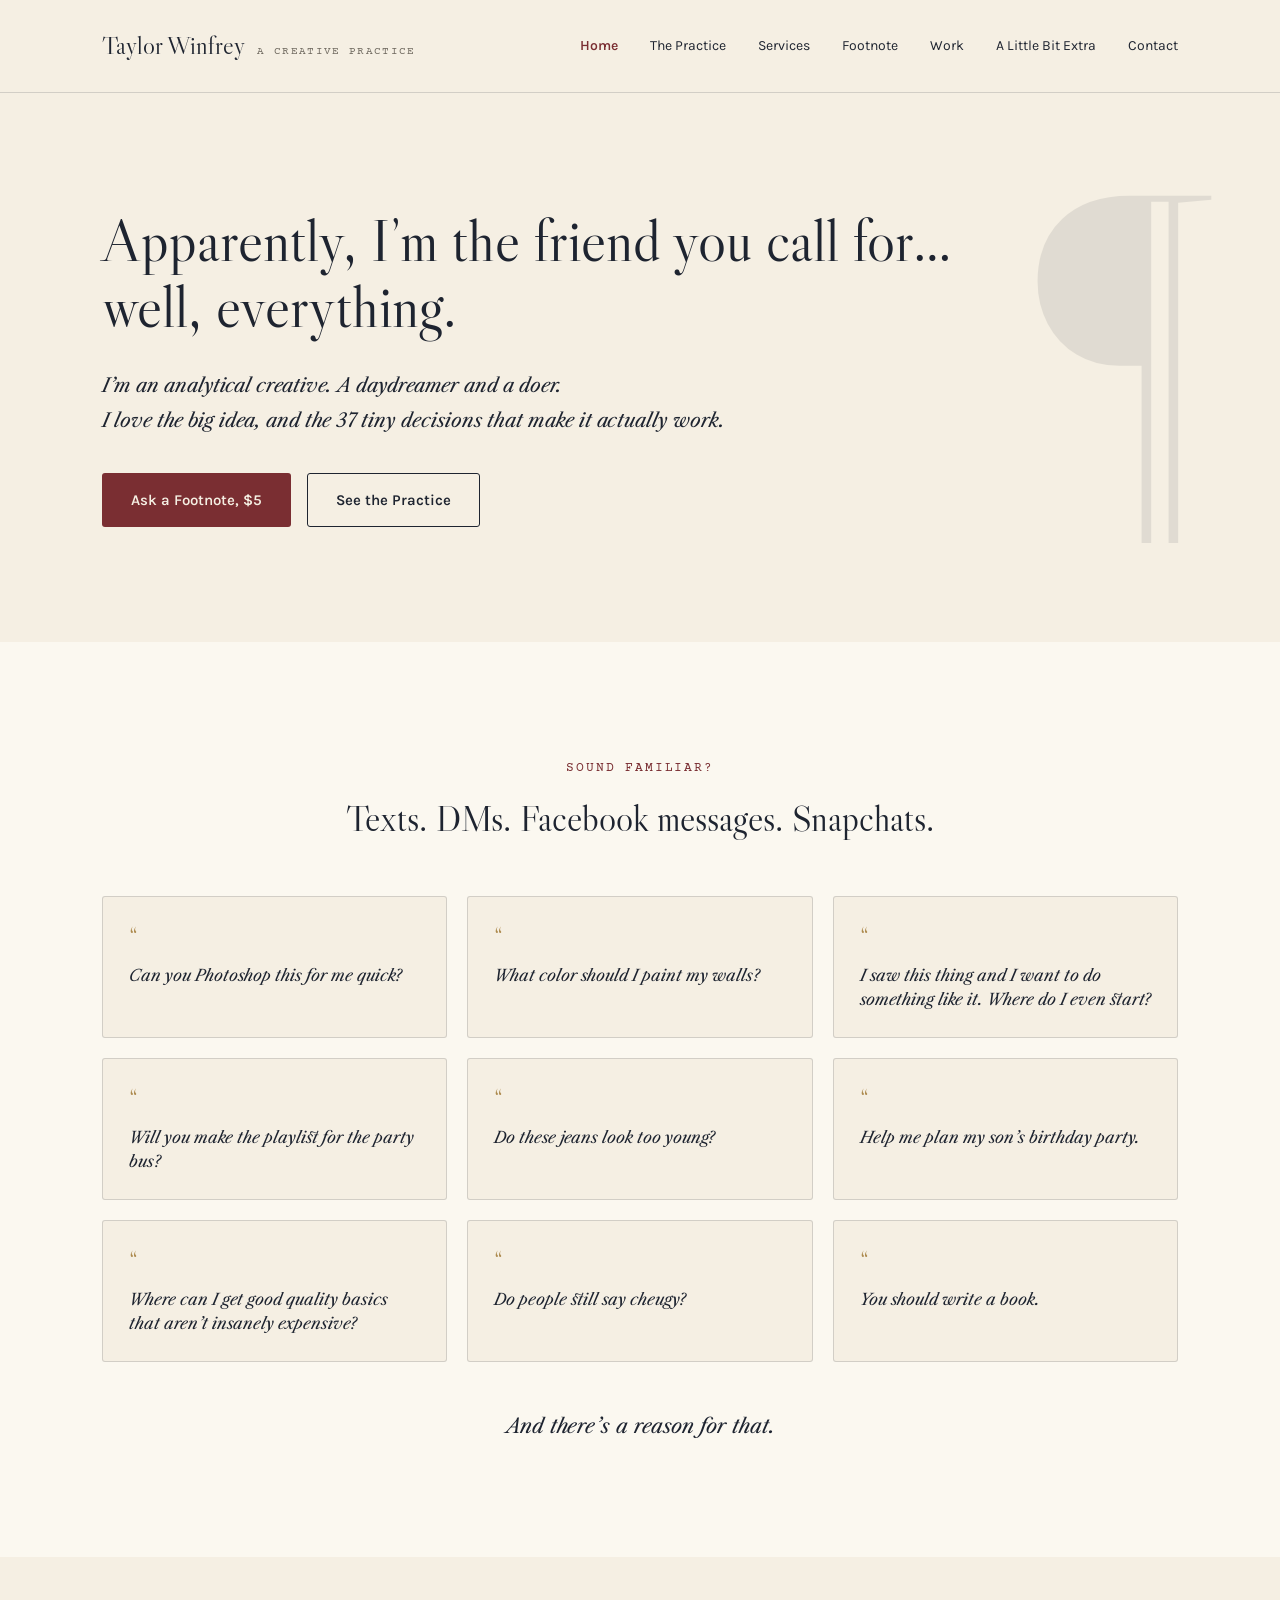
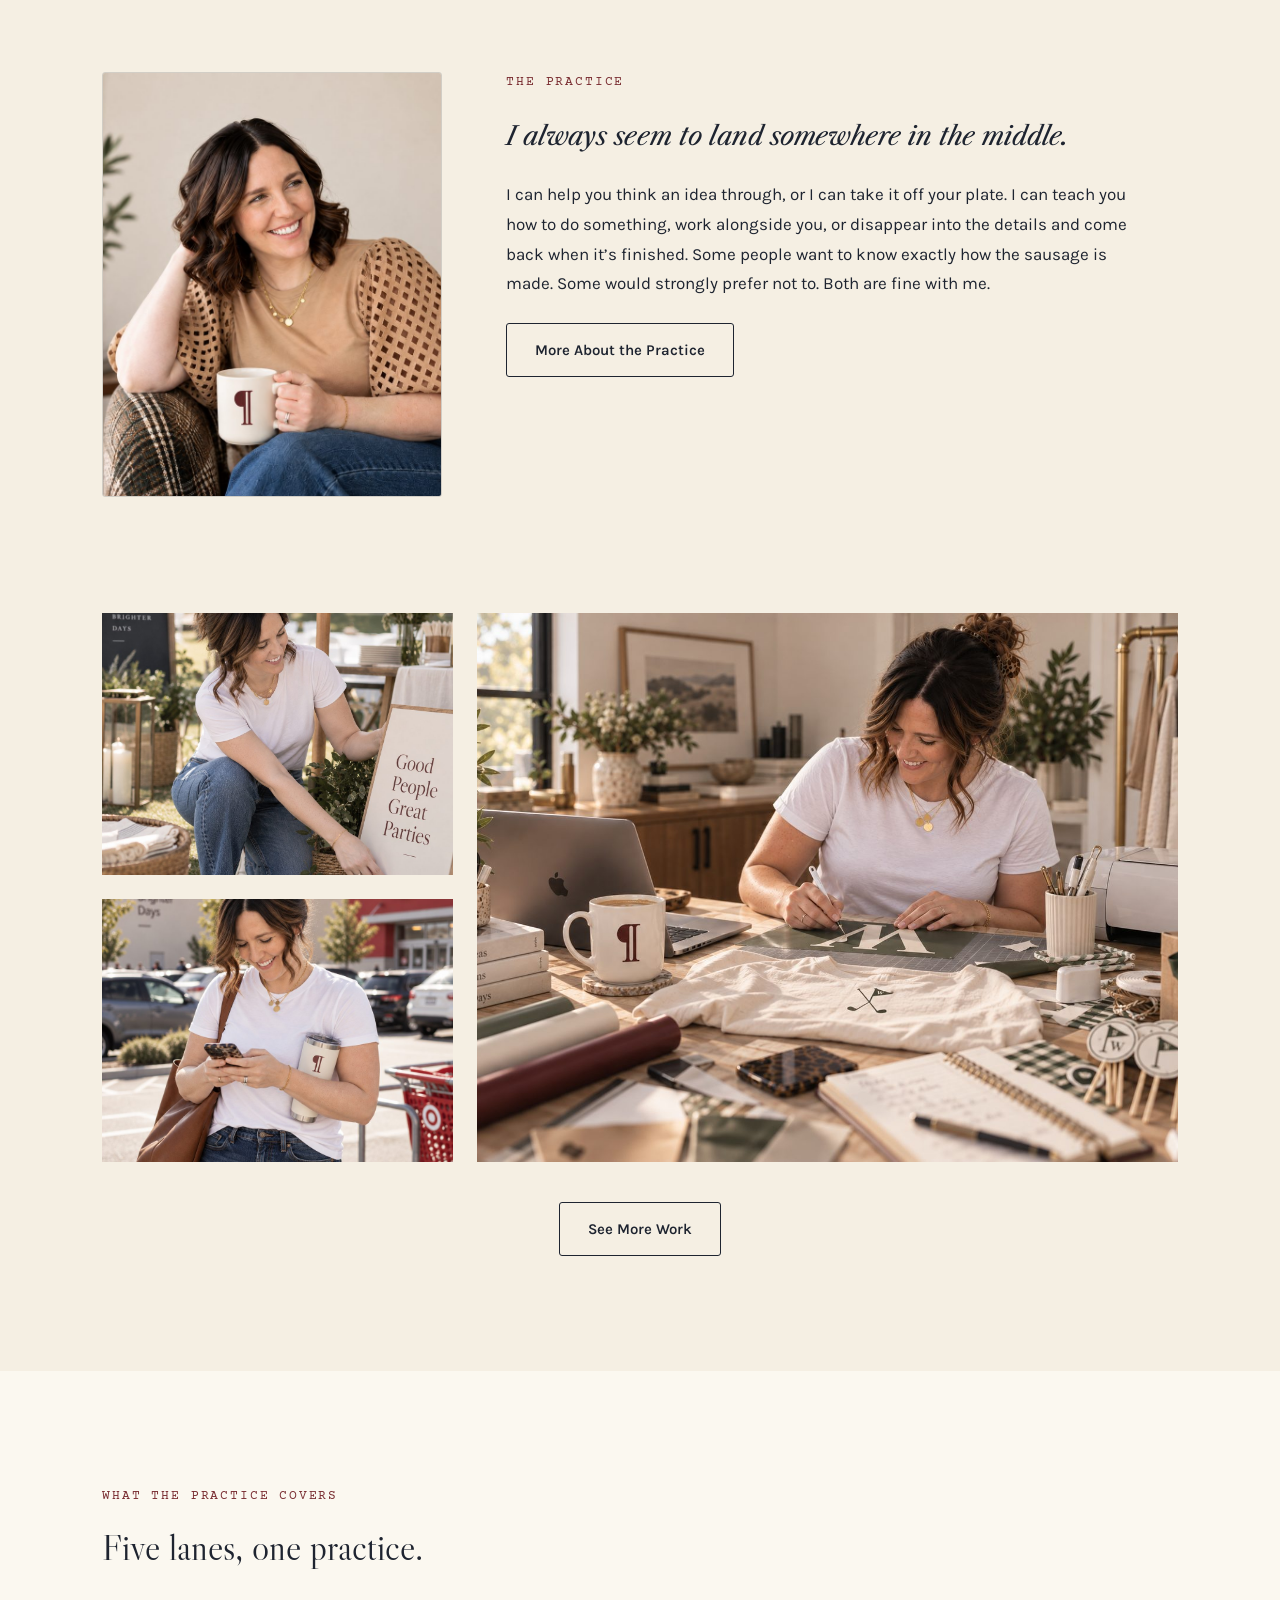
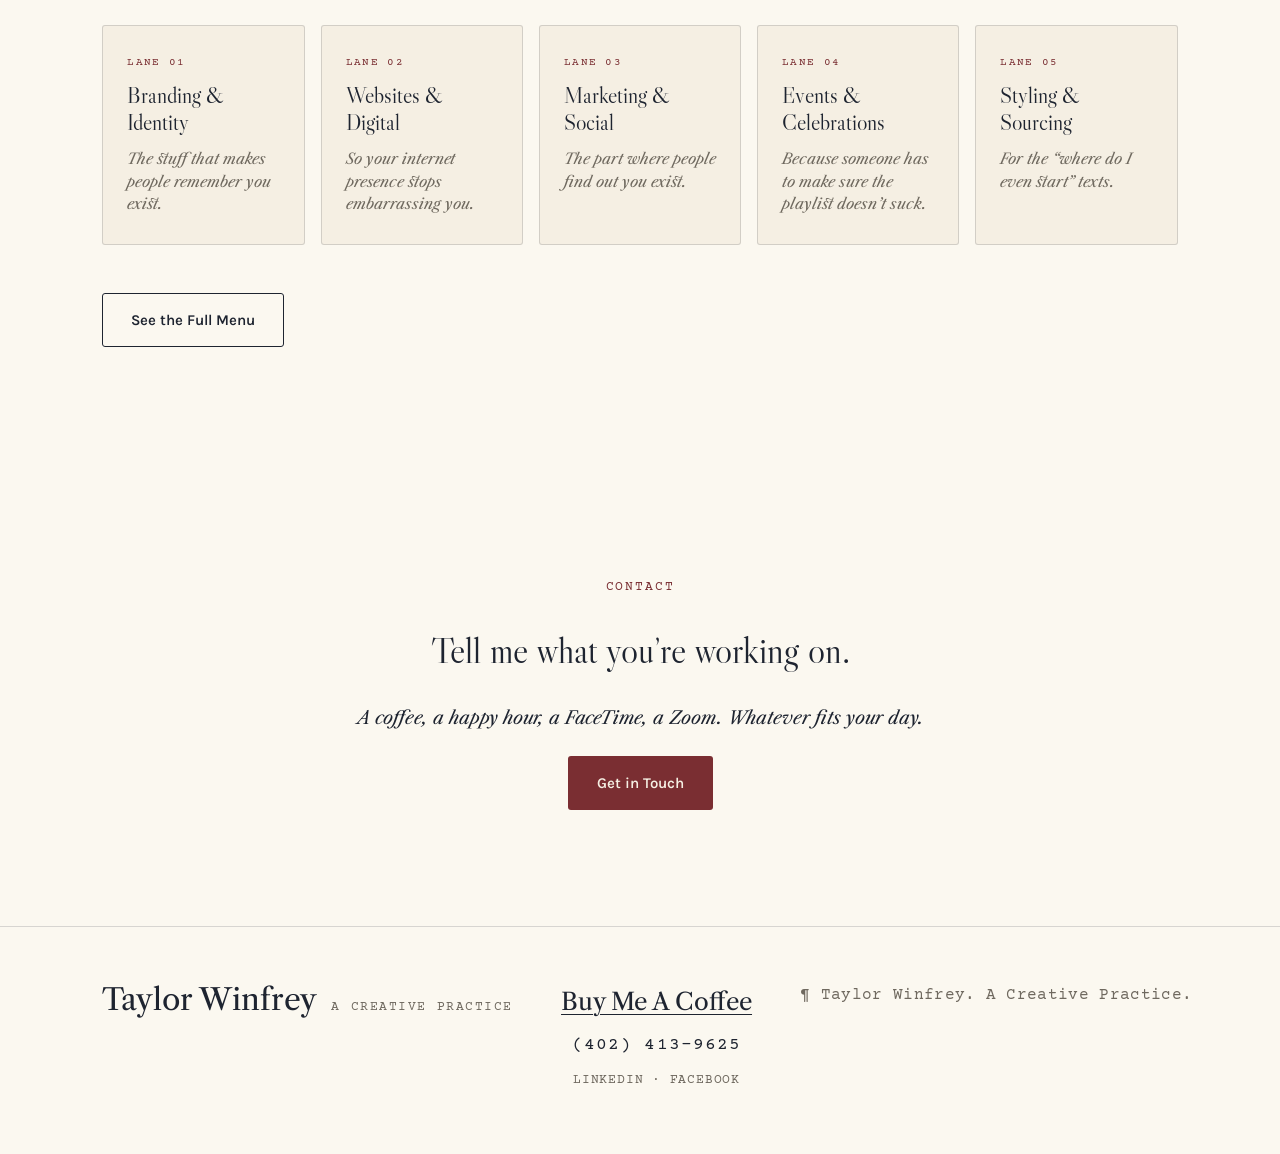
<file: index.html>
<!doctype html>
<html lang="en">
<head>
  <!-- Google tag (gtag.js) -->
  <script async src="https://www.googletagmanager.com/gtag/js?id=G-GQNHWWT602"></script>
  <script>
    window.dataLayer = window.dataLayer || [];
    function gtag(){dataLayer.push(arguments);}
    gtag('js', new Date());

    gtag('config', 'G-GQNHWWT602');
  </script>
  <meta charset="utf-8">
  <meta name="viewport" content="width=device-width, initial-scale=1">
  <title>Taylor Winfrey | Branding, Marketing &amp; Events in Lincoln, NE</title>
  <meta name="description" content="Taylor Winfrey is an analytical creative in Lincoln, Nebraska. Branding, websites, marketing, social media, event planning and styling, all under one creative practice.">
  <link rel="canonical" href="https://taylorwinfrey.com/">
  <meta property="og:type" content="website">
  <meta property="og:site_name" content="Taylor Winfrey">
  <meta property="og:title" content="Taylor Winfrey | A Creative Practice">
  <meta property="og:description" content="Taylor Winfrey is an analytical creative in Lincoln, Nebraska. Branding, websites, marketing, social media, event planning and styling, all under one creative practice.">
  <meta property="og:url" content="https://taylorwinfrey.com/">
  <meta property="og:image" content="https://taylorwinfrey.com/images/share.jpg">
  <meta property="og:image:width" content="1200">
  <meta property="og:image:height" content="630">
  <meta name="twitter:card" content="summary_large_image">
  <script type="application/ld+json">
  {
    "@context": "https://schema.org",
    "@graph": [
      {
        "@type": "ProfessionalService",
        "@id": "https://taylorwinfrey.com/#business",
        "name": "Taylor Winfrey, A Creative Practice",
        "url": "https://taylorwinfrey.com/",
        "image": "https://taylorwinfrey.com/images/share.jpg",
        "logo": "https://taylorwinfrey.com/favicon.svg",
        "telephone": "+1-402-413-9625",
        "email": "taylorwinfreycreativepractice@gmail.com",
        "priceRange": "$$",
        "description": "Branding, websites, marketing, social media, event planning and styling in Lincoln, Nebraska.",
        "address": {
          "@type": "PostalAddress",
          "addressLocality": "Lincoln",
          "addressRegion": "NE",
          "addressCountry": "US"
        },
        "areaServed": [
          {
            "@type": "City",
            "name": "Lincoln, NE"
          },
          {
            "@type": "State",
            "name": "Nebraska"
          }
        ],
        "founder": {
          "@id": "https://taylorwinfrey.com/#taylor"
        },
        "knowsAbout": [
          "Branding",
          "Brand strategy",
          "Logo design",
          "Web design",
          "Social media marketing",
          "Marketing consulting",
          "Event planning",
          "Event styling",
          "Tablescapes"
        ]
      },
      {
        "@type": "Person",
        "@id": "https://taylorwinfrey.com/#taylor",
        "name": "Taylor Winfrey",
        "url": "https://taylorwinfrey.com/",
        "image": "https://taylorwinfrey.com/images/portrait.jpg",
        "jobTitle": "Creative and marketing consultant",
        "worksFor": {
          "@id": "https://taylorwinfrey.com/#business"
        },
        "address": {
          "@type": "PostalAddress",
          "addressLocality": "Lincoln",
          "addressRegion": "NE",
          "addressCountry": "US"
        },
        "sameAs": [
          "https://www.linkedin.com/in/taylorwinfrey",
          "https://www.facebook.com/tlr.craig"
        ]
      },
      {
        "@type": "WebSite",
        "@id": "https://taylorwinfrey.com/#site",
        "url": "https://taylorwinfrey.com/",
        "name": "Taylor Winfrey",
        "publisher": {
          "@id": "https://taylorwinfrey.com/#business"
        }
      }
    ]
  }
  </script>
  <link rel="icon" href="favicon.svg" type="image/svg+xml">
  <link rel="preconnect" href="https://fonts.googleapis.com">
  <link rel="preconnect" href="https://fonts.gstatic.com" crossorigin>
  <link rel="stylesheet" href="https://fonts.googleapis.com/css2?family=Libre+Caslon+Display&family=Libre+Caslon+Text:ital,wght@0,400;0,700;1,400&family=Karla:wght@400;500;600;700&family=Courier+Prime:ital,wght@0,400;0,700&display=swap">
  <link rel="stylesheet" href="styles.css?v=202610201500">
</head>
<body>
<div class="wrap">

  <nav class="nav" aria-label="Main">
    <a href="index.html" class="brand">
      <span class="brand__name">Taylor Winfrey</span>
      <span class="brand__tag">A Creative Practice</span>
    </a>
    <div class="nav__links">
      <a href="index.html" aria-current="page">Home</a>
      <a href="practice.html">The Practice</a>
      <a href="services.html">Services</a>
      <a href="footnote.html">Footnote</a>
      <a href="work.html">Work</a>
      <a href="extras.html">A Little Bit Extra</a>
      <a href="contact.html">Contact</a>
    </div>
  </nav>

  <main>

    <!-- Hero -->
    <section class="section has-mark home-hero">
      <div class="mark home-hero__mark" aria-hidden="true">&para;</div>
      <div class="hero__copy stack gap-28">
        <h1>Apparently, I&rsquo;m the friend you call for&hellip; well, everything.</h1>
        <p class="lede-italic">I&rsquo;m an analytical creative. A daydreamer and a doer. <br>I love the big idea, and the 37 tiny decisions that make it actually work.</p>
        <div class="btn-row" style="margin-top: 8px;">
          <a href="footnote.html" class="btn btn--oxblood">Ask a Footnote, $5</a>
          <a href="practice.html" class="btn btn--outline">See the Practice</a>
        </div>
      </div>
    </section>

    <!-- Sound familiar -->
    <section id="familiar" class="section section--card stack gap-48">
      <div class="stack gap-12 center">
        <p class="eyebrow">Sound Familiar?</p>
        <h2 style="font-size: clamp(28px, 3vw, 36px);">Texts. DMs. Facebook messages. Snapchats.</h2>
      </div>
      <div class="quotes">
        <div class="quote"><div class="quote__mark" aria-hidden="true">&ldquo;</div><p>Can you Photoshop this for me quick?</p></div>
        <div class="quote"><div class="quote__mark" aria-hidden="true">&ldquo;</div><p>What color should I paint my walls?</p></div>
        <div class="quote"><div class="quote__mark" aria-hidden="true">&ldquo;</div><p>I saw this thing and I want to do something like it. Where do I even start?</p></div>
        <div class="quote"><div class="quote__mark" aria-hidden="true">&ldquo;</div><p>Will you make the playlist for the party bus?</p></div>
        <div class="quote"><div class="quote__mark" aria-hidden="true">&ldquo;</div><p>Do these jeans look too young?</p></div>
        <div class="quote"><div class="quote__mark" aria-hidden="true">&ldquo;</div><p>Help me plan my son&rsquo;s birthday party.</p></div>
        <div class="quote"><div class="quote__mark" aria-hidden="true">&ldquo;</div><p>Where can I get good quality basics that aren&rsquo;t insanely expensive?</p></div>
        <div class="quote"><div class="quote__mark" aria-hidden="true">&ldquo;</div><p>Do people still say cheugy?</p></div>
        <div class="quote"><div class="quote__mark" aria-hidden="true">&ldquo;</div><p>You should write a book.</p></div>
      </div>
      <p class="lede-italic" style="text-align: center; font-size: 20px;">And there&rsquo;s a reason for that.</p>
    </section>

    <!-- The Practice teaser -->
    <section id="practice" class="section split">
      <div class="frame frame--portrait">
        <img src="images/portrait.jpg" alt="Taylor Winfrey" width="900" height="900">
      </div>
      <div class="stack gap-24" style="max-width: 640px;">
        <p class="eyebrow">The Practice</p>
        <p class="lede-italic" style="font-size: 26px; line-height: 1.5;">I always seem to land somewhere in the middle.</p>
        <p class="body-copy">I can help you think an idea through, or I can take it off your plate. I can teach you how to do something, work alongside you, or disappear into the details and come back when it&rsquo;s finished. Some people want to know exactly how the sausage is made. Some would strongly prefer not to. Both are fine with me.</p>
        <div class="btn-row"><a href="practice.html" class="btn btn--outline">More About the Practice</a></div>
      </div>
    </section>

    <!-- Photo collage -->
    <section class="section collage-wrap" style="padding-top: 0;">
      <div class="collage">
        <div class="frame collage__a"><img src="images/work-outdoor.jpg" alt="Taylor setting up an outdoor event sign" loading="lazy"></div>
        <div class="frame collage__b"><img src="images/hero.jpg" alt="Taylor texting, tumbler in hand" loading="lazy"></div>
        <div class="frame collage__c"><img src="images/work-merch.jpg" alt="Taylor designing custom apparel at her desk" loading="lazy"></div>
      </div>
      <div class="btn-row" style="justify-content: center;"><a href="work.html" class="btn btn--outline">See More Work</a></div>
    </section>

    <!-- Services lanes -->
    <section id="services" class="section section--card stack gap-48">
      <div class="stack gap-12">
        <p class="eyebrow">What the Practice Covers</p>
        <h2 style="font-size: clamp(28px, 3vw, 36px);">Five lanes, one practice.</h2>
      </div>
      <div class="lanes lanes--five">
        <a href="services.html" class="lane lane--link">
          <p class="lane__label">Lane 01</p>
          <h3>Branding &amp; Identity</h3>
          <p class="lane__tag">The stuff that makes people remember you exist.</p>
        </a>
        <a href="services.html" class="lane lane--link">
          <p class="lane__label">Lane 02</p>
          <h3>Websites &amp; Digital</h3>
          <p class="lane__tag">So your internet presence stops embarrassing you.</p>
        </a>
        <a href="services.html" class="lane lane--link">
          <p class="lane__label">Lane 03</p>
          <h3>Marketing &amp; Social</h3>
          <p class="lane__tag">The part where people find out you exist.</p>
        </a>
        <a href="services.html" class="lane lane--link">
          <p class="lane__label">Lane 04</p>
          <h3>Events &amp; Celebrations</h3>
          <p class="lane__tag">Because someone has to make sure the playlist doesn&rsquo;t suck.</p>
        </a>
        <a href="services.html" class="lane lane--link">
          <p class="lane__label">Lane 05</p>
          <h3>Styling &amp; Sourcing</h3>
          <p class="lane__tag">For the &ldquo;where do I even start&rdquo; texts.</p>
        </a>
      </div>
      <div class="btn-row"><a href="services.html" class="btn btn--outline">See the Full Menu</a></div>
    </section>

    <!-- Contact teaser -->
    <section id="contact" class="section section--card stack gap-24 center">
      <p class="eyebrow">Contact</p>
      <h2 style="font-size: clamp(28px, 3vw, 36px);">Tell me what you&rsquo;re working on.</h2>
      <p class="lede-italic" style="font-size: 18px;">A coffee, a happy hour, a FaceTime, a Zoom. Whatever fits your day.</p>
      <div class="btn-row" style="justify-content: center;"><a href="contact.html" class="btn btn--oxblood">Get in Touch</a></div>
    </section>

  </main>

  <footer class="footer">
    <div class="footer__brand">
      <span class="footer__name">Taylor Winfrey</span>
      <span class="footer__tag">A Creative Practice</span>
    </div>
    <div class="footer__links">
      <a href="https://buymeacoffee.com/twinfrey" target="_blank" rel="noopener" class="footer__coffee">Buy Me A Coffee</a>
      <a href="tel:+14024139625" class="footer__phone">(402) 413-9625</a>
      <span class="footer__social"><a href="https://www.linkedin.com/in/taylorwinfrey" target="_blank" rel="noopener me">LinkedIn</a> <span aria-hidden="true">&middot;</span> <a href="https://www.facebook.com/tlr.craig" target="_blank" rel="noopener me">Facebook</a></span>
    </div>
    <p class="footer__colophon">&para; Taylor Winfrey. A Creative Practice.</p>
  </footer>

</div>
</body>
</html>
</file>
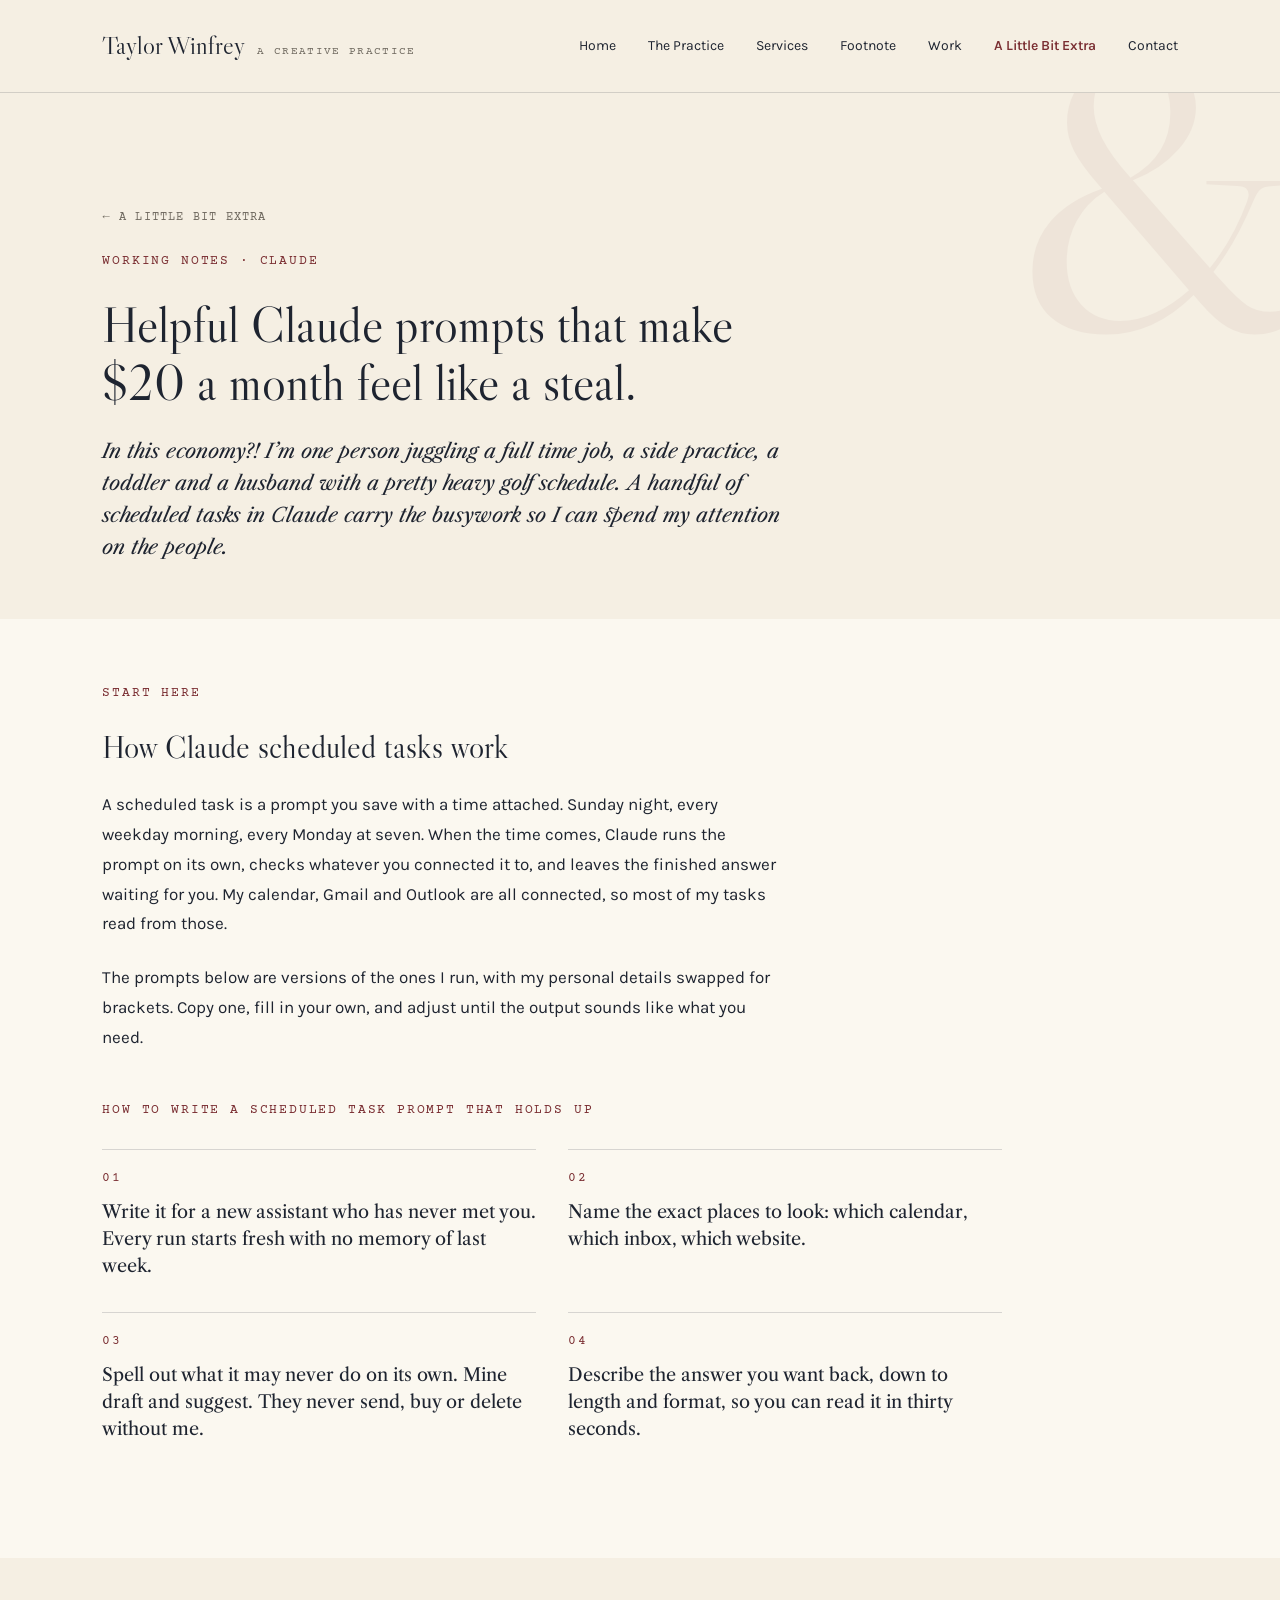
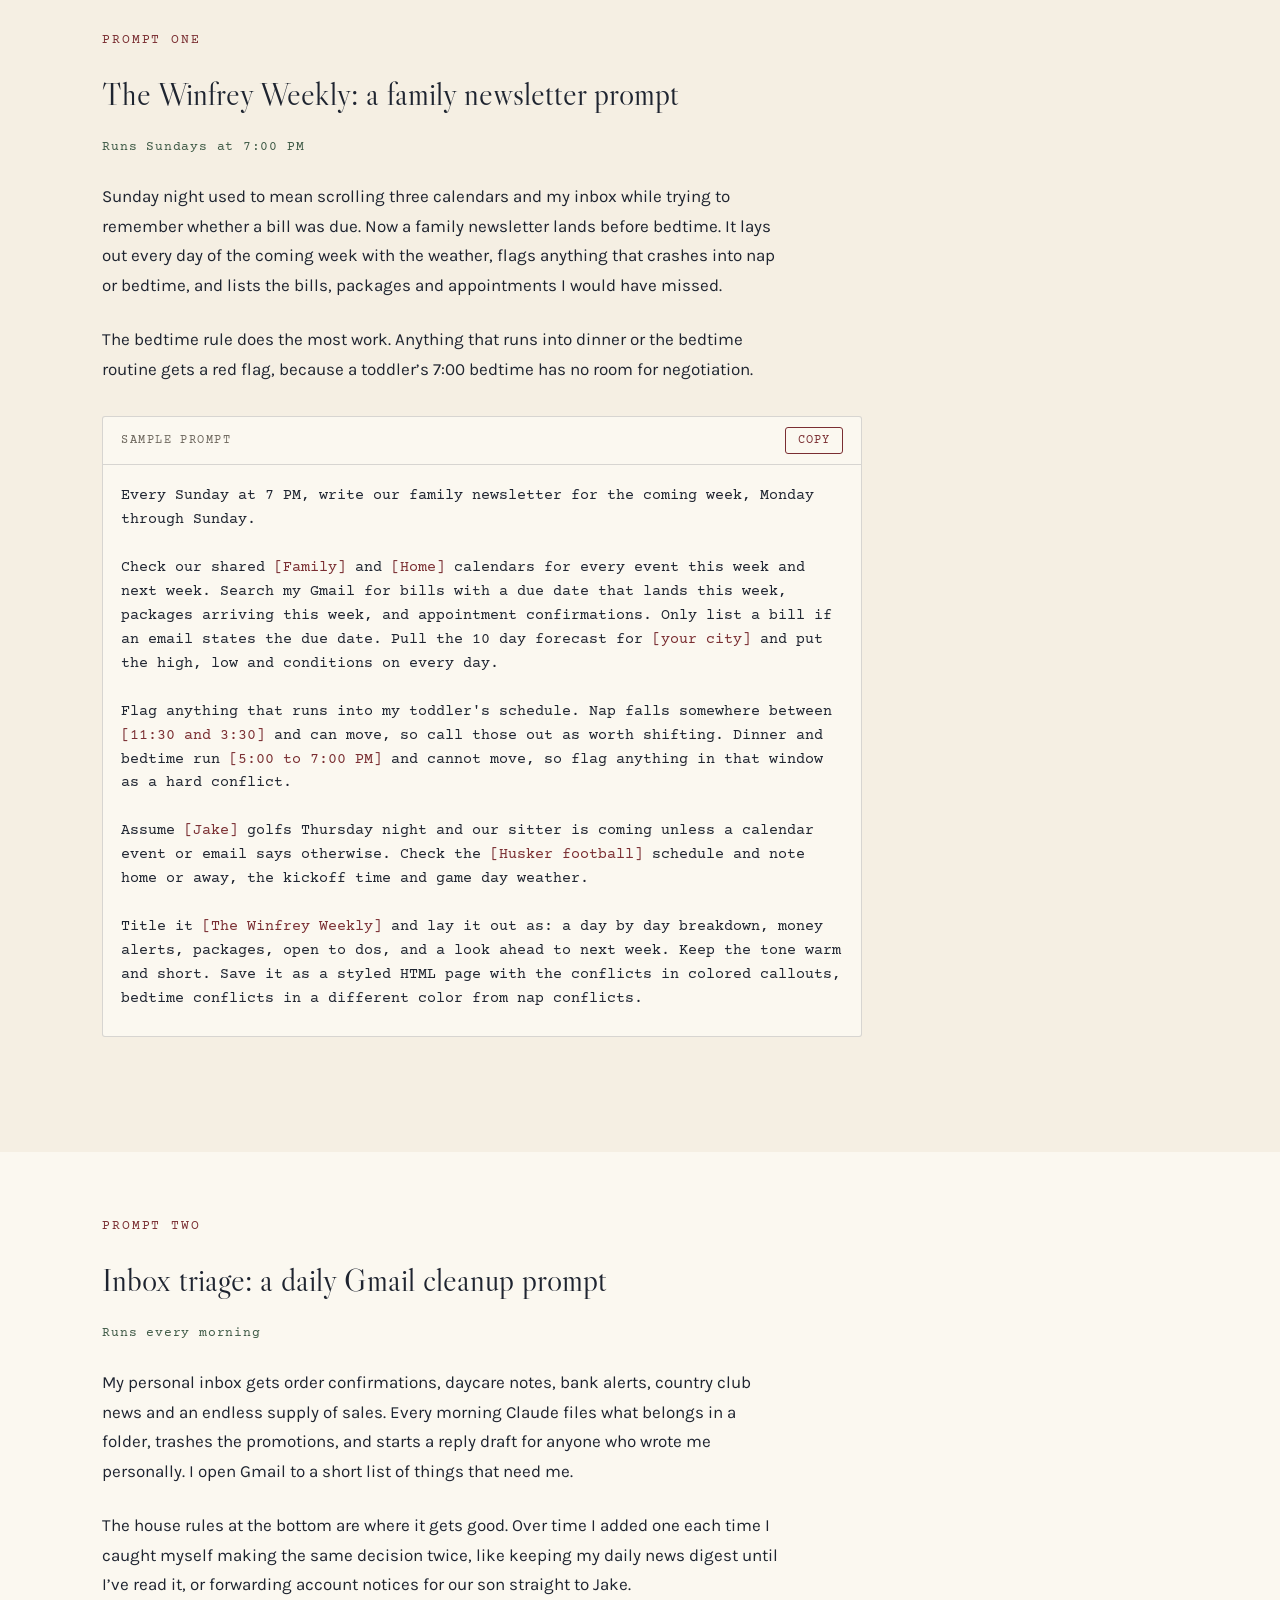
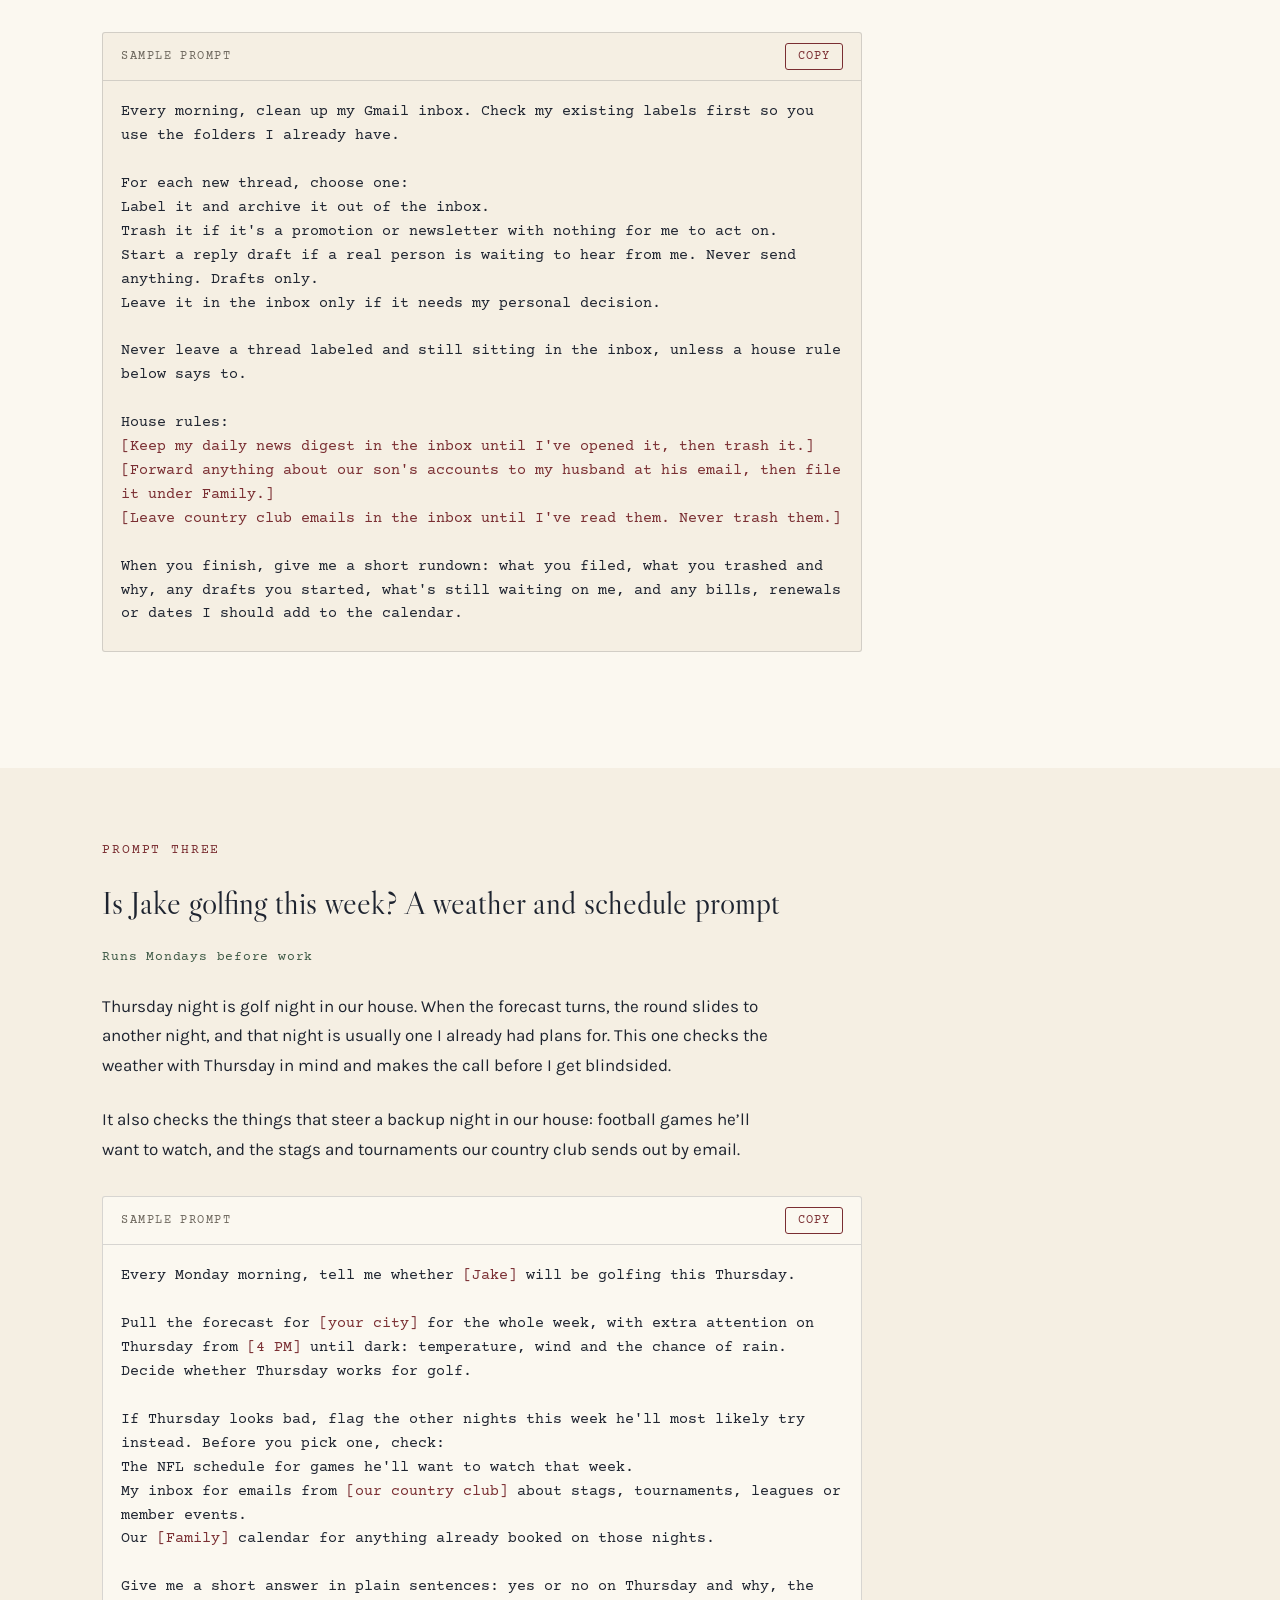
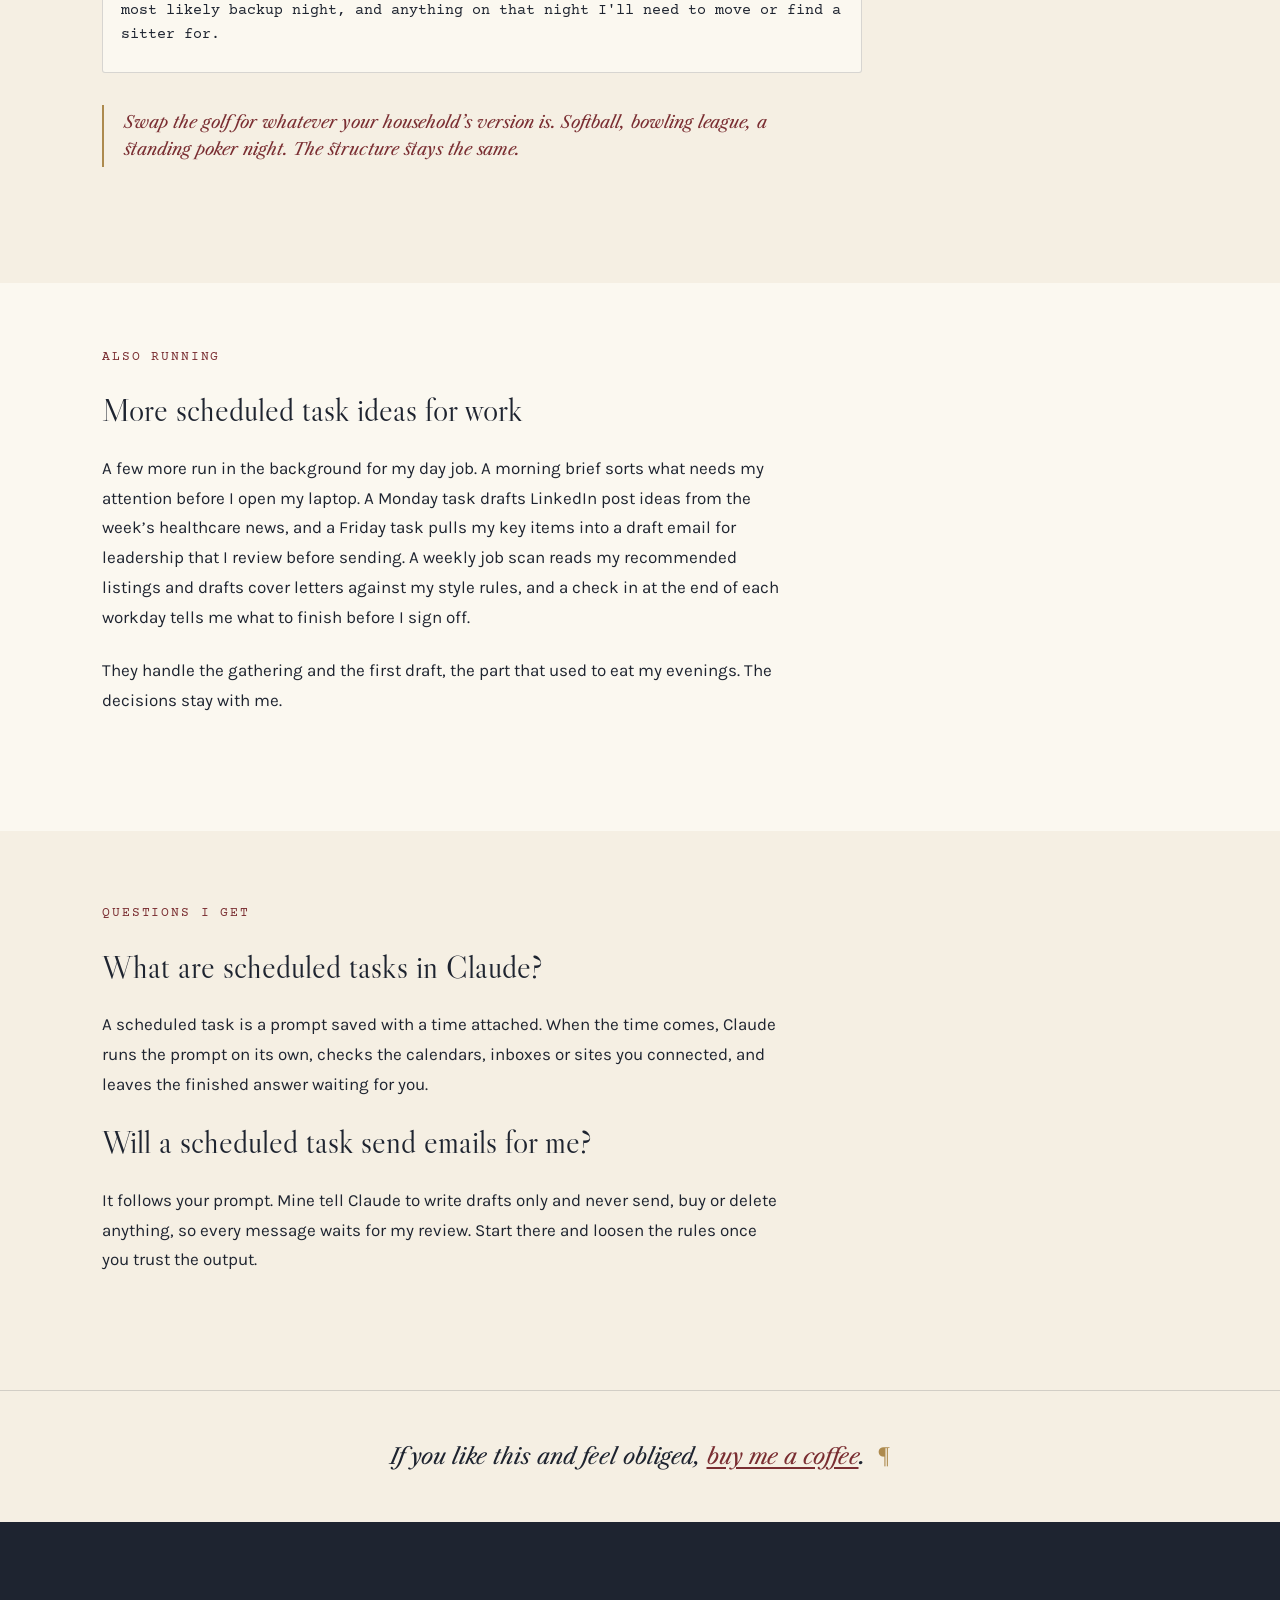
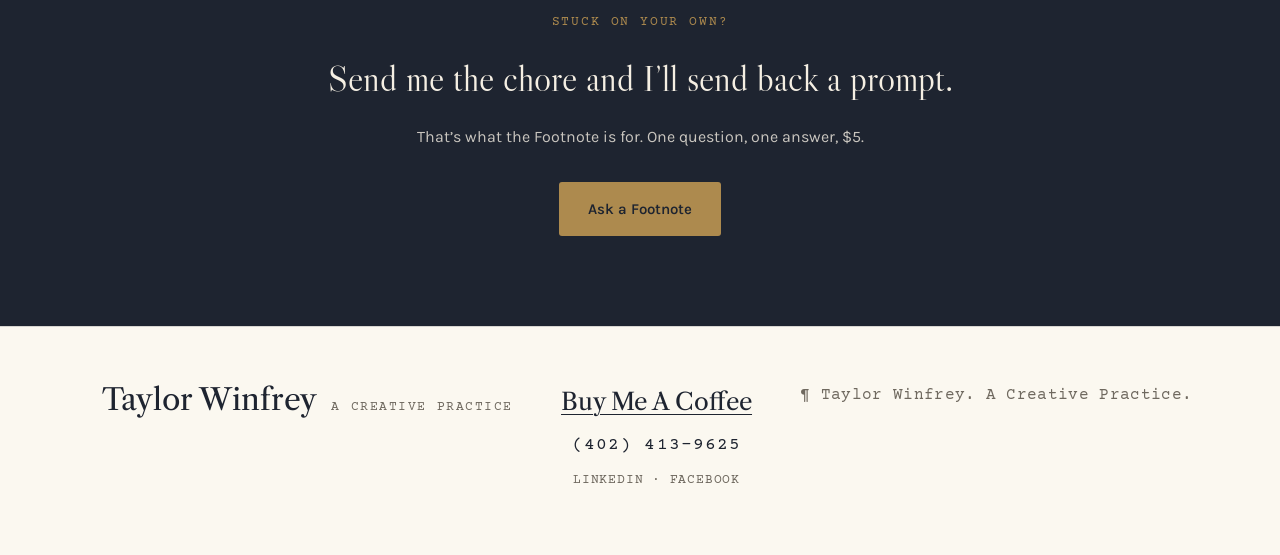
<file: claude-prompts.html>
<!doctype html>
<html lang="en">
<head>
  <!-- Google tag (gtag.js) -->
  <script async src="https://www.googletagmanager.com/gtag/js?id=G-GQNHWWT602"></script>
  <script>
    window.dataLayer = window.dataLayer || [];
    function gtag(){dataLayer.push(arguments);}
    gtag('js', new Date());

    gtag('config', 'G-GQNHWWT602');
  </script>
  <meta charset="utf-8">
  <meta name="viewport" content="width=device-width, initial-scale=1">
  <title>Claude Scheduled Task Examples and Prompts to Copy | Taylor Winfrey</title>
  <meta name="description" content="Real Claude scheduled task examples for busy parents: a weekly family newsletter, a daily Gmail inbox cleanup and a golf night forecast, with copy and paste prompts.">
  <link rel="canonical" href="https://taylorwinfrey.com/claude-prompts.html">
  <meta property="og:type" content="article">
  <meta property="og:site_name" content="Taylor Winfrey">
  <meta property="og:title" content="Helpful Claude prompts that make $20 a month feel like a steal">
  <meta property="og:description" content="Real Claude scheduled task examples: a weekly family newsletter, a daily inbox cleanup and a golf night forecast, with copy and paste prompts.">
  <meta name="author" content="Taylor Winfrey">
  <meta property="article:author" content="https://www.linkedin.com/in/taylorwinfrey">
  <meta property="article:published_time" content="2026-10-19">
  <meta name="twitter:title" content="Helpful Claude prompts that make $20 a month feel like a steal">
  <meta name="twitter:description" content="Real Claude scheduled task examples with copy and paste prompts.">
  <meta property="og:url" content="https://taylorwinfrey.com/claude-prompts.html">
  <meta property="og:image" content="https://taylorwinfrey.com/images/share.jpg">
  <meta property="og:image:width" content="1200">
  <meta property="og:image:height" content="630">
  <meta name="twitter:card" content="summary_large_image">
  <link rel="icon" href="favicon.svg" type="image/svg+xml">
  <link rel="preconnect" href="https://fonts.googleapis.com">
  <link rel="preconnect" href="https://fonts.gstatic.com" crossorigin>
  <link rel="stylesheet" href="https://fonts.googleapis.com/css2?family=Libre+Caslon+Display&family=Libre+Caslon+Text:ital,wght@0,400;0,700;1,400&family=Karla:wght@400;500;600;700&family=Courier+Prime:ital,wght@0,400;0,700&display=swap">
  <link rel="stylesheet" href="styles.css?v=202610201500">
  <style>
    .post { max-width: 680px; }
    .post h2 { font-size: clamp(26px, 2.6vw, 32px); line-height: 1.2; }
    .post-note { border-left: 2px solid var(--brass); padding: 4px 0 4px 20px; font-family: var(--font-text); font-style: italic; font-size: 17px; line-height: 1.6; color: var(--oxblood); }
    .steps__list--four { grid-template-columns: repeat(2, 1fr); }
    @media (max-width: 720px) { .steps__list--four { grid-template-columns: 1fr; } }

    .prompt { max-width: 760px; margin-top: 8px; border: 1px solid var(--rule); border-radius: 3px; background: var(--paper); }
    .section--card .prompt { background: var(--paper); }
    .section:not(.section--card) .prompt { background: var(--card); }
    .prompt__bar { display: flex; align-items: center; justify-content: space-between; gap: 16px; padding: 10px 18px; border-bottom: 1px solid var(--rule); }
    .prompt__label { font-family: var(--font-mono); font-size: 12px; letter-spacing: 0.12em; text-transform: uppercase; color: var(--taupe); }
    .prompt__copy { font-family: var(--font-mono); font-size: 12px; letter-spacing: 0.1em; text-transform: uppercase; color: var(--oxblood); background: none; border: 1px solid var(--oxblood); border-radius: 3px; padding: 6px 12px; cursor: pointer; white-space: nowrap; }
    .prompt__copy:hover { background: var(--oxblood); color: var(--paper); }
    .prompt pre { margin: 0; padding: 20px 18px 24px; font-family: var(--font-mono); font-size: 14.5px; line-height: 1.65; white-space: pre-wrap; overflow-wrap: anywhere; color: var(--ink); }
    .prompt mark { background: none; color: var(--oxblood); }
    .when { font-family: var(--font-mono); font-size: 13px; letter-spacing: 0.06em; color: var(--bottle); }
  </style>
  <script type="application/ld+json">
  {
    "@context": "https://schema.org",
    "@graph": [
      {
        "@type": "Article",
        "@id": "https://taylorwinfrey.com/claude-prompts.html#article",
        "headline": "Helpful Claude prompts that make $20 a month feel like a steal",
        "alternativeHeadline": "Claude scheduled task examples and prompts to copy",
        "description": "Real Claude scheduled task examples for busy parents: a weekly family newsletter, a daily Gmail inbox cleanup and a golf night forecast, with copy and paste prompts.",
        "image": "https://taylorwinfrey.com/images/share.jpg",
        "datePublished": "2026-10-19",
        "dateModified": "2026-10-19",
        "inLanguage": "en-US",
        "mainEntityOfPage": "https://taylorwinfrey.com/claude-prompts.html",
        "keywords": ["Claude scheduled tasks", "Claude prompts", "AI for busy parents", "inbox automation", "family newsletter"],
        "about": [{"@type": "SoftwareApplication", "name": "Claude", "applicationCategory": "AI assistant"}],
        "author": {
          "@type": "Person",
          "name": "Taylor Winfrey",
          "url": "https://taylorwinfrey.com/practice.html",
          "sameAs": ["https://www.linkedin.com/in/taylorwinfrey"]
        },
        "publisher": {"@id": "https://taylorwinfrey.com/#business"}
      },
      {
        "@type": "BreadcrumbList",
        "itemListElement": [
          {"@type": "ListItem", "position": 1, "name": "Home", "item": "https://taylorwinfrey.com/"},
          {"@type": "ListItem", "position": 2, "name": "A Little Bit Extra", "item": "https://taylorwinfrey.com/extras.html"},
          {"@type": "ListItem", "position": 3, "name": "Helpful Claude prompts", "item": "https://taylorwinfrey.com/claude-prompts.html"}
        ]
      },
      {
        "@type": "FAQPage",
        "mainEntity": [
          {"@type": "Question", "name": "What are scheduled tasks in Claude?",
           "acceptedAnswer": {"@type": "Answer", "text": "A scheduled task is a prompt saved with a time attached. When the time comes, Claude runs the prompt on its own, checks the calendars, inboxes or sites you connected, and leaves the finished answer waiting for you."}},
          {"@type": "Question", "name": "How do I write a scheduled task prompt that works every week?",
           "acceptedAnswer": {"@type": "Answer", "text": "Write it for an assistant who has never met you, since each run starts fresh. Name the exact calendars and inboxes to check, list anything it should never do on its own, and describe the answer you want back down to its length and format."}},
          {"@type": "Question", "name": "Will a scheduled task send emails for me?",
           "acceptedAnswer": {"@type": "Answer", "text": "It follows your prompt. My prompts tell Claude to write drafts only and never send, buy or delete anything, so every message waits for my review."}}
        ]
      }
    ]
  }
  </script>
</head>
<body>
<div class="wrap">

  <nav class="nav" aria-label="Main">
    <a href="index.html" class="brand">
      <span class="brand__name">Taylor Winfrey</span>
      <span class="brand__tag">A Creative Practice</span>
    </a>
    <div class="nav__links">
      <a href="index.html">Home</a>
      <a href="practice.html">The Practice</a>
      <a href="services.html">Services</a>
      <a href="footnote.html">Footnote</a>
      <a href="work.html">Work</a>
      <a href="extras.html" aria-current="page">A Little Bit Extra</a>
      <a href="contact.html">Contact</a>
    </div>
  </nav>

  <main>

    <!-- Intro -->
    <section class="section has-mark" style="padding-bottom: 56px;">
      <div class="mark" aria-hidden="true" style="top: -90px; right: -50px; font-size: 380px;">&amp;</div>
      <div class="stack gap-24" style="max-width: 680px;">
        <a href="extras.html" class="crumb">&larr; A Little Bit Extra</a>
        <p class="eyebrow">Working Notes &middot; Claude</p>
        <h1 style="font-size: clamp(36px, 4.2vw, 50px); line-height: 1.15;">Helpful Claude prompts that make $20 a month feel like a steal.</h1>
        <p class="lede-italic" style="font-size: 20px; line-height: 1.6;">In this economy?! I&rsquo;m one person juggling a full time job, a side practice, a toddler and a husband with a pretty heavy golf schedule. A handful of scheduled tasks in Claude carry the busywork so I can spend my attention on the people.</p>
      </div>
    </section>

    <!-- How it works -->
    <section class="section section--card" style="padding-top: 64px;">
      <div class="stack gap-24 post">
        <p class="eyebrow">Start Here</p>
        <h2>How Claude scheduled tasks work</h2>
        <p class="body-copy">A scheduled task is a prompt you save with a time attached. Sunday night, every weekday morning, every Monday at seven. When the time comes, Claude runs the prompt on its own, checks whatever you connected it to, and leaves the finished answer waiting for you. My calendar, Gmail and Outlook are all connected, so most of my tasks read from those.</p>
        <p class="body-copy">The prompts below are versions of the ones I run, with my personal details swapped for brackets. Copy one, fill in your own, and adjust until the output sounds like what you need.</p>
      </div>

      <div class="steps" style="margin-top: 48px;">
        <h3 class="eyebrow">How to write a scheduled task prompt that holds up</h3>
        <ol class="steps__list steps__list--four">
          <li><span class="steps__no">01</span><p>Write it for a new assistant who has never met you. Every run starts fresh with no memory of last week.</p></li>
          <li><span class="steps__no">02</span><p>Name the exact places to look: which calendar, which inbox, which website.</p></li>
          <li><span class="steps__no">03</span><p>Spell out what it may never do on its own. Mine draft and suggest. They never send, buy or delete without me.</p></li>
          <li><span class="steps__no">04</span><p>Describe the answer you want back, down to length and format, so you can read it in thirty seconds.</p></li>
        </ol>
      </div>
    </section>

    <!-- Winfrey Weekly -->
    <section class="section" style="padding-top: 72px;">
      <div class="stack gap-24 post">
        <p class="eyebrow">Prompt One</p>
        <h2>The Winfrey Weekly: a family newsletter prompt</h2>
        <p class="when">Runs Sundays at 7:00 PM</p>
        <p class="body-copy">Sunday night used to mean scrolling three calendars and my inbox while trying to remember whether a bill was due. Now a family newsletter lands before bedtime. It lays out every day of the coming week with the weather, flags anything that crashes into nap or bedtime, and lists the bills, packages and appointments I would have missed.</p>
        <p class="body-copy">The bedtime rule does the most work. Anything that runs into dinner or the bedtime routine gets a red flag, because a toddler&rsquo;s 7:00 bedtime has no room for negotiation.</p>
      </div>
      <div class="prompt" style="margin-top: 32px;">
        <div class="prompt__bar"><span class="prompt__label">Sample prompt</span><button type="button" class="prompt__copy">Copy</button></div>
<pre>Every Sunday at 7 PM, write our family newsletter for the coming week, Monday through Sunday.

Check our shared <mark>[Family]</mark> and <mark>[Home]</mark> calendars for every event this week and next week. Search my Gmail for bills with a due date that lands this week, packages arriving this week, and appointment confirmations. Only list a bill if an email states the due date. Pull the 10 day forecast for <mark>[your city]</mark> and put the high, low and conditions on every day.

Flag anything that runs into my toddler's schedule. Nap falls somewhere between <mark>[11:30 and 3:30]</mark> and can move, so call those out as worth shifting. Dinner and bedtime run <mark>[5:00 to 7:00 PM]</mark> and cannot move, so flag anything in that window as a hard conflict.

Assume <mark>[Jake]</mark> golfs Thursday night and our sitter is coming unless a calendar event or email says otherwise. Check the <mark>[Husker football]</mark> schedule and note home or away, the kickoff time and game day weather.

Title it <mark>[The Winfrey Weekly]</mark> and lay it out as: a day by day breakdown, money alerts, packages, open to dos, and a look ahead to next week. Keep the tone warm and short. Save it as a styled HTML page with the conflicts in colored callouts, bedtime conflicts in a different color from nap conflicts.</pre>
      </div>
    </section>

    <!-- Inbox triage -->
    <section class="section section--card" style="padding-top: 64px;">
      <div class="stack gap-24 post">
        <p class="eyebrow">Prompt Two</p>
        <h2>Inbox triage: a daily Gmail cleanup prompt</h2>
        <p class="when">Runs every morning</p>
        <p class="body-copy">My personal inbox gets order confirmations, daycare notes, bank alerts, country club news and an endless supply of sales. Every morning Claude files what belongs in a folder, trashes the promotions, and starts a reply draft for anyone who wrote me personally. I open Gmail to a short list of things that need me.</p>
        <p class="body-copy">The house rules at the bottom are where it gets good. Over time I added one each time I caught myself making the same decision twice, like keeping my daily news digest until I&rsquo;ve read it, or forwarding account notices for our son straight to Jake.</p>
      </div>
      <div class="prompt" style="margin-top: 32px;">
        <div class="prompt__bar"><span class="prompt__label">Sample prompt</span><button type="button" class="prompt__copy">Copy</button></div>
<pre>Every morning, clean up my Gmail inbox. Check my existing labels first so you use the folders I already have.

For each new thread, choose one:
Label it and archive it out of the inbox.
Trash it if it's a promotion or newsletter with nothing for me to act on.
Start a reply draft if a real person is waiting to hear from me. Never send anything. Drafts only.
Leave it in the inbox only if it needs my personal decision.

Never leave a thread labeled and still sitting in the inbox, unless a house rule below says to.

House rules:
<mark>[Keep my daily news digest in the inbox until I've opened it, then trash it.]</mark>
<mark>[Forward anything about our son's accounts to my husband at his email, then file it under Family.]</mark>
<mark>[Leave country club emails in the inbox until I've read them. Never trash them.]</mark>

When you finish, give me a short rundown: what you filed, what you trashed and why, any drafts you started, what's still waiting on me, and any bills, renewals or dates I should add to the calendar.</pre>
      </div>
    </section>

    <!-- Golf forecast -->
    <section class="section" style="padding-top: 72px;">
      <div class="stack gap-24 post">
        <p class="eyebrow">Prompt Three</p>
        <h2>Is Jake golfing this week? A weather and schedule prompt</h2>
        <p class="when">Runs Mondays before work</p>
        <p class="body-copy">Thursday night is golf night in our house. When the forecast turns, the round slides to another night, and that night is usually one I already had plans for. This one checks the weather with Thursday in mind and makes the call before I get blindsided.</p>
        <p class="body-copy">It also checks the things that steer a backup night in our house: football games he&rsquo;ll want to watch, and the stags and tournaments our country club sends out by email.</p>
      </div>
      <div class="prompt" style="margin-top: 32px;">
        <div class="prompt__bar"><span class="prompt__label">Sample prompt</span><button type="button" class="prompt__copy">Copy</button></div>
<pre>Every Monday morning, tell me whether <mark>[Jake]</mark> will be golfing this Thursday.

Pull the forecast for <mark>[your city]</mark> for the whole week, with extra attention on Thursday from <mark>[4 PM]</mark> until dark: temperature, wind and the chance of rain. Decide whether Thursday works for golf.

If Thursday looks bad, flag the other nights this week he'll most likely try instead. Before you pick one, check:
The NFL schedule for games he'll want to watch that week.
My inbox for emails from <mark>[our country club]</mark> about stags, tournaments, leagues or member events.
Our <mark>[Family]</mark> calendar for anything already booked on those nights.

Give me a short answer in plain sentences: yes or no on Thursday and why, the most likely backup night, and anything on that night I'll need to move or find a sitter for.</pre>
      </div>
      <div class="stack gap-24 post" style="margin-top: 32px;">
        <p class="post-note">Swap the golf for whatever your household&rsquo;s version is. Softball, bowling league, a standing poker night. The structure stays the same.</p>
      </div>
    </section>

    <!-- The rest -->
    <section class="section section--card" style="padding-top: 64px;">
      <div class="stack gap-24 post">
        <p class="eyebrow">Also Running</p>
        <h2>More scheduled task ideas for work</h2>
        <p class="body-copy">A few more run in the background for my day job. A morning brief sorts what needs my attention before I open my laptop. A Monday task drafts LinkedIn post ideas from the week&rsquo;s healthcare news, and a Friday task pulls my key items into a draft email for leadership that I review before sending. A weekly job scan reads my recommended listings and drafts cover letters against my style rules, and a check in at the end of each workday tells me what to finish before I sign off.</p>
        <p class="body-copy">They handle the gathering and the first draft, the part that used to eat my evenings. The decisions stay with me.</p>
      </div>
    </section>

    <!-- FAQ -->
    <section class="section" style="padding-top: 72px;">
      <div class="stack gap-24 post">
        <p class="eyebrow">Questions I Get</p>
        <h2>What are scheduled tasks in Claude?</h2>
        <p class="body-copy">A scheduled task is a prompt saved with a time attached. When the time comes, Claude runs the prompt on its own, checks the calendars, inboxes or sites you connected, and leaves the finished answer waiting for you.</p>
        <h2>Will a scheduled task send emails for me?</h2>
        <p class="body-copy">It follows your prompt. Mine tell Claude to write drafts only and never send, buy or delete anything, so every message waits for my review. Start there and loosen the rules once you trust the output.</p>
      </div>
    </section>

    <section class="section coffee-note">
      <p>If you like this and feel obliged, <a href="https://buymeacoffee.com/twinfrey" target="_blank" rel="noopener">buy me a coffee</a>. <span aria-hidden="true">&para;</span></p>
    </section>

    <section class="section section--ink stack center" style="gap: 24px; padding-top: 90px; padding-bottom: 90px;">
      <p class="eyebrow">Stuck on Your Own?</p>
      <h2 style="font-size: clamp(28px, 3vw, 36px); max-width: 640px; line-height: 1.2;">Send me the chore and I&rsquo;ll send back a prompt.</h2>
      <p class="muted-on-ink" style="max-width: 460px; font-size: 16px;">That&rsquo;s what the Footnote is for. One question, one answer, $5.</p>
      <a href="footnote.html" class="btn btn--brass" style="margin-top: 8px;">Ask a Footnote</a>
    </section>

  </main>

  <footer class="footer">
    <div class="footer__brand">
      <span class="footer__name">Taylor Winfrey</span>
      <span class="footer__tag">A Creative Practice</span>
    </div>
    <div class="footer__links">
      <a href="https://buymeacoffee.com/twinfrey" target="_blank" rel="noopener" class="footer__coffee">Buy Me A Coffee</a>
      <a href="tel:+14024139625" class="footer__phone">(402) 413-9625</a>
      <span class="footer__social"><a href="https://www.linkedin.com/in/taylorwinfrey" target="_blank" rel="noopener me">LinkedIn</a> <span aria-hidden="true">&middot;</span> <a href="https://www.facebook.com/tlr.craig" target="_blank" rel="noopener me">Facebook</a></span>
    </div>
    <p class="footer__colophon">&para; Taylor Winfrey. A Creative Practice.</p>
  </footer>

</div>
<script>
  document.querySelectorAll('.prompt__copy').forEach(function (btn) {
    btn.addEventListener('click', function () {
      var text = btn.closest('.prompt').querySelector('pre').innerText;
      var done = function () { btn.textContent = 'Copied'; setTimeout(function () { btn.textContent = 'Copy'; }, 1800); };
      if (navigator.clipboard && navigator.clipboard.writeText) {
        navigator.clipboard.writeText(text).then(done, function () { btn.textContent = 'Select and copy'; });
      } else {
        btn.textContent = 'Select and copy';
      }
    });
  });
</script>
</body>
</html>
</file>
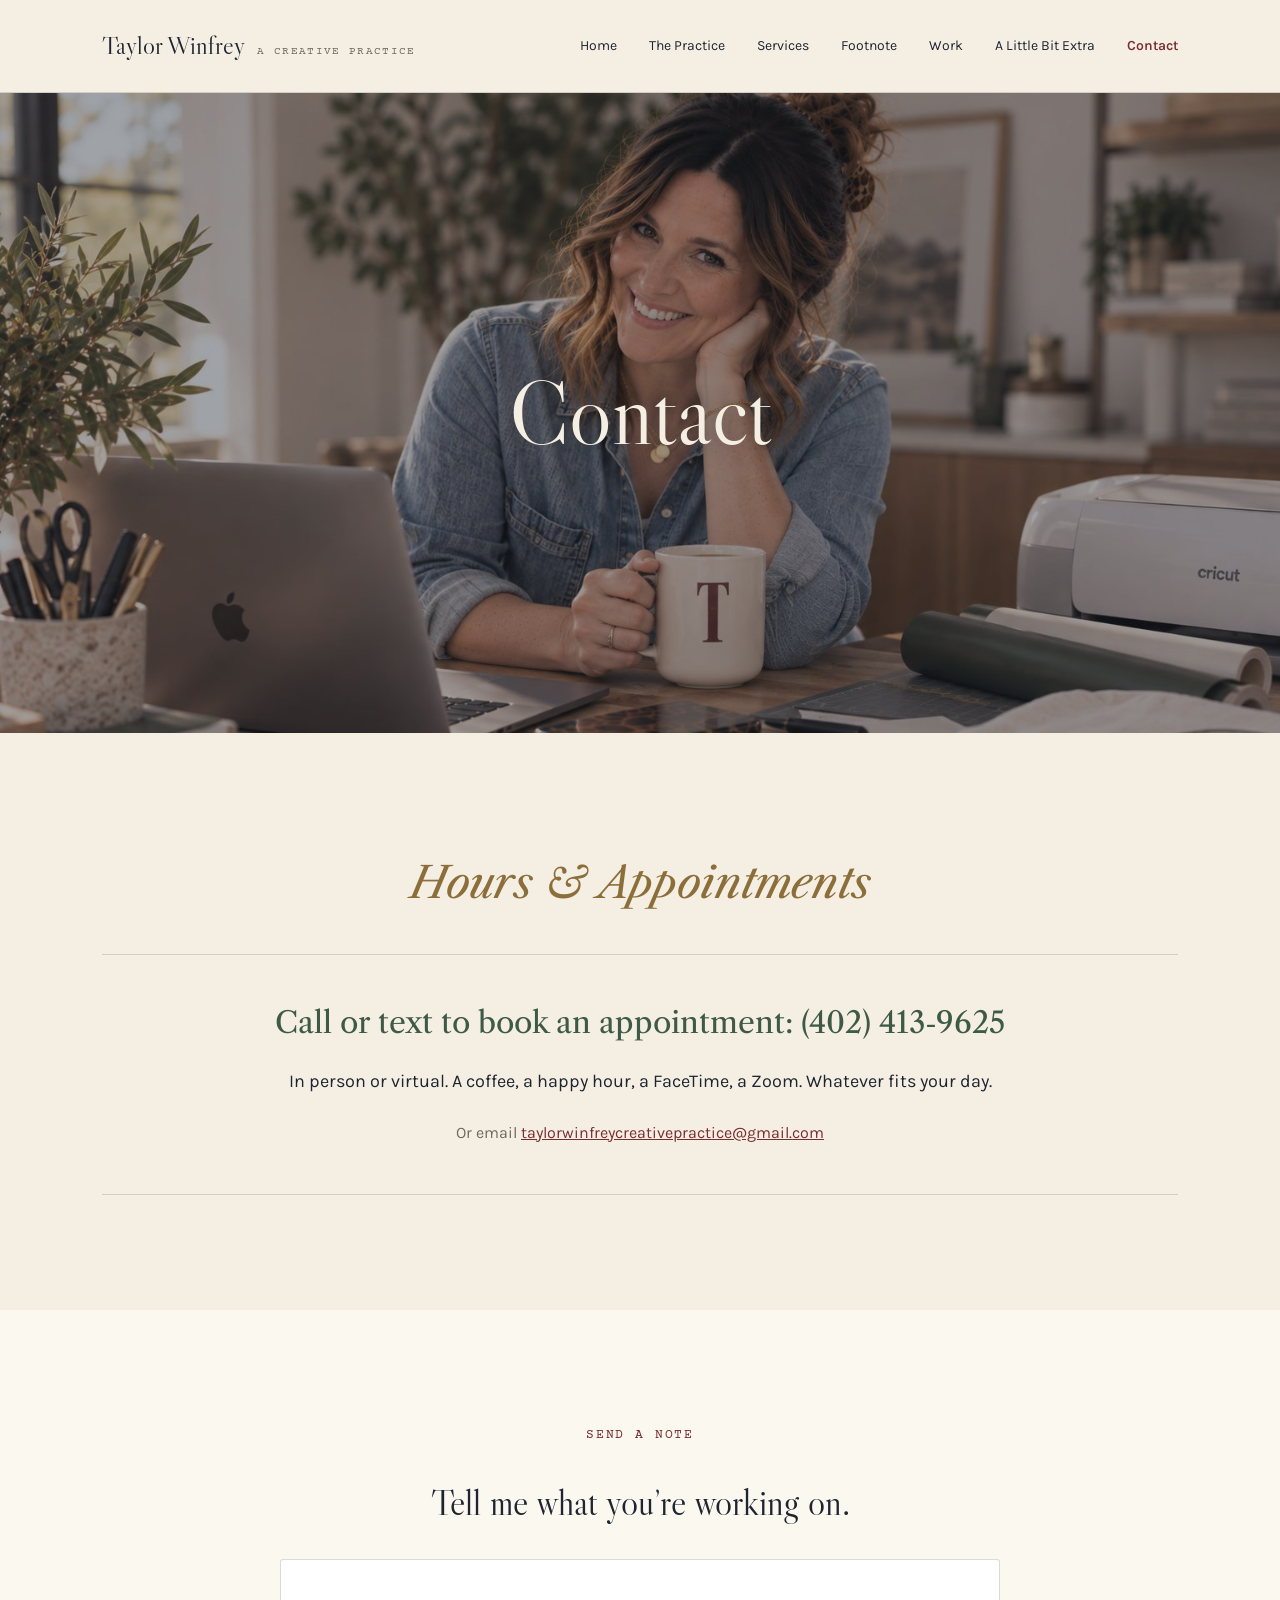
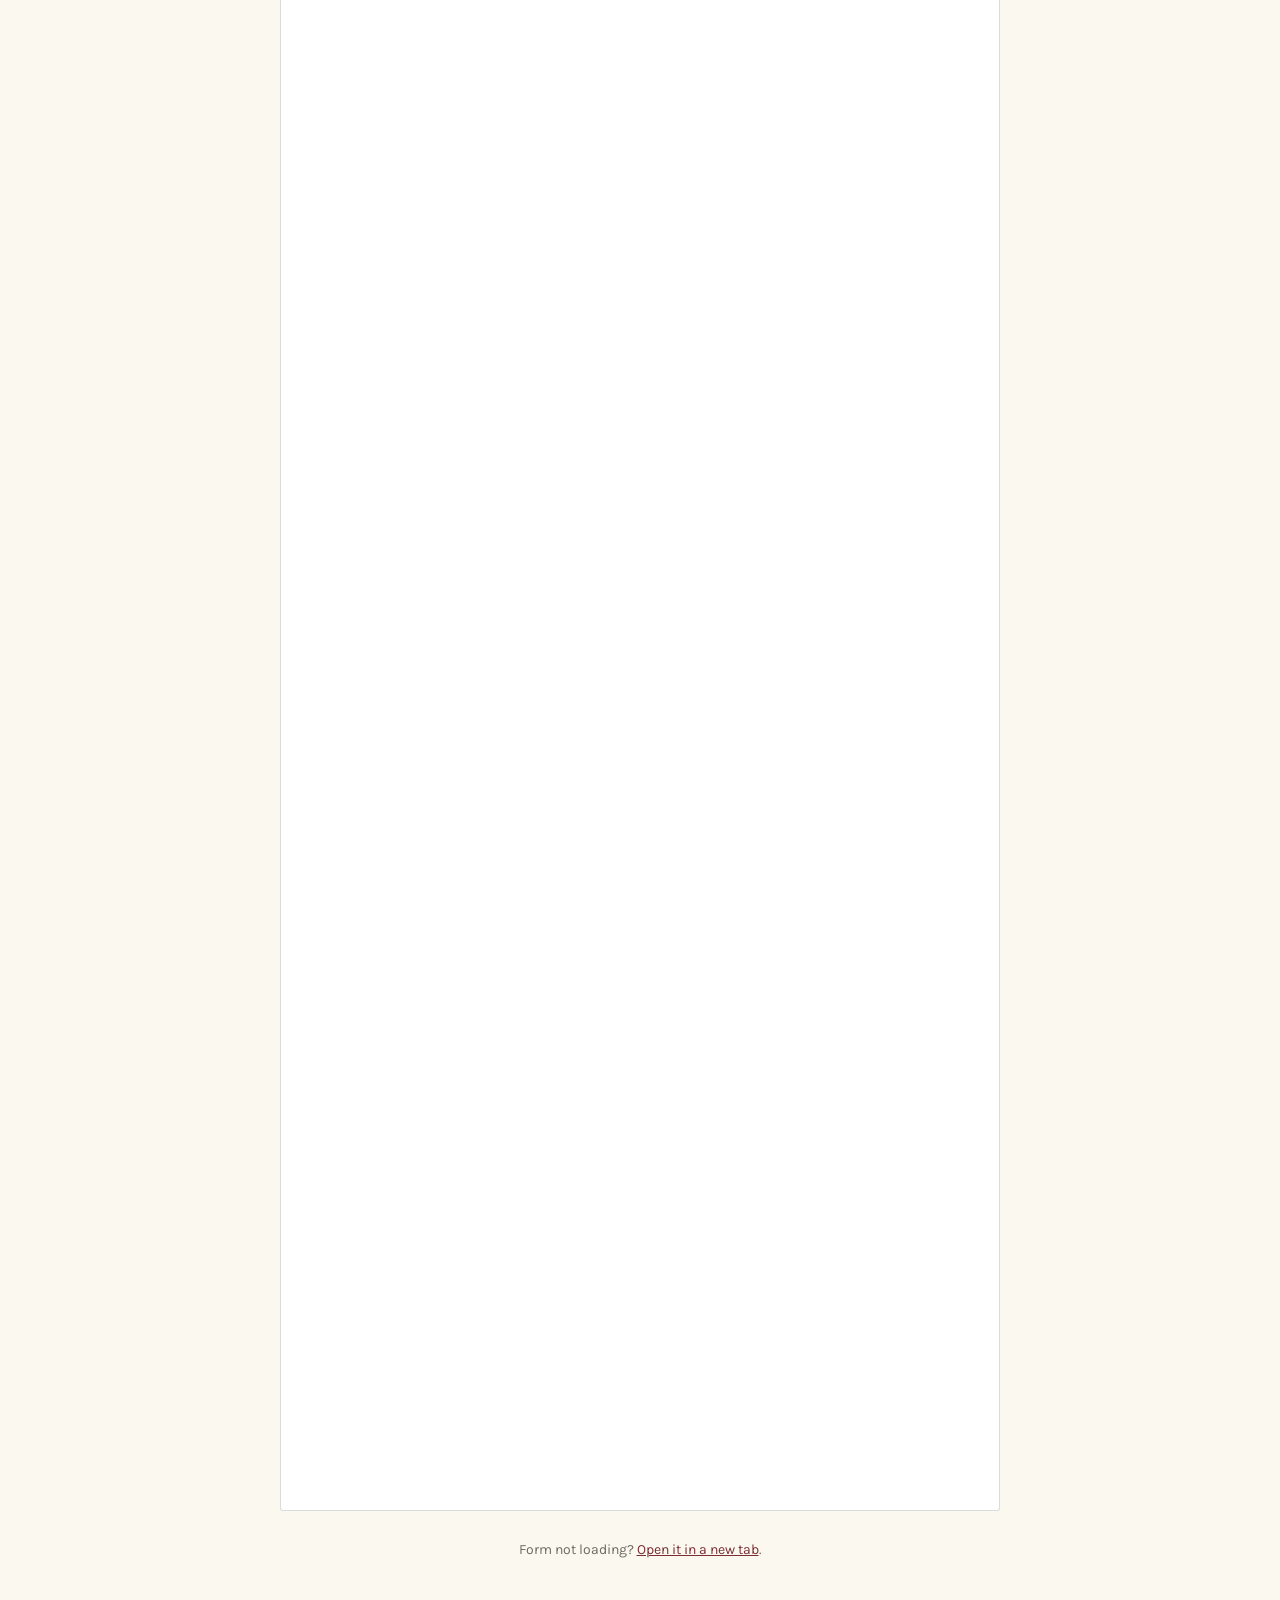
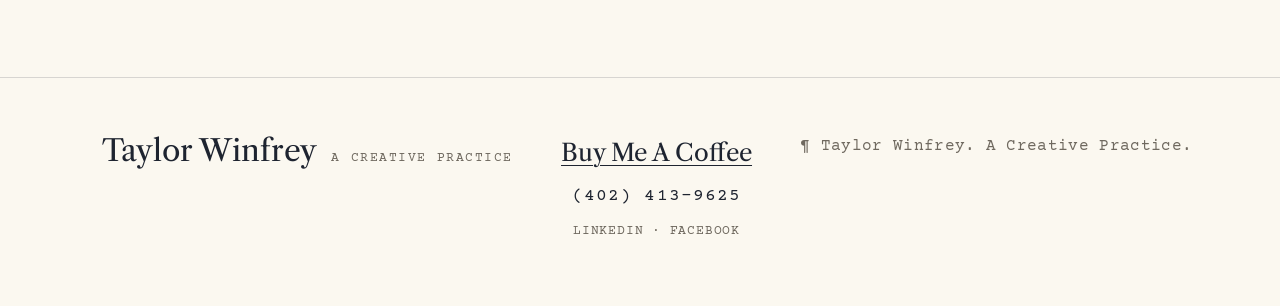
<file: contact.html>
<!doctype html>
<html lang="en">
<head>
  <!-- Google tag (gtag.js) -->
  <script async src="https://www.googletagmanager.com/gtag/js?id=G-GQNHWWT602"></script>
  <script>
    window.dataLayer = window.dataLayer || [];
    function gtag(){dataLayer.push(arguments);}
    gtag('js', new Date());

    gtag('config', 'G-GQNHWWT602');
  </script>
  <meta charset="utf-8">
  <meta name="viewport" content="width=device-width, initial-scale=1">
  <title>Contact Taylor Winfrey | Lincoln, NE</title>
  <meta name="description" content="Book a coffee, a happy hour, a FaceTime or a Zoom with Taylor Winfrey in Lincoln, NE. Call or text (402) 413-9625, or send a note through the contact form.">
  <link rel="canonical" href="https://taylorwinfrey.com/contact.html">
  <meta property="og:type" content="website">
  <meta property="og:site_name" content="Taylor Winfrey">
  <meta property="og:title" content="Contact Taylor Winfrey">
  <meta property="og:description" content="Book a coffee, a happy hour, a FaceTime or a Zoom with Taylor Winfrey in Lincoln, NE. Call or text (402) 413-9625, or send a note through the contact form.">
  <meta property="og:url" content="https://taylorwinfrey.com/contact.html">
  <meta property="og:image" content="https://taylorwinfrey.com/images/share.jpg">
  <meta property="og:image:width" content="1200">
  <meta property="og:image:height" content="630">
  <meta name="twitter:card" content="summary_large_image">
  <link rel="icon" href="favicon.svg" type="image/svg+xml">
  <link rel="preconnect" href="https://fonts.googleapis.com">
  <link rel="preconnect" href="https://fonts.gstatic.com" crossorigin>
  <link rel="stylesheet" href="https://fonts.googleapis.com/css2?family=Libre+Caslon+Display&family=Libre+Caslon+Text:ital,wght@0,400;0,700;1,400&family=Karla:wght@400;500;600;700&family=Courier+Prime:ital,wght@0,400;0,700&display=swap">
  <link rel="stylesheet" href="styles.css?v=202610201500">
</head>
<body>
<div class="wrap">

  <nav class="nav" aria-label="Main">
    <a href="index.html" class="brand">
      <span class="brand__name">Taylor Winfrey</span>
      <span class="brand__tag">A Creative Practice</span>
    </a>
    <div class="nav__links">
      <a href="index.html">Home</a>
      <a href="practice.html">The Practice</a>
      <a href="services.html">Services</a>
      <a href="footnote.html">Footnote</a>
      <a href="work.html">Work</a>
      <a href="extras.html">A Little Bit Extra</a>
      <a href="contact.html" aria-current="page">Contact</a>
    </div>
  </nav>

  <main>

    <!-- To change the photo, upload a new image to the images folder and change the file name below. -->
    <section class="photo-hero" style="background-image: url('images/contact-hero.jpg');">
      <h1>Contact</h1>
    </section>

    <section class="section contact-hours">
      <h2 class="contact-hours__title">Hours &amp; Appointments</h2>
      <div class="contact-hours__body">
        <p class="contact-hours__call">Call or text to book an appointment: <a href="tel:+14024139625">(402)&nbsp;413&#8209;9625</a></p>
        <p>In person or virtual. A coffee, a happy hour, a FaceTime, a Zoom. Whatever fits your day.</p>
        <p class="contact-hours__email">Or email <a href="mailto:taylorwinfreycreativepractice@gmail.com">taylorwinfreycreativepractice@gmail.com</a></p>
      </div>
    </section>

    <section id="form" class="section section--card stack gap-28 center">
      <p class="eyebrow">Send a Note</p>
      <h2 style="font-size: clamp(28px, 3vw, 36px);">Tell me what you&rsquo;re working on.</h2>
      <!-- Google Form: "taylorwinfrey.com Contact Form" in Taylor's Google Drive -->
      <div class="contact-form contact-form--live">
        <iframe src="https://docs.google.com/forms/d/e/1FAIpQLSeOQrDyI0jHGDAHSMkZpN0hrf_OvxP645I-IngwgIhhC2j3oQ/viewform?embedded=true" title="Contact form" loading="lazy">Loading&hellip;</iframe>
      </div>
      <p style="font-size: 14px; color: var(--taupe);">Form not loading? <a href="https://docs.google.com/forms/d/e/1FAIpQLSeOQrDyI0jHGDAHSMkZpN0hrf_OvxP645I-IngwgIhhC2j3oQ/viewform" target="_blank" rel="noopener" style="color: var(--oxblood); text-decoration: underline;">Open it in a new tab</a>.</p>
    </section>

  </main>

  <footer class="footer">
    <div class="footer__brand">
      <span class="footer__name">Taylor Winfrey</span>
      <span class="footer__tag">A Creative Practice</span>
    </div>
    <div class="footer__links">
      <a href="https://buymeacoffee.com/twinfrey" target="_blank" rel="noopener" class="footer__coffee">Buy Me A Coffee</a>
      <a href="tel:+14024139625" class="footer__phone">(402) 413-9625</a>
      <span class="footer__social"><a href="https://www.linkedin.com/in/taylorwinfrey" target="_blank" rel="noopener me">LinkedIn</a> <span aria-hidden="true">&middot;</span> <a href="https://www.facebook.com/tlr.craig" target="_blank" rel="noopener me">Facebook</a></span>
    </div>
    <p class="footer__colophon">&para; Taylor Winfrey. A Creative Practice.</p>
  </footer>

</div>
</body>
</html>
</file>
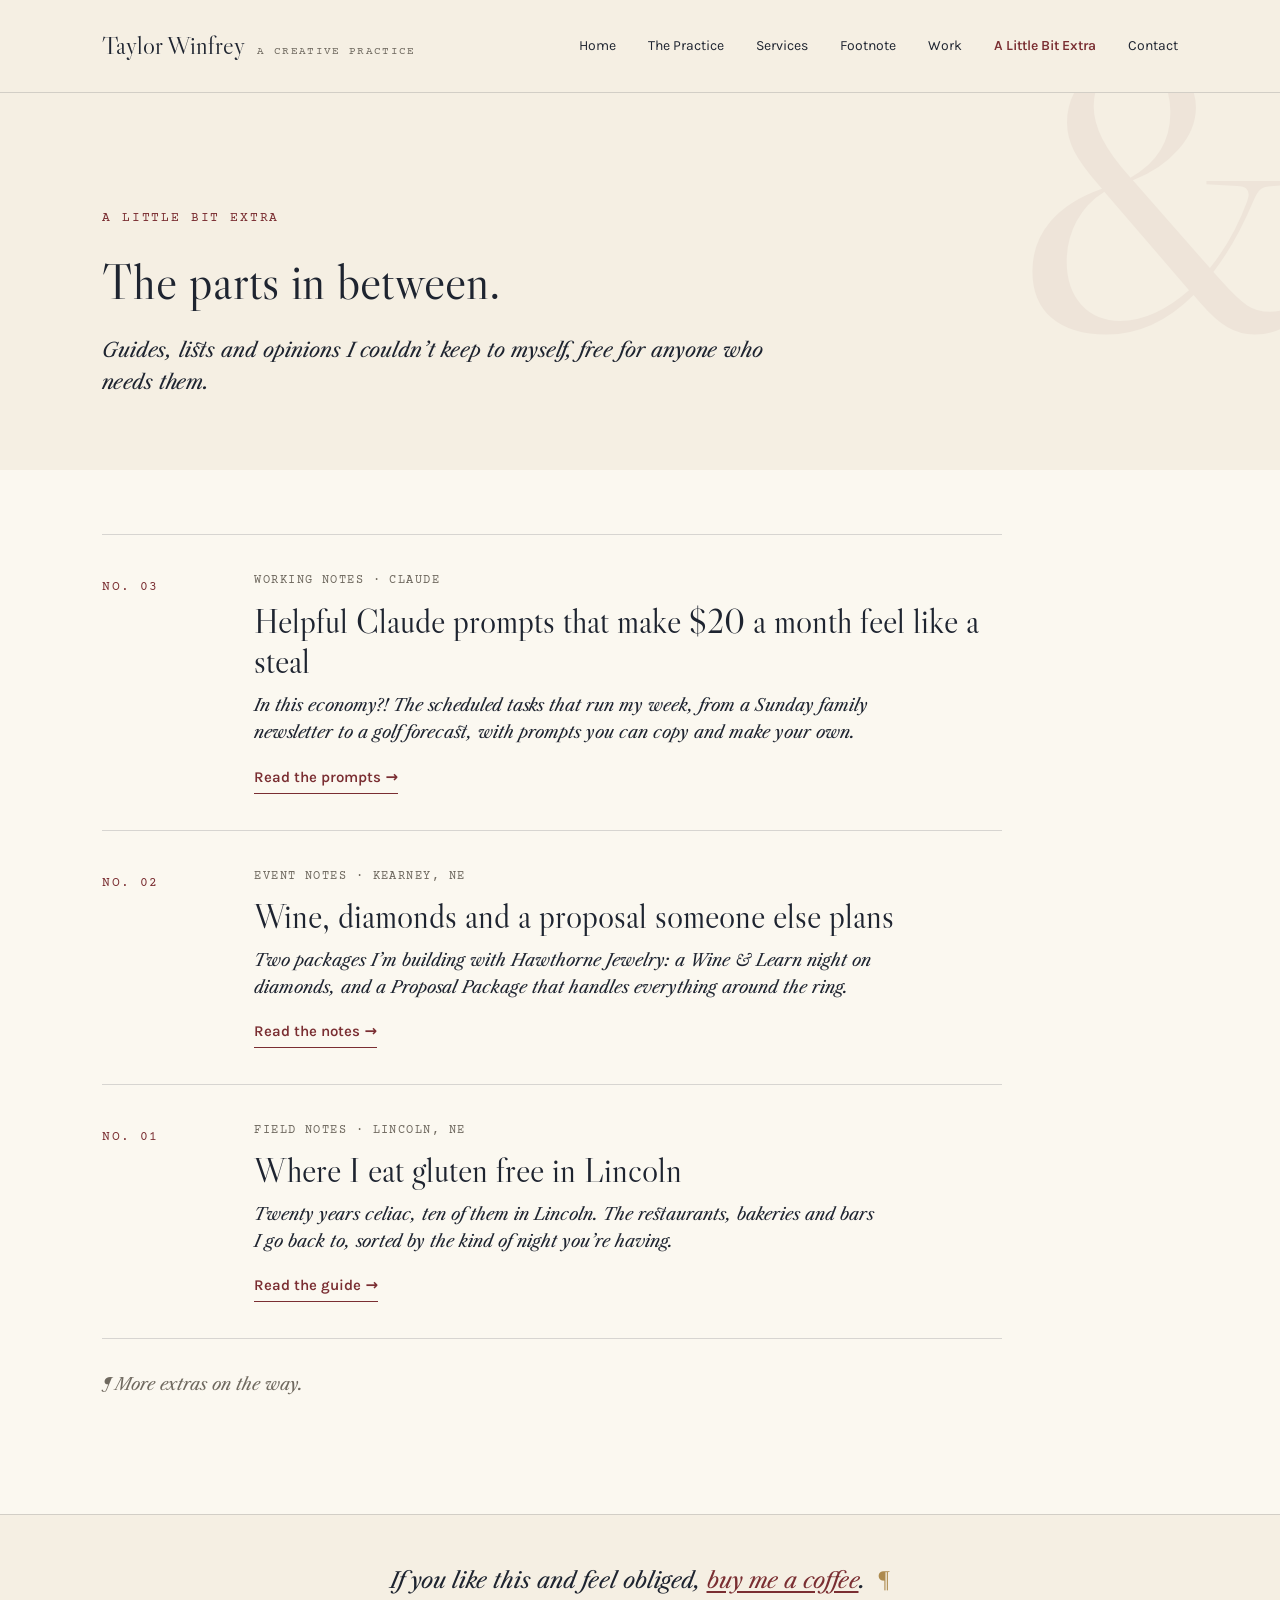
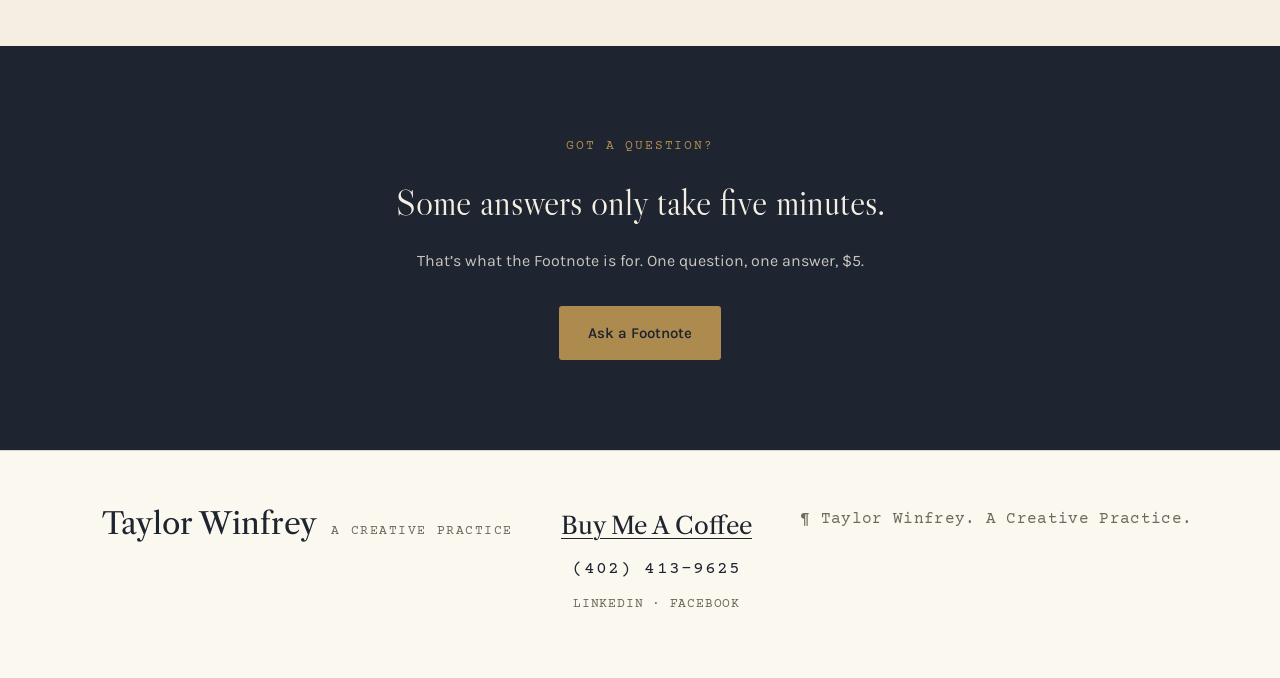
<file: extras.html>
<!doctype html>
<html lang="en">
<head>
  <!-- Google tag (gtag.js) -->
  <script async src="https://www.googletagmanager.com/gtag/js?id=G-GQNHWWT602"></script>
  <script>
    window.dataLayer = window.dataLayer || [];
    function gtag(){dataLayer.push(arguments);}
    gtag('js', new Date());

    gtag('config', 'G-GQNHWWT602');
  </script>
  <meta charset="utf-8">
  <meta name="viewport" content="width=device-width, initial-scale=1">
  <title>A Little Bit Extra | Guides &amp; Notes | Taylor Winfrey</title>
  <meta name="description" content="Free guides, notes and posts from Taylor Winfrey, starting with where to eat gluten free in Lincoln, Nebraska.">
  <link rel="canonical" href="https://taylorwinfrey.com/extras.html">
  <meta property="og:type" content="website">
  <meta property="og:site_name" content="Taylor Winfrey">
  <meta property="og:title" content="A Little Bit Extra">
  <meta property="og:description" content="Free guides, notes and posts from Taylor Winfrey, starting with where to eat gluten free in Lincoln, Nebraska.">
  <meta property="og:url" content="https://taylorwinfrey.com/extras.html">
  <meta property="og:image" content="https://taylorwinfrey.com/images/share.jpg">
  <meta property="og:image:width" content="1200">
  <meta property="og:image:height" content="630">
  <meta name="twitter:card" content="summary_large_image">
  <link rel="icon" href="favicon.svg" type="image/svg+xml">
  <link rel="preconnect" href="https://fonts.googleapis.com">
  <link rel="preconnect" href="https://fonts.gstatic.com" crossorigin>
  <link rel="stylesheet" href="https://fonts.googleapis.com/css2?family=Libre+Caslon+Display&family=Libre+Caslon+Text:ital,wght@0,400;0,700;1,400&family=Karla:wght@400;500;600;700&family=Courier+Prime:ital,wght@0,400;0,700&display=swap">
  <link rel="stylesheet" href="styles.css?v=202610201500">
</head>
<body>
<div class="wrap">

  <nav class="nav" aria-label="Main">
    <a href="index.html" class="brand">
      <span class="brand__name">Taylor Winfrey</span>
      <span class="brand__tag">A Creative Practice</span>
    </a>
    <div class="nav__links">
      <a href="index.html">Home</a>
      <a href="practice.html">The Practice</a>
      <a href="services.html">Services</a>
      <a href="footnote.html">Footnote</a>
      <a href="work.html">Work</a>
      <a href="extras.html" aria-current="page">A Little Bit Extra</a>
      <a href="contact.html">Contact</a>
    </div>
  </nav>

  <main>

    <section class="section has-mark" style="padding-bottom: 72px;">
      <div class="mark" aria-hidden="true" style="top: -90px; right: -50px; font-size: 380px;">&amp;</div>
      <div class="stack gap-24" style="max-width: 680px;">
        <p class="eyebrow">A Little Bit Extra</p>
        <h1 style="font-size: clamp(36px, 4.2vw, 50px); line-height: 1.15;">The parts in between.</h1>
        <p class="lede-italic" style="font-size: 20px; line-height: 1.6;">Guides, lists and opinions I couldn&rsquo;t keep to myself, free for anyone who needs them.</p>
      </div>
    </section>

    <section class="section section--card" style="padding-top: 64px;">
      <!-- TO ADD A NEW EXTRA: copy one <li class="extra">...</li> block below, paste it
           at the top of the list, and change the number, label, title, blurb and link. -->
      <ol class="extras">

        <li class="extra">
          <p class="extra__no">No. 03</p>
          <div class="extra__body">
            <p class="extra__label">Working Notes &middot; Claude</p>
            <h2 class="extra__title"><a href="claude-prompts.html">Helpful Claude prompts that make $20 a month feel like a steal</a></h2>
            <p class="extra__blurb">In this economy?! The scheduled tasks that run my week, from a Sunday family newsletter to a golf forecast, with prompts you can copy and make your own.</p>
            <a href="claude-prompts.html" class="extra__more">Read the prompts <span aria-hidden="true">&rarr;</span></a>
          </div>
        </li>

        <li class="extra">
          <p class="extra__no">No. 02</p>
          <div class="extra__body">
            <p class="extra__label">Event Notes &middot; Kearney, NE</p>
            <h2 class="extra__title"><a href="hawthorne-events.html">Wine, diamonds and a proposal someone else plans</a></h2>
            <p class="extra__blurb">Two packages I&rsquo;m building with Hawthorne Jewelry: a Wine &amp; Learn night on diamonds, and a Proposal Package that handles everything around the ring.</p>
            <a href="hawthorne-events.html" class="extra__more">Read the notes <span aria-hidden="true">&rarr;</span></a>
          </div>
        </li>

        <li class="extra">
          <p class="extra__no">No. 01</p>
          <div class="extra__body">
            <p class="extra__label">Field Notes &middot; Lincoln, NE</p>
            <h2 class="extra__title"><a href="gluten-free.html">Where I eat gluten free in Lincoln</a></h2>
            <p class="extra__blurb">Twenty years celiac, ten of them in Lincoln. The restaurants, bakeries and bars I go back to, sorted by the kind of night you&rsquo;re having.</p>
            <a href="gluten-free.html" class="extra__more">Read the guide <span aria-hidden="true">&rarr;</span></a>
          </div>
        </li>

      </ol>
      <p class="extras__soon">&para; More extras on the way.</p>
    </section>

    <section class="section coffee-note">
      <p>If you like this and feel obliged, <a href="https://buymeacoffee.com/twinfrey" target="_blank" rel="noopener">buy me a coffee</a>. <span aria-hidden="true">&para;</span></p>
    </section>

    <section class="section section--ink stack center" style="gap: 24px; padding-top: 90px; padding-bottom: 90px;">
      <p class="eyebrow">Got a Question?</p>
      <h2 style="font-size: clamp(28px, 3vw, 36px); max-width: 640px; line-height: 1.2;">Some answers only take five minutes.</h2>
      <p class="muted-on-ink" style="max-width: 460px; font-size: 16px;">That&rsquo;s what the Footnote is for. One question, one answer, $5.</p>
      <a href="footnote.html" class="btn btn--brass" style="margin-top: 8px;">Ask a Footnote</a>
    </section>

  </main>

  <footer class="footer">
    <div class="footer__brand">
      <span class="footer__name">Taylor Winfrey</span>
      <span class="footer__tag">A Creative Practice</span>
    </div>
    <div class="footer__links">
      <a href="https://buymeacoffee.com/twinfrey" target="_blank" rel="noopener" class="footer__coffee">Buy Me A Coffee</a>
      <a href="tel:+14024139625" class="footer__phone">(402) 413-9625</a>
      <span class="footer__social"><a href="https://www.linkedin.com/in/taylorwinfrey" target="_blank" rel="noopener me">LinkedIn</a> <span aria-hidden="true">&middot;</span> <a href="https://www.facebook.com/tlr.craig" target="_blank" rel="noopener me">Facebook</a></span>
    </div>
    <p class="footer__colophon">&para; Taylor Winfrey. A Creative Practice.</p>
  </footer>

</div>
</body>
</html>
</file>
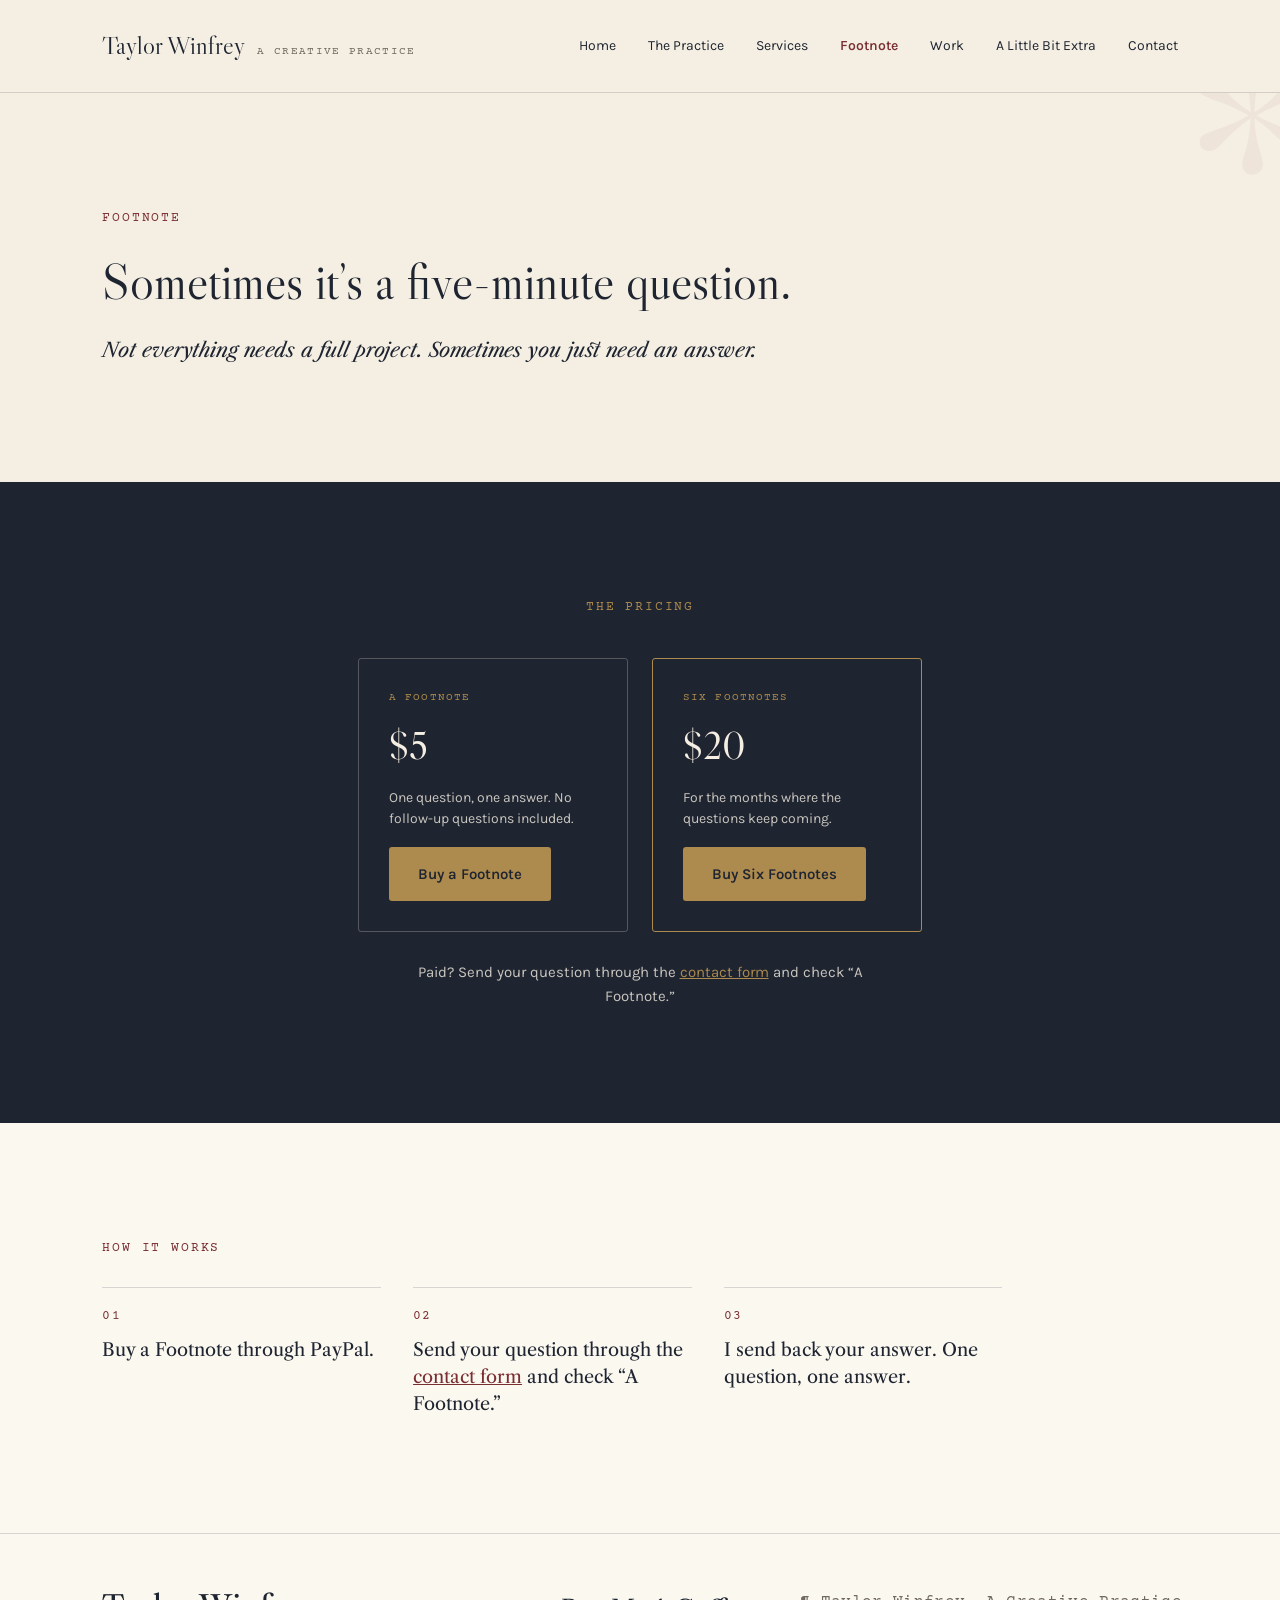
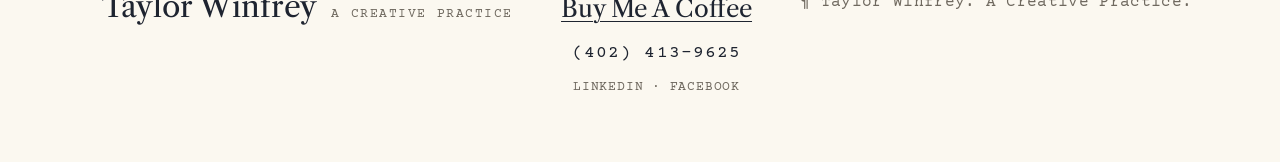
<file: footnote.html>
<!doctype html>
<html lang="en">
<head>
  <!-- Google tag (gtag.js) -->
  <script async src="https://www.googletagmanager.com/gtag/js?id=G-GQNHWWT602"></script>
  <script>
    window.dataLayer = window.dataLayer || [];
    function gtag(){dataLayer.push(arguments);}
    gtag('js', new Date());

    gtag('config', 'G-GQNHWWT602');
  </script>
  <meta charset="utf-8">
  <meta name="viewport" content="width=device-width, initial-scale=1">
  <title>Footnote: Quick Marketing &amp; Design Answers for $5 | Taylor Winfrey</title>
  <meta name="description" content="Ask Taylor Winfrey one marketing, branding, design or event question for $5, or six for $20. One question, one answer.">
  <link rel="canonical" href="https://taylorwinfrey.com/footnote.html">
  <meta property="og:type" content="website">
  <meta property="og:site_name" content="Taylor Winfrey">
  <meta property="og:title" content="Footnote: Quick Marketing &amp; Design Answers for $5">
  <meta property="og:description" content="Ask Taylor Winfrey one marketing, branding, design or event question for $5, or six for $20. One question, one answer.">
  <meta property="og:url" content="https://taylorwinfrey.com/footnote.html">
  <meta property="og:image" content="https://taylorwinfrey.com/images/share.jpg">
  <meta property="og:image:width" content="1200">
  <meta property="og:image:height" content="630">
  <meta name="twitter:card" content="summary_large_image">
  <link rel="icon" href="favicon.svg" type="image/svg+xml">
  <link rel="preconnect" href="https://fonts.googleapis.com">
  <link rel="preconnect" href="https://fonts.gstatic.com" crossorigin>
  <link rel="stylesheet" href="https://fonts.googleapis.com/css2?family=Libre+Caslon+Display&family=Libre+Caslon+Text:ital,wght@0,400;0,700;1,400&family=Karla:wght@400;500;600;700&family=Courier+Prime:ital,wght@0,400;0,700&display=swap">
  <link rel="stylesheet" href="styles.css?v=202610201500">
</head>
<body>
<div class="wrap">

  <nav class="nav" aria-label="Main">
    <a href="index.html" class="brand">
      <span class="brand__name">Taylor Winfrey</span>
      <span class="brand__tag">A Creative Practice</span>
    </a>
    <div class="nav__links">
      <a href="index.html">Home</a>
      <a href="practice.html">The Practice</a>
      <a href="services.html">Services</a>
      <a href="footnote.html" aria-current="page">Footnote</a>
      <a href="work.html">Work</a>
      <a href="extras.html">A Little Bit Extra</a>
      <a href="contact.html">Contact</a>
    </div>
  </nav>

  <main>

    <section class="section has-mark">
      <div class="mark" aria-hidden="true" style="top: -90px; right: -50px; font-size: 380px;">*</div>
      <div class="stack gap-24" style="max-width: 700px;">
        <p class="eyebrow">Footnote</p>
        <h1 style="font-size: clamp(36px, 4.2vw, 50px); line-height: 1.15;">Sometimes it&rsquo;s a five-minute question.</h1>
        <p class="lede-italic" style="font-size: 20px; line-height: 1.6;">Not everything needs a full project. Sometimes you just need an answer.</p>
      </div>
    </section>

    <section id="pricing" class="section section--ink stack gap-28 center">
      <p class="eyebrow">The Pricing</p>
                  <div class="price-cards">
        <div class="price-card">
          <p class="price-card__label">A Footnote</p>
          <p class="price-card__price">$5</p>
          <p class="price-card__note">One question, one answer. No follow-up questions included.</p>
          <a href="https://www.paypal.com/ncp/payment/VWPMENV2MM3QE" target="_blank" rel="noopener" class="btn btn--brass" style="align-self: flex-start; margin-top: 8px;">Buy a Footnote</a>
        </div>
        <div class="price-card price-card--featured">
          <p class="price-card__label">Six Footnotes</p>
          <p class="price-card__price">$20</p>
          <p class="price-card__note">For the months where the questions keep coming.</p>
          <a href="https://www.paypal.com/ncp/payment/HT9DUYJCBP538" target="_blank" rel="noopener" class="btn btn--brass" style="align-self: flex-start; margin-top: 8px;">Buy Six Footnotes</a>
        </div>
      </div>
      <p class="muted-on-ink" style="max-width: 500px; font-size: 15px;">Paid? Send your question through the <a href="contact.html#form" style="color: var(--brass); text-decoration: underline;">contact form</a> and check &ldquo;A Footnote.&rdquo;</p>
    </section>


    <section class="section section--card">
      <div class="steps">
        <p class="eyebrow">How It Works</p>
        <ol class="steps__list">
          <li><span class="steps__no">01</span><p>Buy a Footnote through PayPal.</p></li>
          <li><span class="steps__no">02</span><p>Send your question through the <a href="contact.html#form">contact form</a> and check &ldquo;A Footnote.&rdquo;</p></li>
          <li><span class="steps__no">03</span><p>I send back your answer. One question, one answer.</p></li>
        </ol>
      </div>
    </section>

  </main>

  <footer class="footer">
    <div class="footer__brand">
      <span class="footer__name">Taylor Winfrey</span>
      <span class="footer__tag">A Creative Practice</span>
    </div>
    <div class="footer__links">
      <a href="https://buymeacoffee.com/twinfrey" target="_blank" rel="noopener" class="footer__coffee">Buy Me A Coffee</a>
      <a href="tel:+14024139625" class="footer__phone">(402) 413-9625</a>
      <span class="footer__social"><a href="https://www.linkedin.com/in/taylorwinfrey" target="_blank" rel="noopener me">LinkedIn</a> <span aria-hidden="true">&middot;</span> <a href="https://www.facebook.com/tlr.craig" target="_blank" rel="noopener me">Facebook</a></span>
    </div>
    <p class="footer__colophon">&para; Taylor Winfrey. A Creative Practice.</p>
  </footer>

</div>
</body>
</html>
</file>
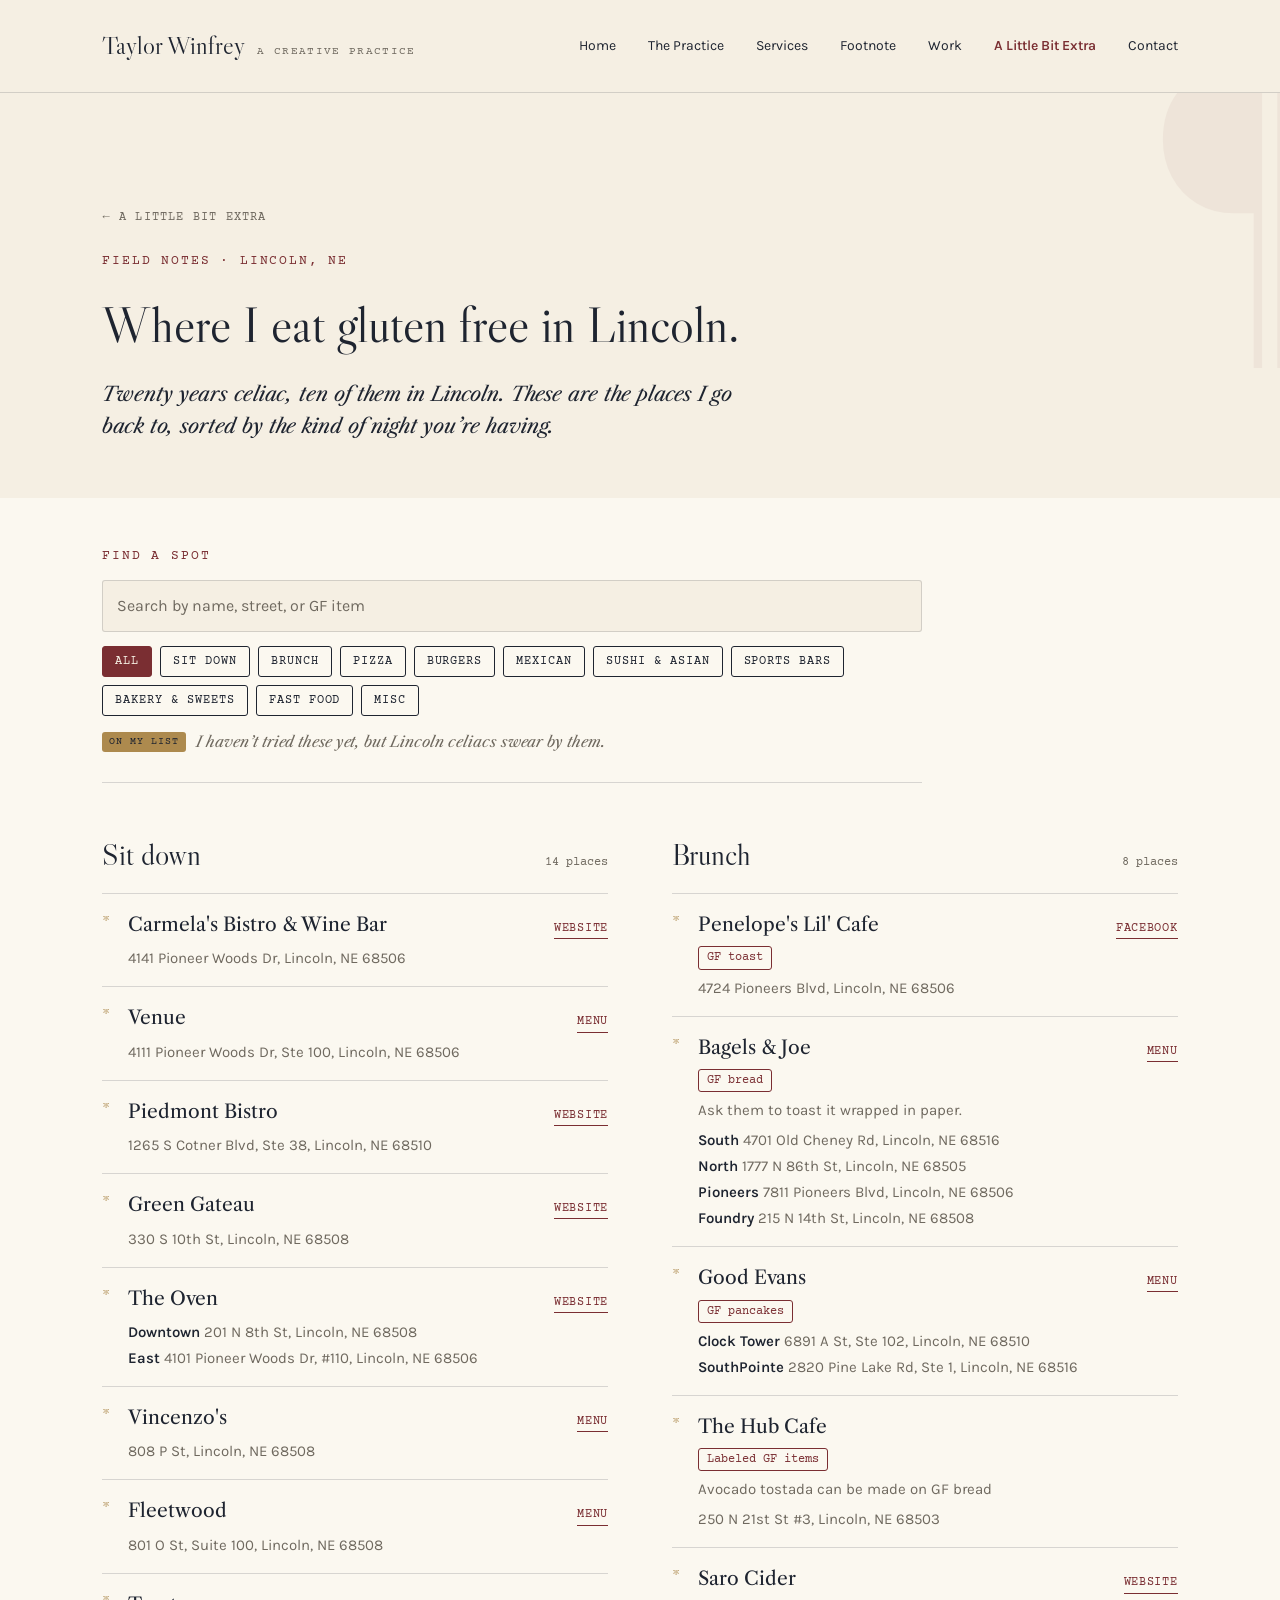
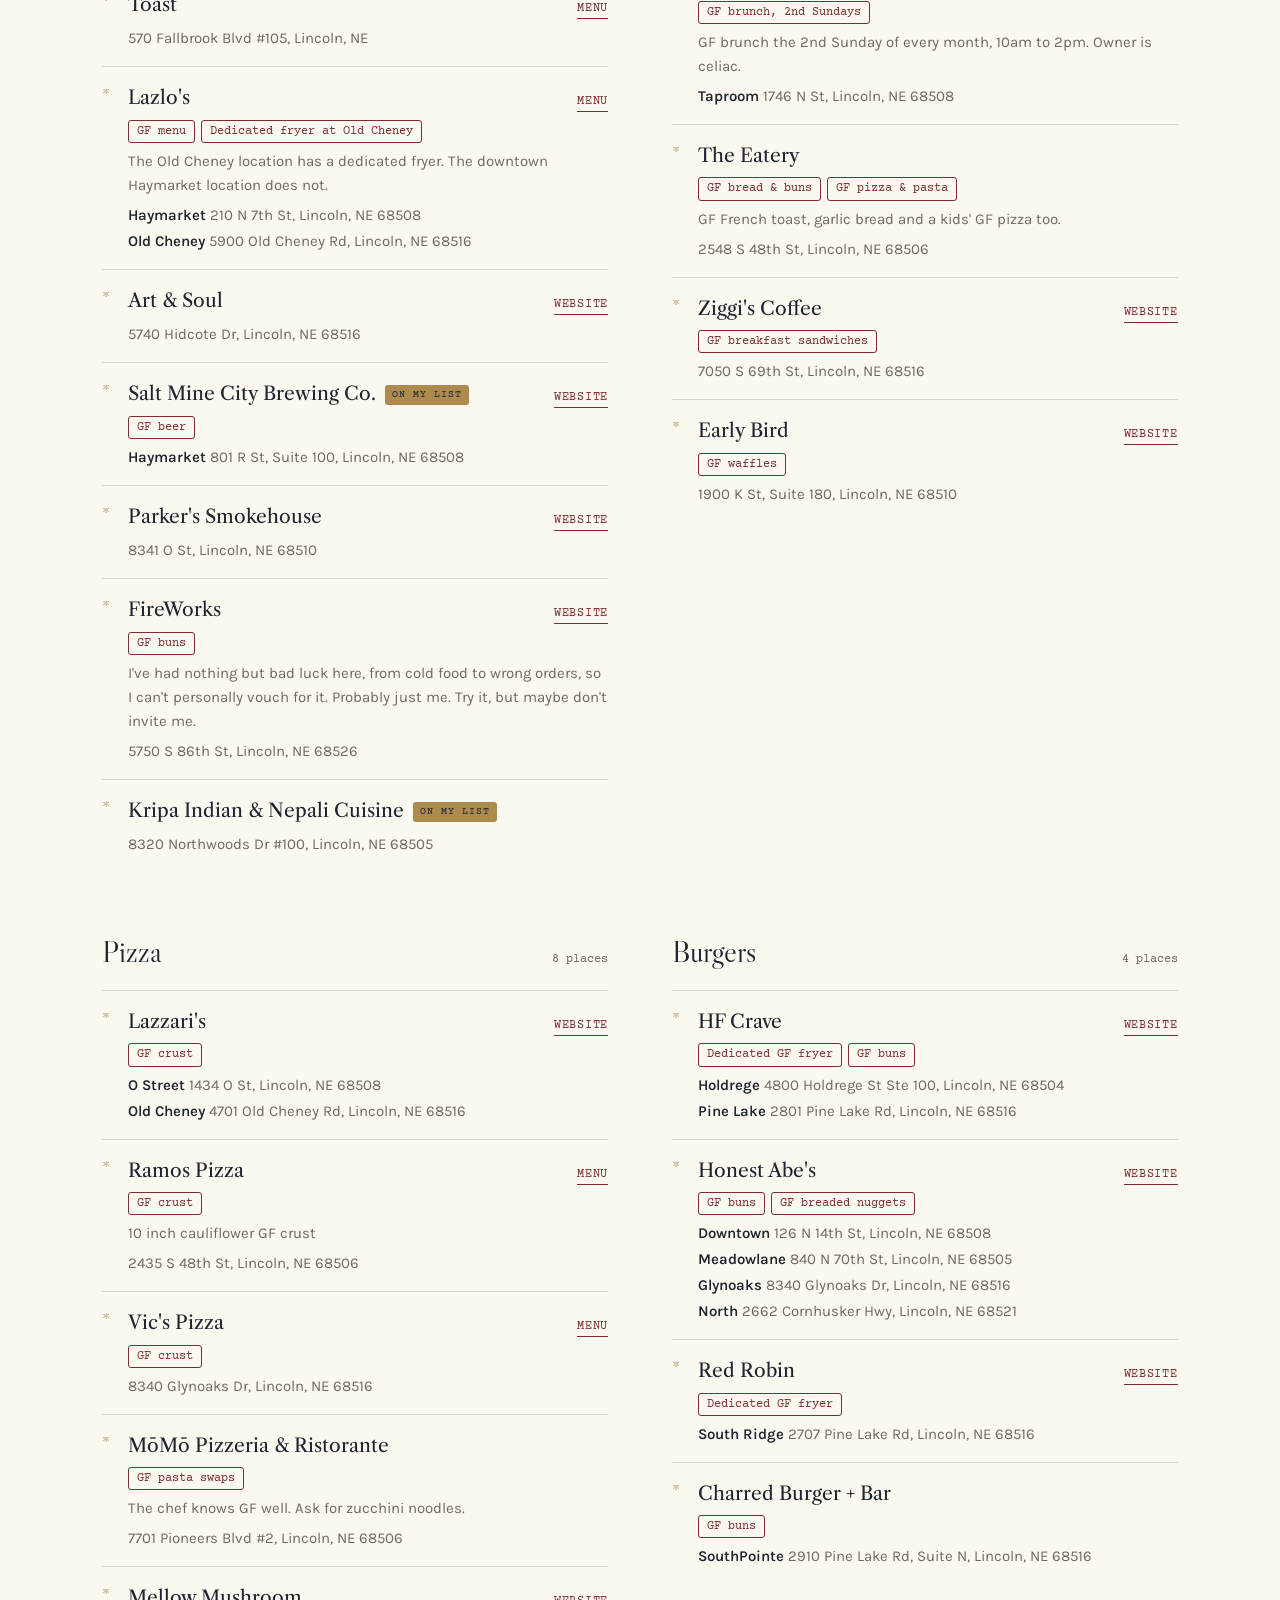
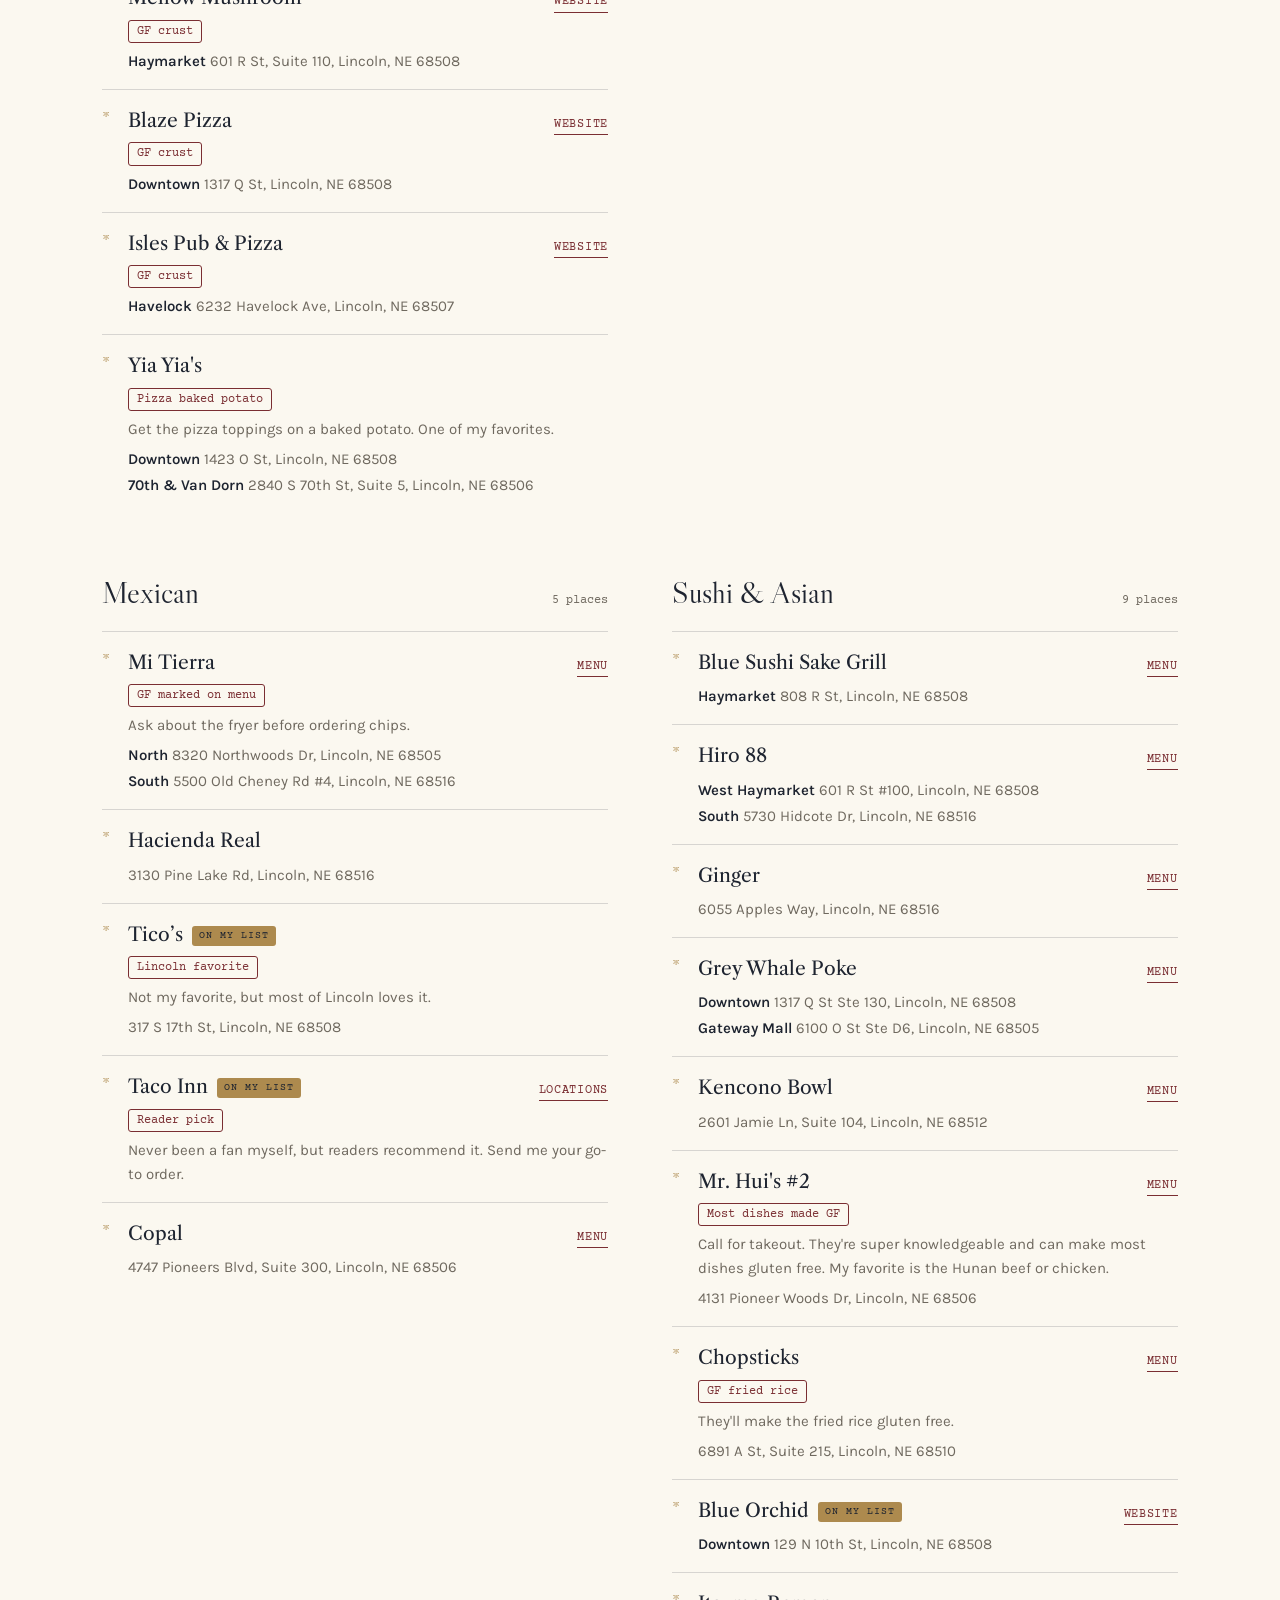
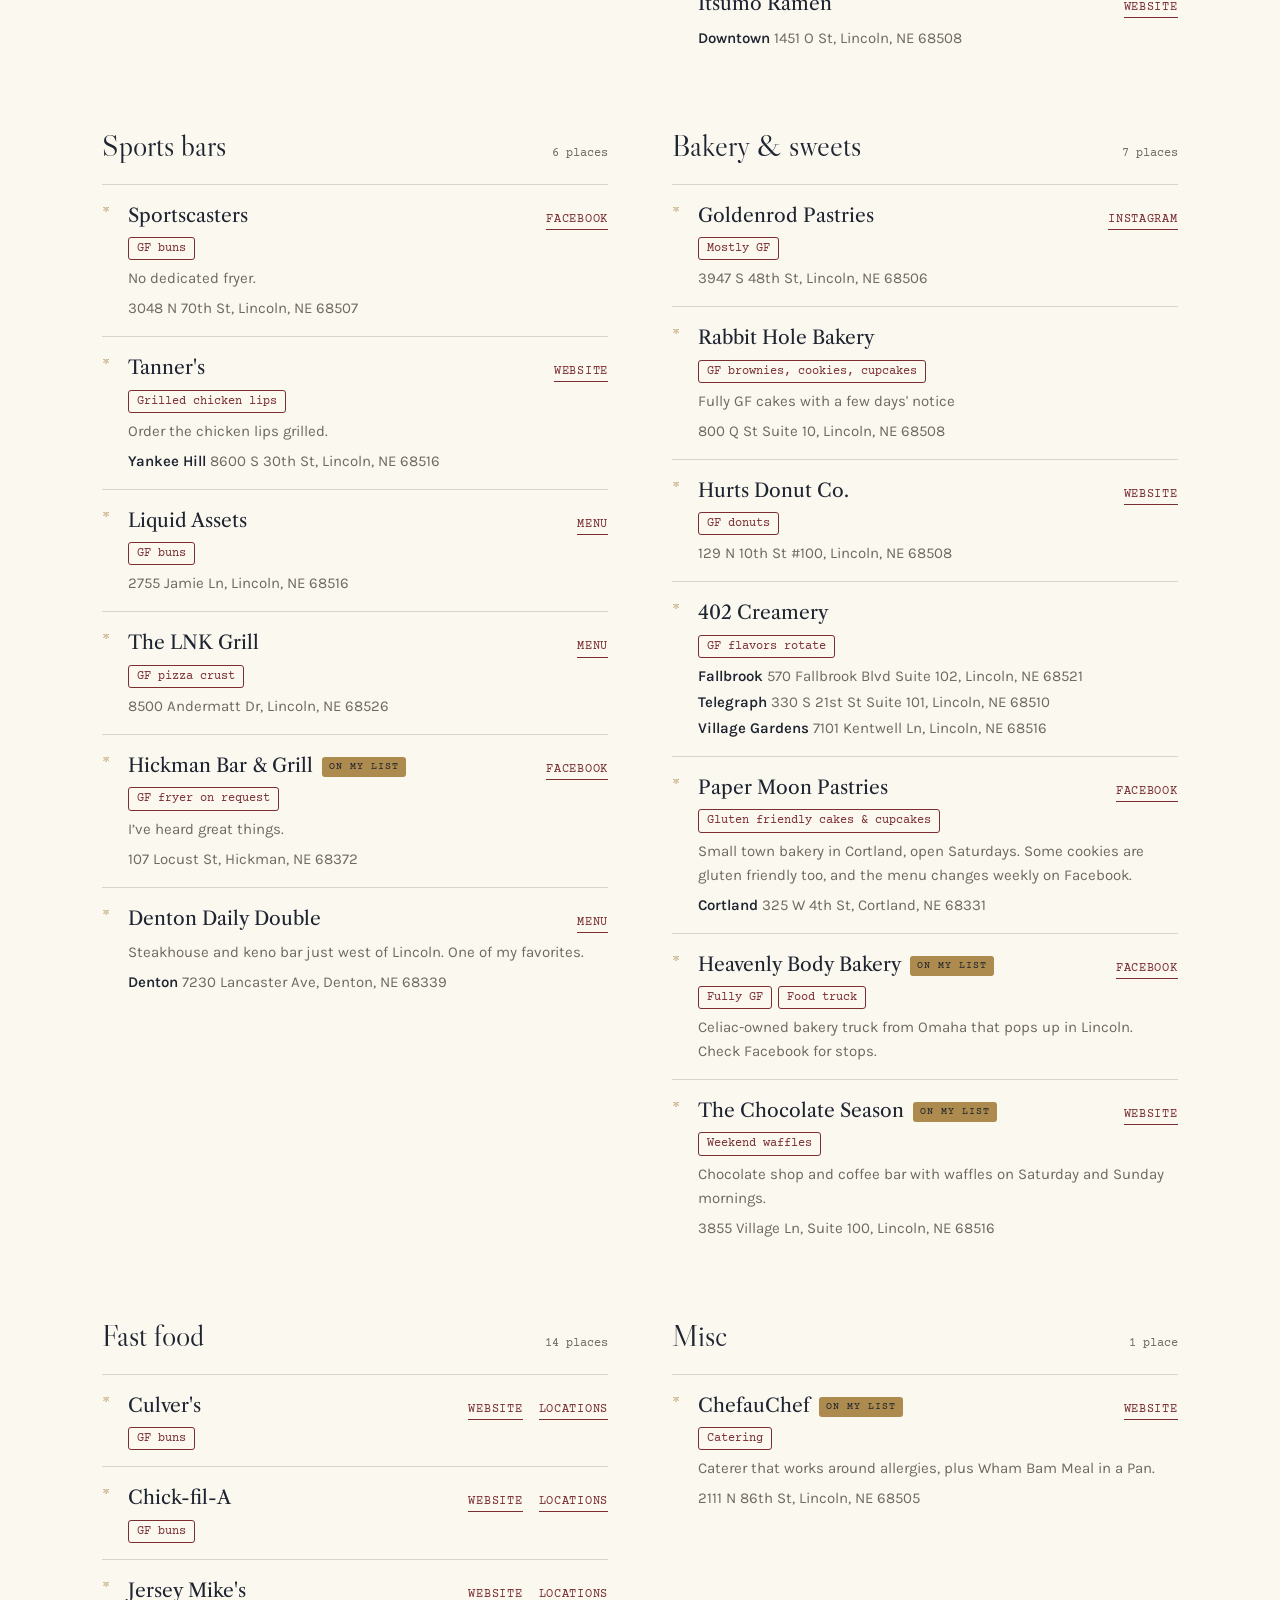
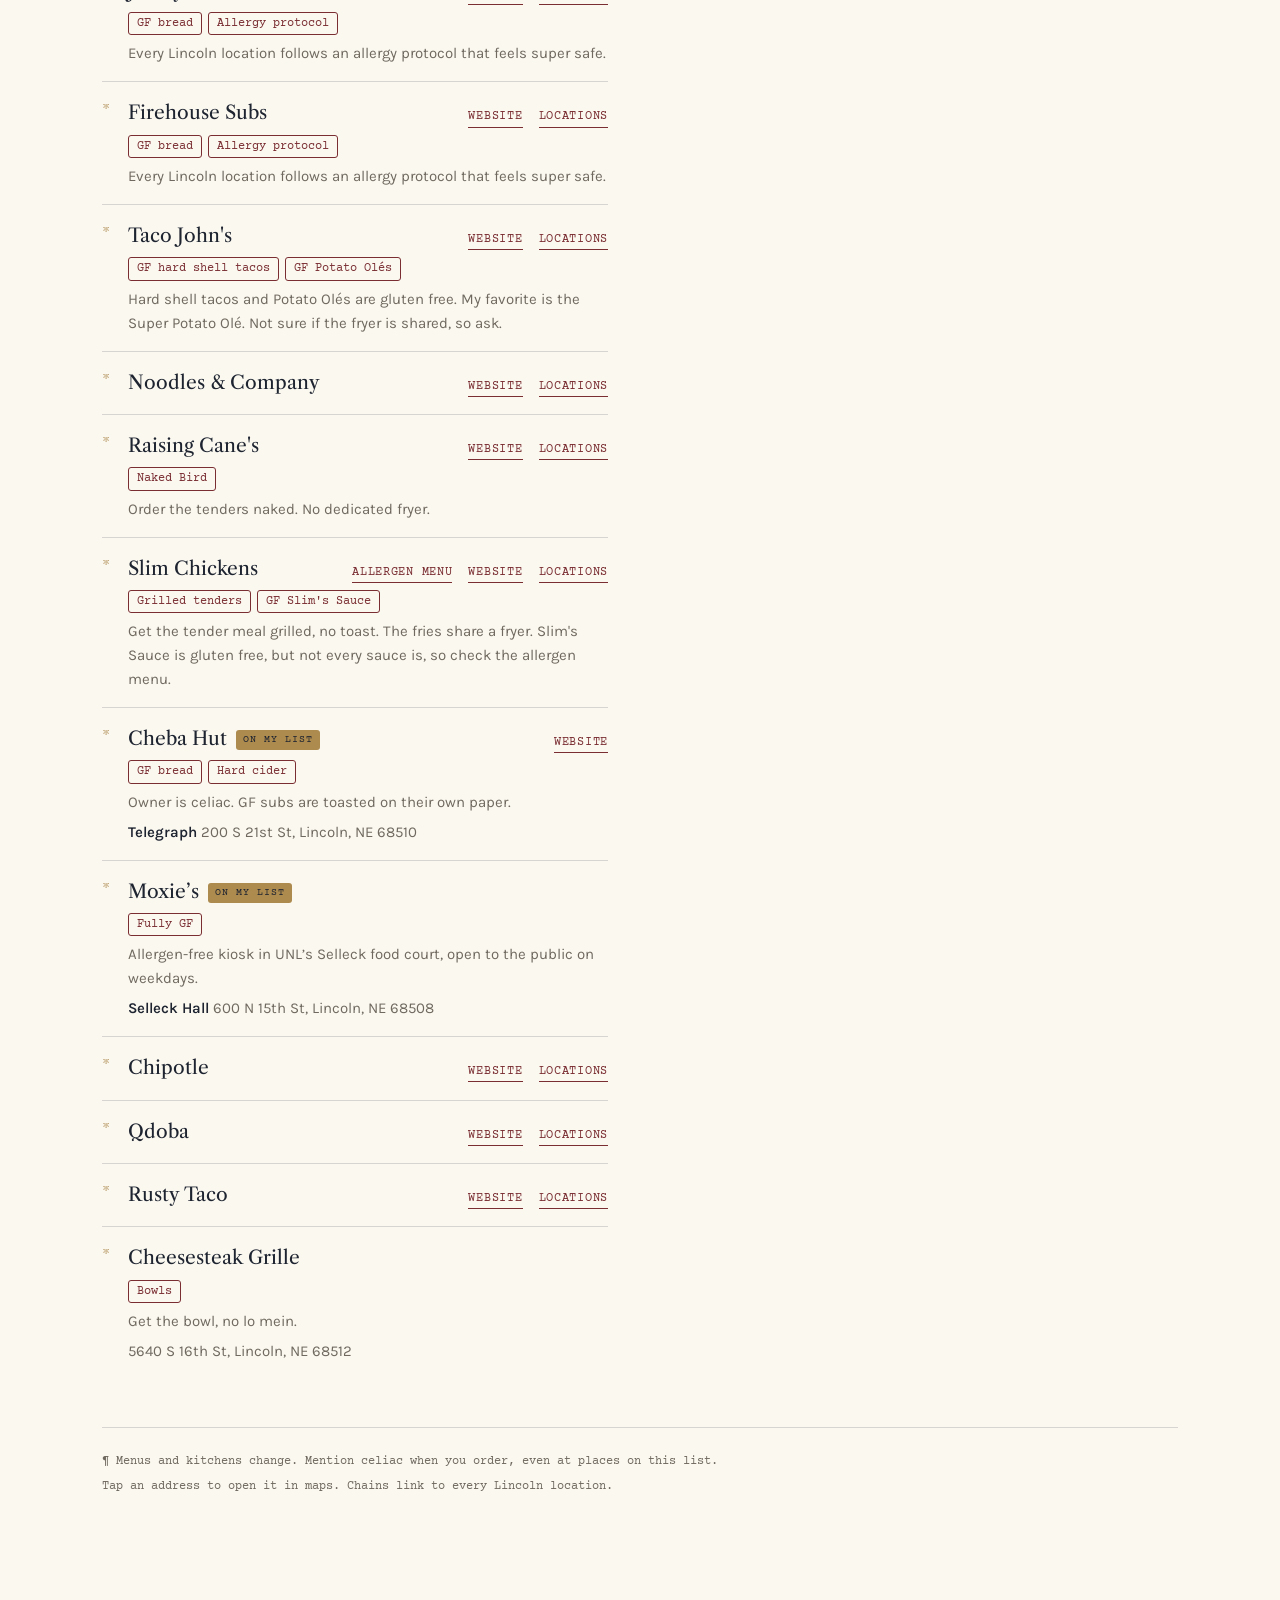
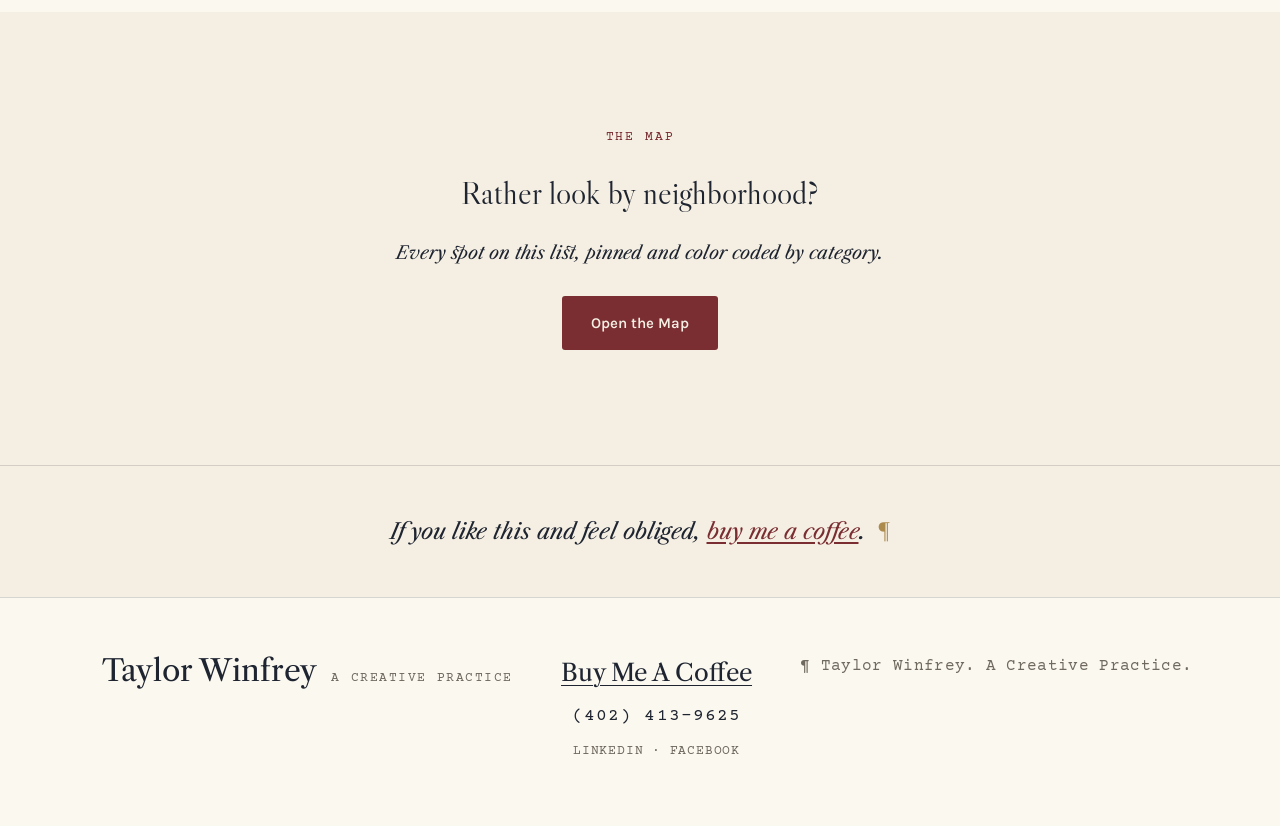
<file: gluten-free.html>
<!doctype html>
<html lang="en">
<head>
  <!-- Google tag (gtag.js) -->
  <script async src="https://www.googletagmanager.com/gtag/js?id=G-GQNHWWT602"></script>
  <script>
    window.dataLayer = window.dataLayer || [];
    function gtag(){dataLayer.push(arguments);}
    gtag('js', new Date());

    gtag('config', 'G-GQNHWWT602');
  </script>
  <meta charset="utf-8">
  <meta name="viewport" content="width=device-width, initial-scale=1">
  <title>Gluten Free Restaurants in Lincoln, NE (Celiac Tested) | Taylor Winfrey</title>
  <meta name="description" content="Where to eat gluten free in Lincoln, Nebraska. A celiac-tested list of restaurants, bakeries, brunch spots and bars from twenty years of eating celiac.">
  <link rel="canonical" href="https://taylorwinfrey.com/gluten-free.html">
  <meta property="og:type" content="website">
  <meta property="og:site_name" content="Taylor Winfrey">
  <meta property="og:title" content="Gluten Free Restaurants in Lincoln, NE (Celiac Tested)">
  <meta property="og:description" content="Where to eat gluten free in Lincoln, Nebraska. A celiac-tested list of restaurants, bakeries, brunch spots and bars from twenty years of eating celiac.">
  <meta property="og:url" content="https://taylorwinfrey.com/gluten-free.html">
  <meta property="og:image" content="https://taylorwinfrey.com/images/share.jpg">
  <meta property="og:image:width" content="1200">
  <meta property="og:image:height" content="630">
  <meta name="twitter:card" content="summary_large_image">
  <link rel="icon" href="favicon.svg" type="image/svg+xml">
  <link rel="preconnect" href="https://fonts.googleapis.com">
  <link rel="preconnect" href="https://fonts.gstatic.com" crossorigin>
  <link rel="stylesheet" href="https://fonts.googleapis.com/css2?family=Libre+Caslon+Display&family=Libre+Caslon+Text:ital,wght@0,400;0,700;1,400&family=Karla:wght@400;500;600;700&family=Courier+Prime:ital,wght@0,400;0,700&display=swap">
  <link rel="stylesheet" href="styles.css?v=202610201500">
</head>
<body>
<div class="wrap">

  <nav class="nav" aria-label="Main">
    <a href="index.html" class="brand">
      <span class="brand__name">Taylor Winfrey</span>
      <span class="brand__tag">A Creative Practice</span>
    </a>
    <div class="nav__links">
      <a href="index.html">Home</a>
      <a href="practice.html">The Practice</a>
      <a href="services.html">Services</a>
      <a href="footnote.html">Footnote</a>
      <a href="work.html">Work</a>
      <a href="extras.html" aria-current="page">A Little Bit Extra</a>
      <a href="contact.html">Contact</a>
    </div>
  </nav>

  <main>

    <!-- Intro -->
    <section class="section has-mark" style="padding-bottom: 56px;">
      <div class="mark" aria-hidden="true" style="top: -90px; right: -50px; font-size: 380px;">&para;</div>
      <div class="stack gap-24" style="max-width: 640px;">
        <a href="extras.html" class="crumb">&larr; A Little Bit Extra</a>
        <p class="eyebrow">Field Notes &middot; Lincoln, NE</p>
        <h1 style="font-size: clamp(36px, 4.2vw, 50px); line-height: 1.15;">Where I eat gluten free in Lincoln.</h1>
        <p class="lede-italic" style="font-size: 20px; line-height: 1.6;">Twenty years celiac, ten of them in Lincoln. These are the places I go back to, sorted by the kind of night you&rsquo;re having.</p>
      </div>
    </section>

    <!-- Guide -->
    <section class="section section--card gf" style="padding-top: 48px;">
      <div class="gf__tools">
        <label for="gf-search" class="eyebrow">Find a spot</label>
        <input id="gf-search" class="gf__search" type="search" placeholder="Search by name, street, or GF item" autocomplete="off">
        <div class="gf__filters" id="gf-filters" role="group" aria-label="Filter by category"></div>
        <p class="gf__legend"><span class="gf__flag">On my list</span> I haven&rsquo;t tried these yet, but Lincoln celiacs swear by them.</p>
      </div>

      <div class="gf__list" id="gf-list">
        <noscript><p class="lede-italic">Turn on JavaScript to see the list.</p></noscript>
      </div>

      <div class="gf__fine">
        <p>&para; Menus and kitchens change. Mention celiac when you order, even at places on this list.</p>
        <p>Tap an address to open it in maps. Chains link to every Lincoln location.</p>
      </div>
    </section>

    <!-- Map: button opens the Gluten Free Lincoln map in Google My Maps.
         Edit the pins in My Maps and the link always shows the latest. Keep the map shared as public. -->
    <section class="section stack gap-20 center gf-map" id="map">
      <p class="eyebrow">The Map</p>
      <h2 style="font-size: clamp(26px, 2.6vw, 32px);">Rather look by neighborhood?</h2>
      <p class="lede-italic" style="font-size: 18px; max-width: 520px;">Every spot on this list, pinned and color coded by category.</p>
      <div class="btn-row" style="justify-content: center; margin-top: 8px;">
        <a href="https://www.google.com/maps/d/viewer?mid=1s0Oivb3LIUYQXMpscp9wIOeeTdaGe6M" class="btn btn--oxblood" target="_blank" rel="noopener">Open the Map</a>
      </div>
    </section>

    <section class="section coffee-note">
      <p>If you like this and feel obliged, <a href="https://buymeacoffee.com/twinfrey" target="_blank" rel="noopener">buy me a coffee</a>. <span aria-hidden="true">&para;</span></p>
    </section>

  </main>

  <footer class="footer">
    <div class="footer__brand">
      <span class="footer__name">Taylor Winfrey</span>
      <span class="footer__tag">A Creative Practice</span>
    </div>
    <div class="footer__links">
      <a href="https://buymeacoffee.com/twinfrey" target="_blank" rel="noopener" class="footer__coffee">Buy Me A Coffee</a>
      <a href="tel:+14024139625" class="footer__phone">(402) 413-9625</a>
      <span class="footer__social"><a href="https://www.linkedin.com/in/taylorwinfrey" target="_blank" rel="noopener me">LinkedIn</a> <span aria-hidden="true">&middot;</span> <a href="https://www.facebook.com/tlr.craig" target="_blank" rel="noopener me">Facebook</a></span>
    </div>
    <p class="footer__colophon">&para; Taylor Winfrey. A Creative Practice.</p>
  </footer>

</div>

<!-- The list of places lives in gluten-free-places.js. Edit that file to add or change a spot. -->
<script src="gluten-free-places.js?v=202610161400"></script>
<script>
(function () {
  var GROUPS = window.GF_GROUPS || [];
  var maps = function (q) { return "https://www.google.com/maps/search/?api=1&query=" + encodeURIComponent(q); };
  var el = function (tag, cls, text) { var e = document.createElement(tag); if (cls) e.className = cls; if (text != null) e.textContent = text; return e; };
  var link = function (href, text) { var a = el("a", null, text); a.href = href; a.target = "_blank"; a.rel = "noopener"; return a; };

  var active = "all";
  var filters = document.getElementById("gf-filters");
  var list = document.getElementById("gf-list");
  var search = document.getElementById("gf-search");

  function addButton(id, label) {
    var b = el("button", null, label); b.type = "button"; b.dataset.id = id;
    b.addEventListener("click", function () { active = id; render(); });
    filters.appendChild(b);
  }
  addButton("all", "All");
  GROUPS.forEach(function (g) { addButton(g.id, g.title); });

  function matches(p, term) {
    if (!term) return true;
    var parts = [p.name, p.note || ""].concat(p.chips || []);
    (p.addr || []).forEach(function (a) { parts = parts.concat(a); });
    return parts.join(" ").toLowerCase().indexOf(term) !== -1;
  }

  function render() {
    filters.querySelectorAll("button").forEach(function (b) { b.setAttribute("aria-pressed", b.dataset.id === active ? "true" : "false"); });
    var term = search.value.trim().toLowerCase();
    list.replaceChildren();
    var shown = 0;
    GROUPS.forEach(function (g) {
      if (active !== "all" && g.id !== active) return;
      var places = g.places.filter(function (p) { return matches(p, term); });
      if (!places.length) return;
      shown += places.length;
      var s = el("div", "gf__group");
      var head = el("div", "gf__head");
      head.append(el("h2", null, g.title), el("span", "gf__count", places.length + (places.length === 1 ? " place" : " places")));
      var ul = el("ul", "gf__places");
      places.forEach(function (p) {
        var li = el("li");
        li.appendChild(el("span", "gf__star", "*"));
        var body = el("div", "gf__body");
        var top = el("div", "gf__top");
        var nm = el("span", "gf__name", p.name);
        if (p.onMyList) { nm.appendChild(document.createTextNode(" ")); nm.appendChild(el("span", "gf__flag", "On my list")); }
        top.appendChild(nm);
        var links = el("span", "gf__links");
        if (p.menu) links.appendChild(link(p.menu, p.menuLabel || "Menu"));
        if (p.site) links.appendChild(link(p.site, p.siteLabel || "Website"));
        if (p.chain) links.appendChild(link(maps(p.chain), "Locations"));
        top.appendChild(links);
        body.appendChild(top);
        if (p.chips) { var c = el("div", "gf__chips"); p.chips.forEach(function (t) { c.appendChild(el("span", "gf__chip", t)); }); body.appendChild(c); }
        if (p.note) body.appendChild(el("p", "gf__note", p.note));
        if (p.addr) {
          var a = el("ul", "gf__addr");
          p.addr.forEach(function (row) {
            var ali = el("li"); var al = link(maps(p.name + " " + row[1]), "");
            if (row[0]) al.appendChild(el("b", null, row[0] + "  "));
            al.appendChild(document.createTextNode(row[1]));
            ali.appendChild(al); a.appendChild(ali);
          });
          body.appendChild(a);
        }
        li.appendChild(body);
        ul.appendChild(li);
      });
      s.append(head); if (g.intro) s.append(el("p", "gf__intro", g.intro)); s.append(ul);
      list.appendChild(s);
    });
    if (!shown) list.appendChild(el("p", "gf__empty", "Nothing matches that yet. Try a different word or tap All."));
  }
  search.addEventListener("input", render);
  render();
})();
</script>
</body>
</html>
</file>
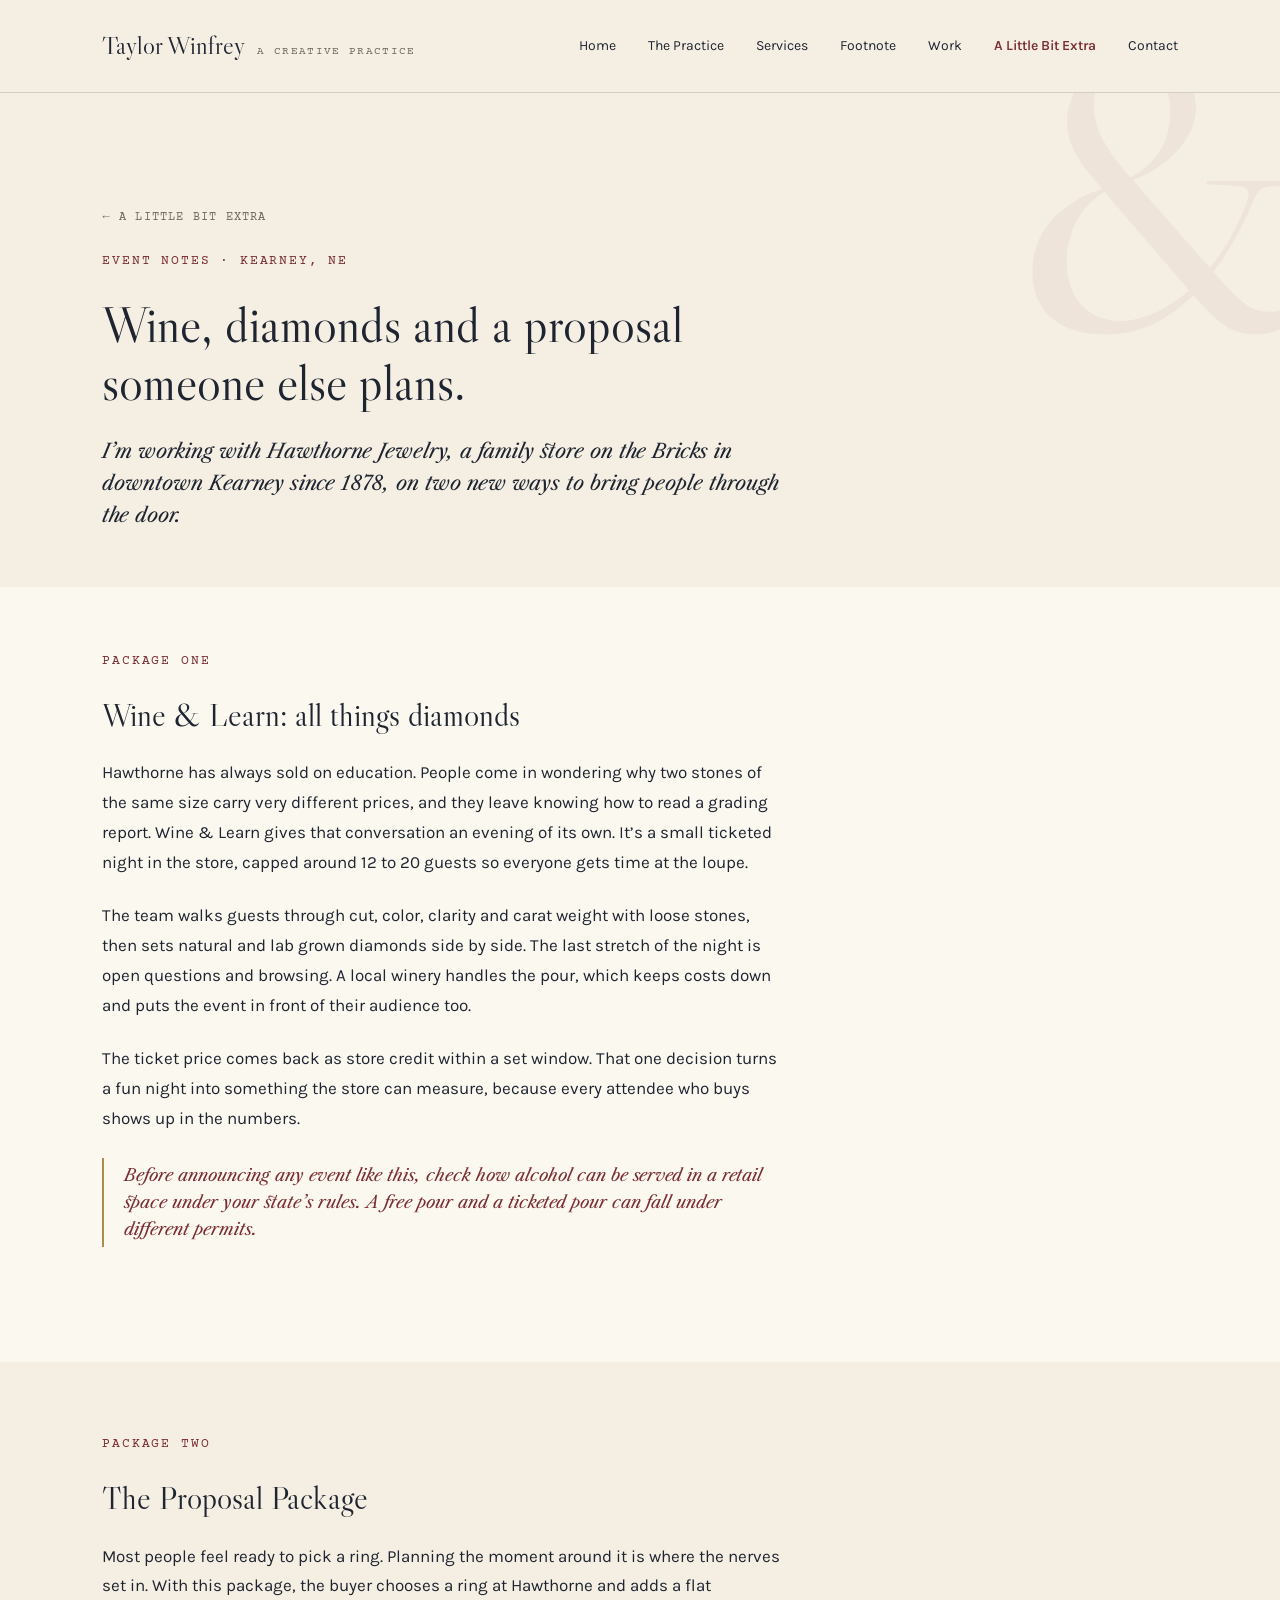
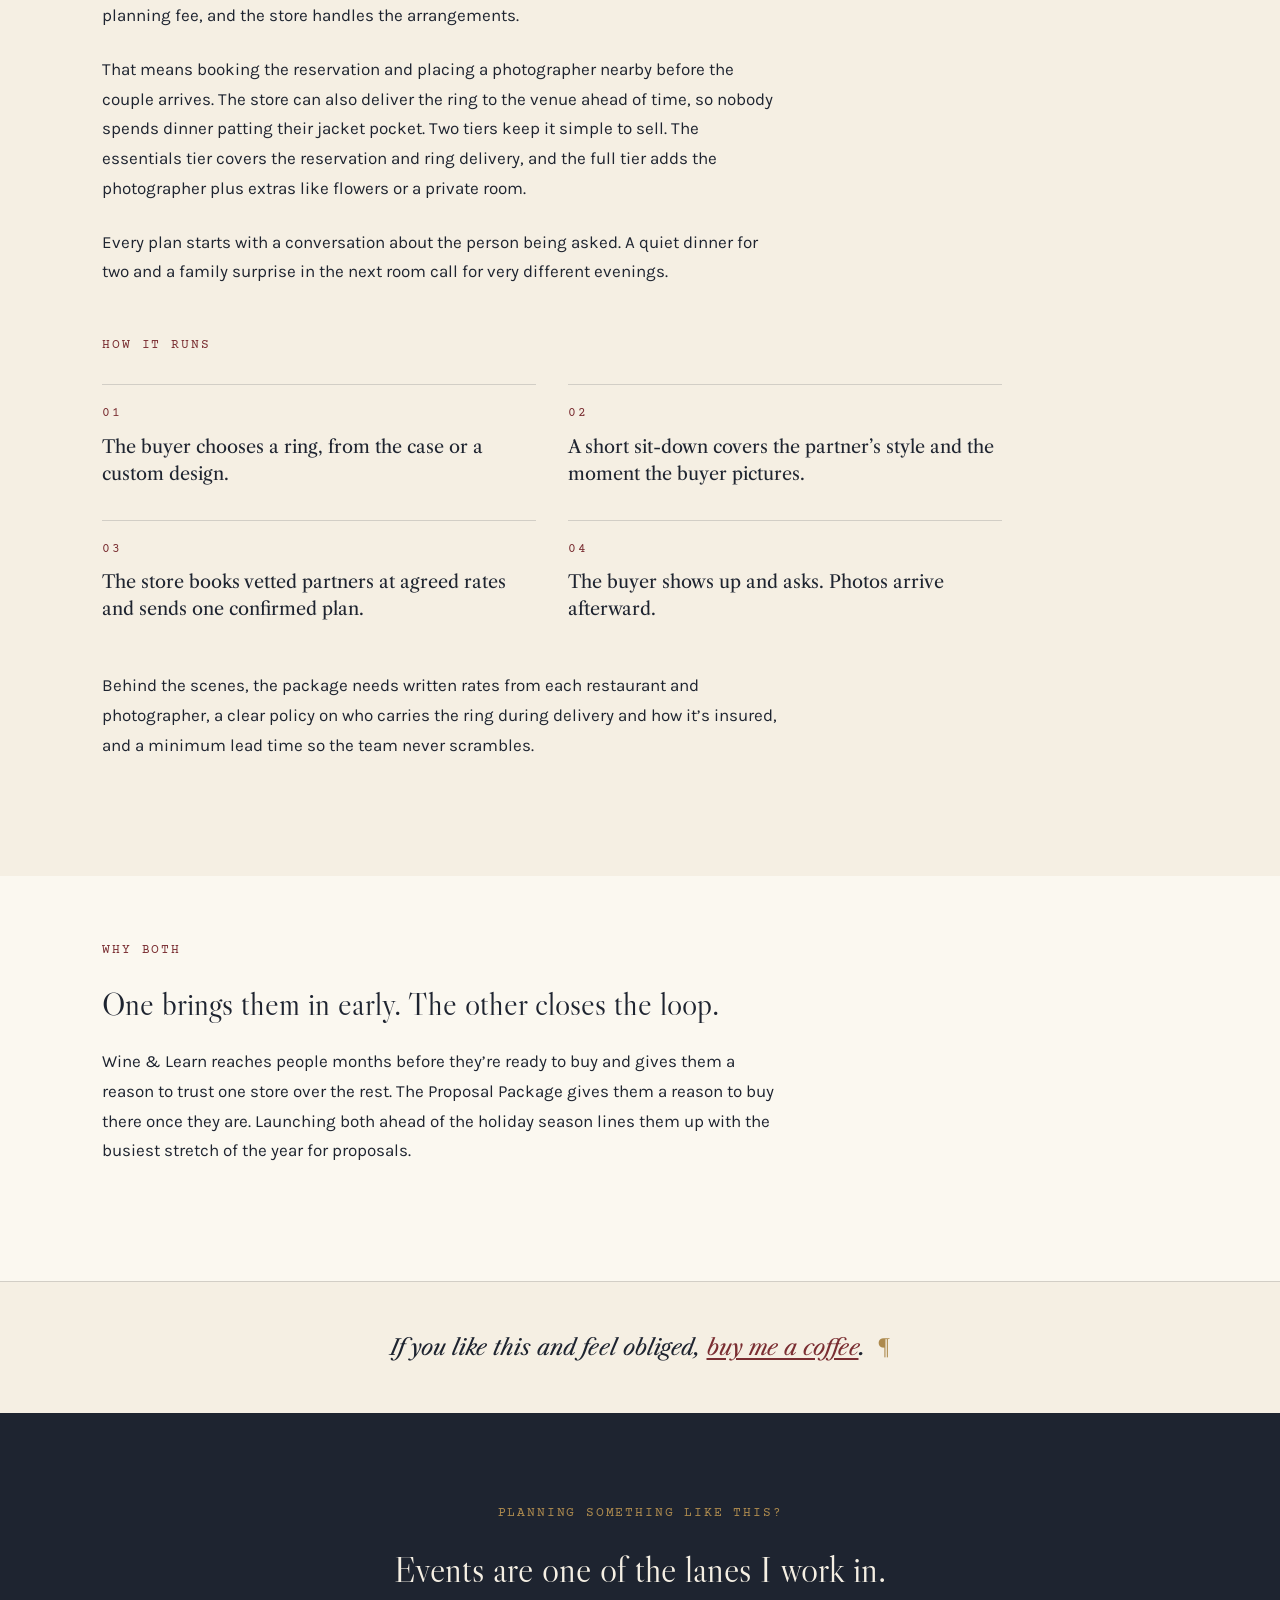
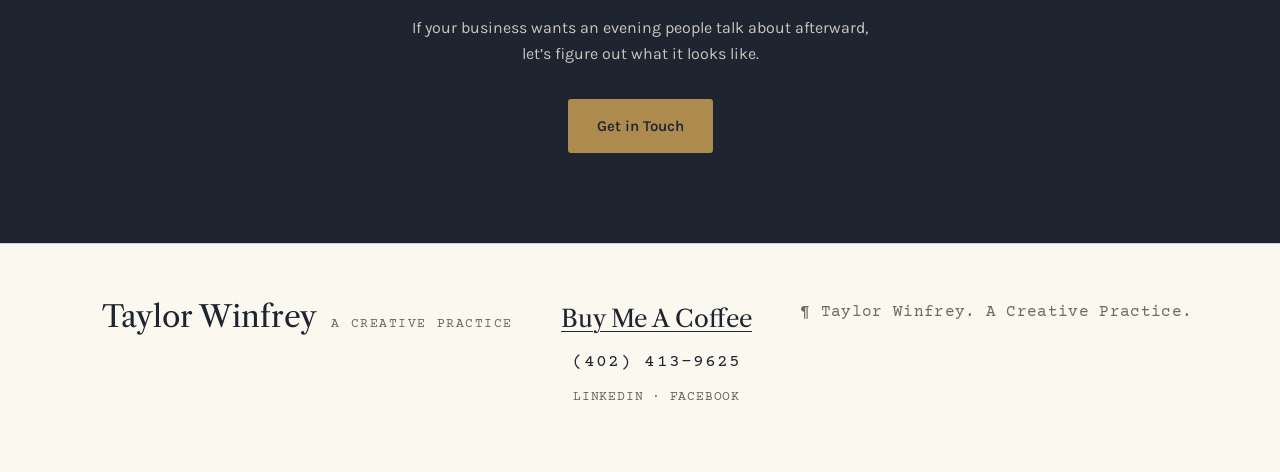
<file: hawthorne-events.html>
<!doctype html>
<html lang="en">
<head>
  <!-- Google tag (gtag.js) -->
  <script async src="https://www.googletagmanager.com/gtag/js?id=G-GQNHWWT602"></script>
  <script>
    window.dataLayer = window.dataLayer || [];
    function gtag(){dataLayer.push(arguments);}
    gtag('js', new Date());

    gtag('config', 'G-GQNHWWT602');
  </script>
  <meta charset="utf-8">
  <meta name="viewport" content="width=device-width, initial-scale=1">
  <title>Jewelry Store Event Ideas: Wine &amp; Learn and a Proposal Package | Taylor Winfrey</title>
  <meta name="description" content="Two event packages built with Hawthorne Jewelry in Kearney, Nebraska: a Wine &amp; Learn night on diamonds and a Proposal Package that plans the moment around the ring.">
  <link rel="canonical" href="https://taylorwinfrey.com/hawthorne-events.html">
  <meta property="og:type" content="article">
  <meta property="og:site_name" content="Taylor Winfrey">
  <meta property="og:title" content="Wine, diamonds and a proposal someone else plans">
  <meta property="og:description" content="Two event packages built with Hawthorne Jewelry in Kearney, Nebraska: a Wine &amp; Learn night on diamonds and a Proposal Package that plans the moment around the ring.">
  <meta property="og:url" content="https://taylorwinfrey.com/hawthorne-events.html">
  <meta property="og:image" content="https://taylorwinfrey.com/images/share.jpg">
  <meta property="og:image:width" content="1200">
  <meta property="og:image:height" content="630">
  <meta name="twitter:card" content="summary_large_image">
  <link rel="icon" href="favicon.svg" type="image/svg+xml">
  <link rel="preconnect" href="https://fonts.googleapis.com">
  <link rel="preconnect" href="https://fonts.gstatic.com" crossorigin>
  <link rel="stylesheet" href="https://fonts.googleapis.com/css2?family=Libre+Caslon+Display&family=Libre+Caslon+Text:ital,wght@0,400;0,700;1,400&family=Karla:wght@400;500;600;700&family=Courier+Prime:ital,wght@0,400;0,700&display=swap">
  <link rel="stylesheet" href="styles.css?v=202610201500">
  <style>
    .post { max-width: 680px; }
    .post h2 { font-size: clamp(26px, 2.6vw, 32px); line-height: 1.2; }
    .post-note { border-left: 2px solid var(--brass); padding: 4px 0 4px 20px; font-family: var(--font-text); font-style: italic; font-size: 17px; line-height: 1.6; color: var(--oxblood); }
    .steps__list--four { grid-template-columns: repeat(2, 1fr); }
    @media (max-width: 720px) { .steps__list--four { grid-template-columns: 1fr; } }
  </style>
</head>
<body>
<div class="wrap">

  <nav class="nav" aria-label="Main">
    <a href="index.html" class="brand">
      <span class="brand__name">Taylor Winfrey</span>
      <span class="brand__tag">A Creative Practice</span>
    </a>
    <div class="nav__links">
      <a href="index.html">Home</a>
      <a href="practice.html">The Practice</a>
      <a href="services.html">Services</a>
      <a href="footnote.html">Footnote</a>
      <a href="work.html">Work</a>
      <a href="extras.html" aria-current="page">A Little Bit Extra</a>
      <a href="contact.html">Contact</a>
    </div>
  </nav>

  <main>

    <!-- Intro -->
    <section class="section has-mark" style="padding-bottom: 56px;">
      <div class="mark" aria-hidden="true" style="top: -90px; right: -50px; font-size: 380px;">&amp;</div>
      <div class="stack gap-24" style="max-width: 680px;">
        <a href="extras.html" class="crumb">&larr; A Little Bit Extra</a>
        <p class="eyebrow">Event Notes &middot; Kearney, NE</p>
        <h1 style="font-size: clamp(36px, 4.2vw, 50px); line-height: 1.15;">Wine, diamonds and a proposal someone else plans.</h1>
        <p class="lede-italic" style="font-size: 20px; line-height: 1.6;">I&rsquo;m working with Hawthorne Jewelry, a family store on the Bricks in downtown Kearney since 1878, on two new ways to bring people through the door.</p>
      </div>
    </section>

    <!-- Wine & Learn -->
    <section class="section section--card" style="padding-top: 64px;">
      <div class="stack gap-24 post">
        <p class="eyebrow">Package One</p>
        <h2>Wine &amp; Learn: all things diamonds</h2>
        <p class="body-copy">Hawthorne has always sold on education. People come in wondering why two stones of the same size carry very different prices, and they leave knowing how to read a grading report. Wine &amp; Learn gives that conversation an evening of its own. It&rsquo;s a small ticketed night in the store, capped around 12 to 20 guests so everyone gets time at the loupe.</p>
        <p class="body-copy">The team walks guests through cut, color, clarity and carat weight with loose stones, then sets natural and lab grown diamonds side by side. The last stretch of the night is open questions and browsing. A local winery handles the pour, which keeps costs down and puts the event in front of their audience too.</p>
        <p class="body-copy">The ticket price comes back as store credit within a set window. That one decision turns a fun night into something the store can measure, because every attendee who buys shows up in the numbers.</p>
        <p class="post-note">Before announcing any event like this, check how alcohol can be served in a retail space under your state&rsquo;s rules. A free pour and a ticketed pour can fall under different permits.</p>
      </div>
    </section>

    <!-- Proposal Package -->
    <section class="section" style="padding-top: 72px;">
      <div class="stack gap-24 post">
        <p class="eyebrow">Package Two</p>
        <h2>The Proposal Package</h2>
        <p class="body-copy">Most people feel ready to pick a ring. Planning the moment around it is where the nerves set in. With this package, the buyer chooses a ring at Hawthorne and adds a flat planning fee, and the store handles the arrangements.</p>
        <p class="body-copy">That means booking the reservation and placing a photographer nearby before the couple arrives. The store can also deliver the ring to the venue ahead of time, so nobody spends dinner patting their jacket pocket. Two tiers keep it simple to sell. The essentials tier covers the reservation and ring delivery, and the full tier adds the photographer plus extras like flowers or a private room.</p>
        <p class="body-copy">Every plan starts with a conversation about the person being asked. A quiet dinner for two and a family surprise in the next room call for very different evenings.</p>
      </div>

      <div class="steps" style="margin-top: 48px;">
        <p class="eyebrow">How it runs</p>
        <ol class="steps__list steps__list--four">
          <li><span class="steps__no">01</span><p>The buyer chooses a ring, from the case or a custom design.</p></li>
          <li><span class="steps__no">02</span><p>A short sit-down covers the partner&rsquo;s style and the moment the buyer pictures.</p></li>
          <li><span class="steps__no">03</span><p>The store books vetted partners at agreed rates and sends one confirmed plan.</p></li>
          <li><span class="steps__no">04</span><p>The buyer shows up and asks. Photos arrive afterward.</p></li>
        </ol>
      </div>

      <div class="stack gap-24 post" style="margin-top: 48px;">
        <p class="body-copy">Behind the scenes, the package needs written rates from each restaurant and photographer, a clear policy on who carries the ring during delivery and how it&rsquo;s insured, and a minimum lead time so the team never scrambles.</p>
      </div>
    </section>

    <!-- Why together -->
    <section class="section section--card" style="padding-top: 64px;">
      <div class="stack gap-24 post">
        <p class="eyebrow">Why Both</p>
        <h2>One brings them in early. The other closes the loop.</h2>
        <p class="body-copy">Wine &amp; Learn reaches people months before they&rsquo;re ready to buy and gives them a reason to trust one store over the rest. The Proposal Package gives them a reason to buy there once they are. Launching both ahead of the holiday season lines them up with the busiest stretch of the year for proposals.</p>
      </div>
    </section>

    <section class="section coffee-note">
      <p>If you like this and feel obliged, <a href="https://buymeacoffee.com/twinfrey" target="_blank" rel="noopener">buy me a coffee</a>. <span aria-hidden="true">&para;</span></p>
    </section>

    <section class="section section--ink stack center" style="gap: 24px; padding-top: 90px; padding-bottom: 90px;">
      <p class="eyebrow">Planning Something Like This?</p>
      <h2 style="font-size: clamp(28px, 3vw, 36px); max-width: 640px; line-height: 1.2;">Events are one of the lanes I work in.</h2>
      <p class="muted-on-ink" style="max-width: 460px; font-size: 16px;">If your business wants an evening people talk about afterward, let&rsquo;s figure out what it looks like.</p>
      <a href="contact.html" class="btn btn--brass" style="margin-top: 8px;">Get in Touch</a>
    </section>

  </main>

  <footer class="footer">
    <div class="footer__brand">
      <span class="footer__name">Taylor Winfrey</span>
      <span class="footer__tag">A Creative Practice</span>
    </div>
    <div class="footer__links">
      <a href="https://buymeacoffee.com/twinfrey" target="_blank" rel="noopener" class="footer__coffee">Buy Me A Coffee</a>
      <a href="tel:+14024139625" class="footer__phone">(402) 413-9625</a>
      <span class="footer__social"><a href="https://www.linkedin.com/in/taylorwinfrey" target="_blank" rel="noopener me">LinkedIn</a> <span aria-hidden="true">&middot;</span> <a href="https://www.facebook.com/tlr.craig" target="_blank" rel="noopener me">Facebook</a></span>
    </div>
    <p class="footer__colophon">&para; Taylor Winfrey. A Creative Practice.</p>
  </footer>

</div>
</body>
</html>
</file>
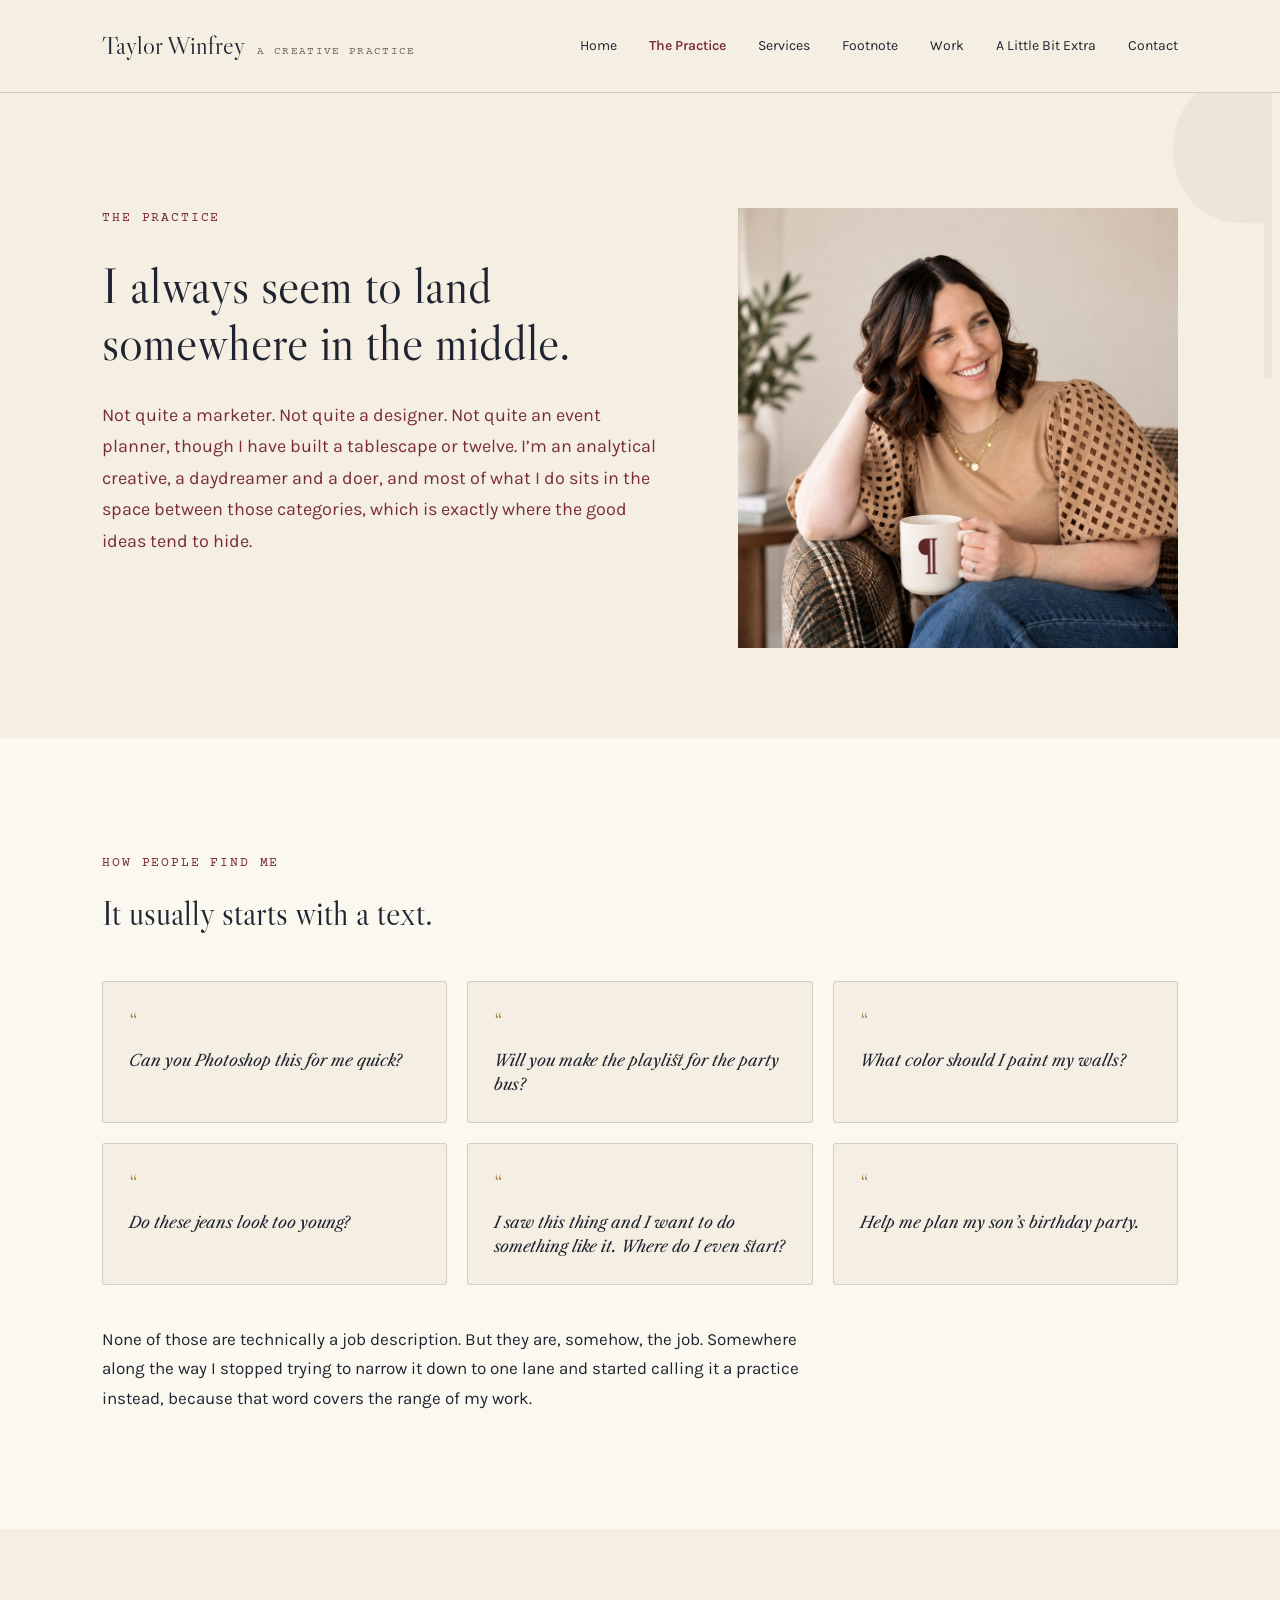
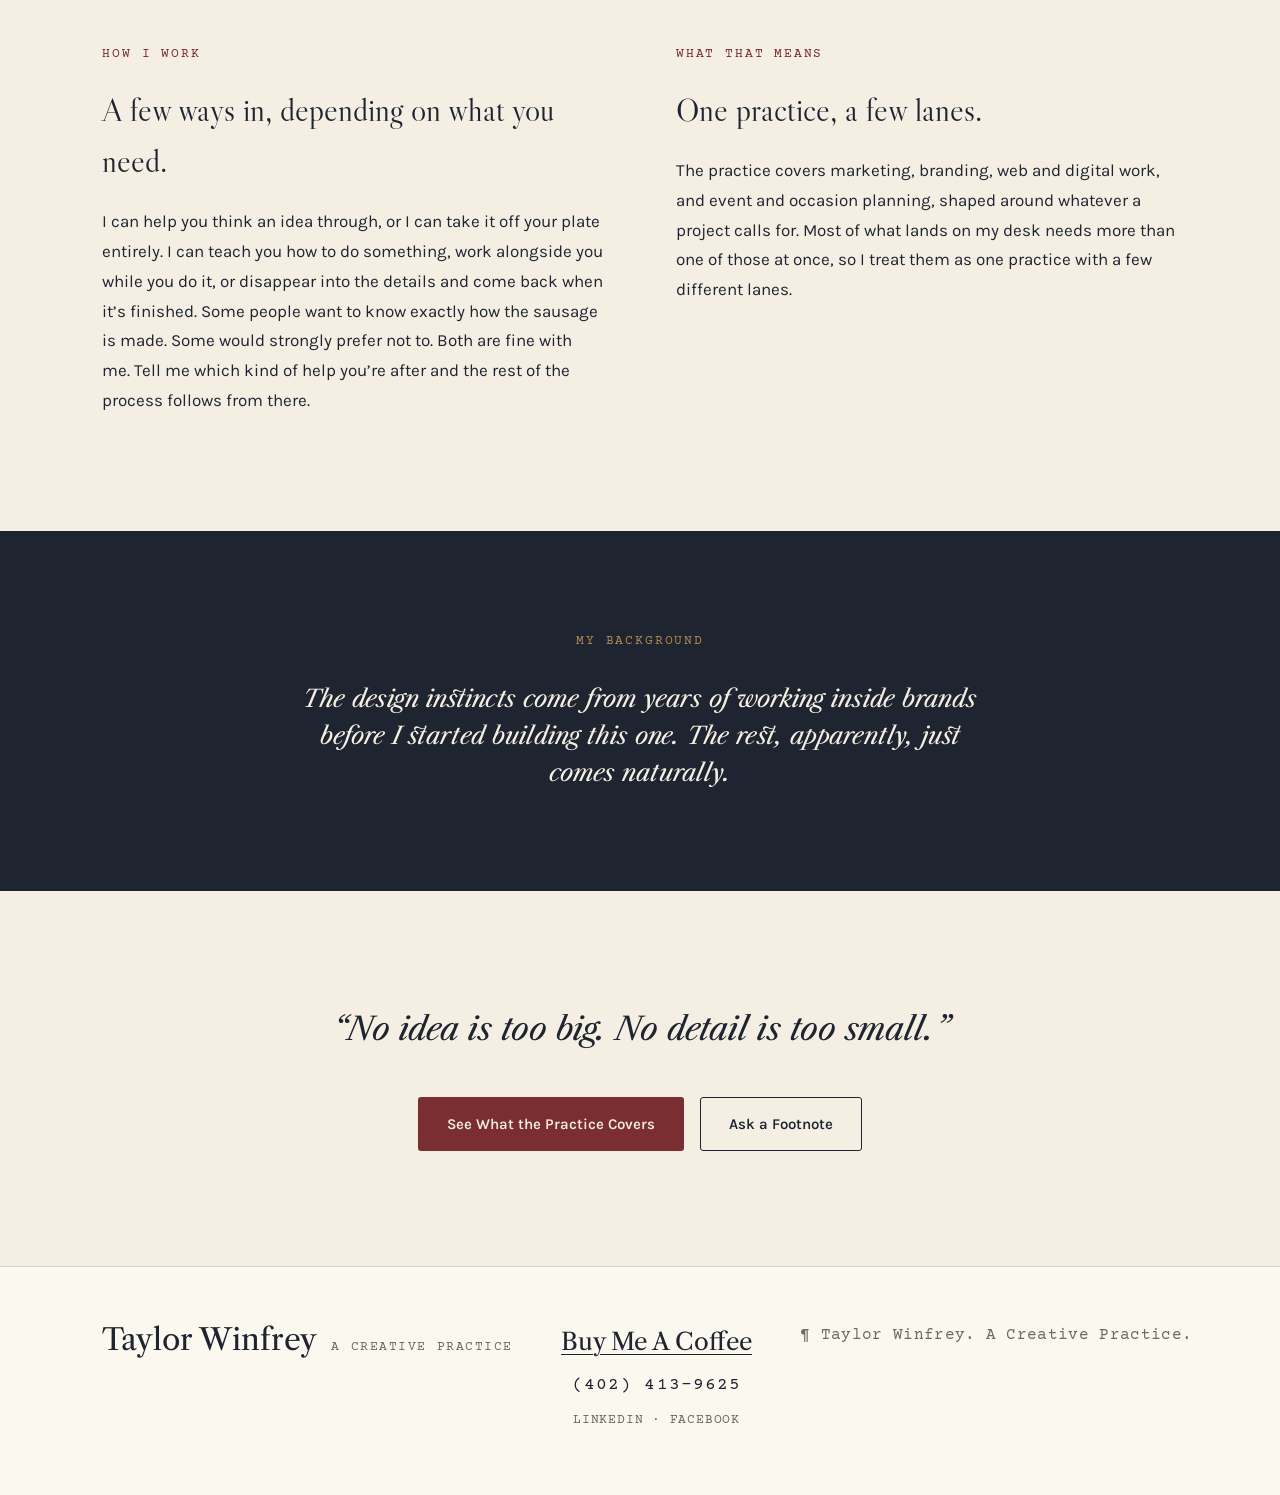
<file: practice.html>
<!doctype html>
<html lang="en">
<head>
  <!-- Google tag (gtag.js) -->
  <script async src="https://www.googletagmanager.com/gtag/js?id=G-GQNHWWT602"></script>
  <script>
    window.dataLayer = window.dataLayer || [];
    function gtag(){dataLayer.push(arguments);}
    gtag('js', new Date());

    gtag('config', 'G-GQNHWWT602');
  </script>
  <meta charset="utf-8">
  <meta name="viewport" content="width=device-width, initial-scale=1">
  <title>About Taylor Winfrey | A Creative Practice in Lincoln, NE</title>
  <meta name="description" content="Meet Taylor Winfrey: a Lincoln, Nebraska marketer, designer and event planner who helps you think an idea through or takes it off your plate entirely.">
  <link rel="canonical" href="https://taylorwinfrey.com/practice.html">
  <meta property="og:type" content="website">
  <meta property="og:site_name" content="Taylor Winfrey">
  <meta property="og:title" content="About Taylor Winfrey">
  <meta property="og:description" content="Meet Taylor Winfrey: a Lincoln, Nebraska marketer, designer and event planner who helps you think an idea through or takes it off your plate entirely.">
  <meta property="og:url" content="https://taylorwinfrey.com/practice.html">
  <meta property="og:image" content="https://taylorwinfrey.com/images/share.jpg">
  <meta property="og:image:width" content="1200">
  <meta property="og:image:height" content="630">
  <meta name="twitter:card" content="summary_large_image">
  <link rel="icon" href="favicon.svg" type="image/svg+xml">
  <link rel="preconnect" href="https://fonts.googleapis.com">
  <link rel="preconnect" href="https://fonts.gstatic.com" crossorigin>
  <link rel="stylesheet" href="https://fonts.googleapis.com/css2?family=Libre+Caslon+Display&family=Libre+Caslon+Text:ital,wght@0,400;0,700;1,400&family=Karla:wght@400;500;600;700&family=Courier+Prime:ital,wght@0,400;0,700&display=swap">
  <link rel="stylesheet" href="styles.css?v=202610201500">
</head>
<body>
<div class="wrap">

  <nav class="nav" aria-label="Main">
    <a href="index.html" class="brand">
      <span class="brand__name">Taylor Winfrey</span>
      <span class="brand__tag">A Creative Practice</span>
    </a>
    <div class="nav__links">
      <a href="index.html">Home</a>
      <a href="practice.html" aria-current="page">The Practice</a>
      <a href="services.html">Services</a>
      <a href="footnote.html">Footnote</a>
      <a href="work.html">Work</a>
      <a href="extras.html">A Little Bit Extra</a>
      <a href="contact.html">Contact</a>
    </div>
  </nav>

  <main>

    <section class="section has-mark" style="padding-bottom: 90px;">
      <div class="mark" aria-hidden="true" style="top: -80px; right: -60px; font-size: 380px;">&para;</div>
      <div class="page-hero">
        <div class="stack gap-28" style="max-width: 620px;">
          <p class="eyebrow">The Practice</p>
          <h1>I always seem to land somewhere in the middle.</h1>
          <p class="body" style="color: var(--oxblood);">Not quite a marketer. Not quite a designer. Not quite an event planner, though I have built a tablescape or twelve. I&rsquo;m an analytical creative, a daydreamer and a doer, and most of what I do sits in the space between those categories, which is exactly where the good ideas tend to hide.</p>
        </div>
        <div class="frame frame--portrait practice-photo">
          <img src="images/portrait.jpg" alt="Taylor Winfrey" width="900" height="900">
        </div>
      </div>
    </section>

    <section class="section section--card stack gap-40">
      <div class="stack gap-12">
        <p class="eyebrow">How People Find Me</p>
        <h2 style="font-size: clamp(28px, 3vw, 34px); max-width: 640px;">It usually starts with a text.</h2>
      </div>
      <div class="quotes">
        <div class="quote"><div class="quote__mark" aria-hidden="true">&ldquo;</div><p>Can you Photoshop this for me quick?</p></div>
        <div class="quote"><div class="quote__mark" aria-hidden="true">&ldquo;</div><p>Will you make the playlist for the party bus?</p></div>
        <div class="quote"><div class="quote__mark" aria-hidden="true">&ldquo;</div><p>What color should I paint my walls?</p></div>
        <div class="quote"><div class="quote__mark" aria-hidden="true">&ldquo;</div><p>Do these jeans look too young?</p></div>
        <div class="quote"><div class="quote__mark" aria-hidden="true">&ldquo;</div><p>I saw this thing and I want to do something like it. Where do I even start?</p></div>
        <div class="quote"><div class="quote__mark" aria-hidden="true">&ldquo;</div><p>Help me plan my son&rsquo;s birthday party.</p></div>
      </div>
      <p class="body-copy" style="max-width: 720px;">None of those are technically a job description. But they are, somehow, the job. Somewhere along the way I stopped trying to narrow it down to one lane and started calling it a practice instead, because that word covers the range of my work.</p>
    </section>

    <section class="section split split--even" style="gap: 72px;">
      <div class="stack gap-20">
        <p class="eyebrow">How I Work</p>
        <h2 style="font-size: clamp(26px, 2.6vw, 32px);">A few ways in, depending on what you need.</h2>
        <p class="body-copy">I can help you think an idea through, or I can take it off your plate entirely. I can teach you how to do something, work alongside you while you do it, or disappear into the details and come back when it&rsquo;s finished. Some people want to know exactly how the sausage is made. Some would strongly prefer not to. Both are fine with me. Tell me which kind of help you&rsquo;re after and the rest of the process follows from there.</p>
      </div>
      <div class="stack gap-20">
        <p class="eyebrow">What That Means</p>
        <h2 style="font-size: clamp(26px, 2.6vw, 32px);">One practice, a few lanes.</h2>
        <p class="body-copy">The practice covers marketing, branding, web and digital work, and event and occasion planning, shaped around whatever a project calls for. Most of what lands on my desk needs more than one of those at once, so I treat them as one practice with a few different lanes.</p>
      </div>
    </section>

    <section class="section section--ink stack gap-28 center" style="padding-top: 100px; padding-bottom: 100px;">
      <p class="eyebrow">My Background</p>
      <p class="lede-italic" style="max-width: 680px; font-size: 24px; line-height: 1.55; color: var(--paper);">The design instincts come from years of working inside brands before I started building this one. The rest, apparently, just comes naturally.</p>
    </section>

    <section class="section stack center" style="gap: 36px;">
      <p class="lede-italic" style="max-width: 680px; font-size: clamp(24px, 2.6vw, 32px); line-height: 1.45;">&ldquo;No idea is too big. No detail is too small.&rdquo;</p>
      <div class="btn-row" style="justify-content: center; margin-top: 8px;">
        <a href="services.html" class="btn btn--oxblood">See What the Practice Covers</a>
        <a href="footnote.html" class="btn btn--outline">Ask a Footnote</a>
      </div>
    </section>

  </main>

  <footer class="footer">
    <div class="footer__brand">
      <span class="footer__name">Taylor Winfrey</span>
      <span class="footer__tag">A Creative Practice</span>
    </div>
    <div class="footer__links">
      <a href="https://buymeacoffee.com/twinfrey" target="_blank" rel="noopener" class="footer__coffee">Buy Me A Coffee</a>
      <a href="tel:+14024139625" class="footer__phone">(402) 413-9625</a>
      <span class="footer__social"><a href="https://www.linkedin.com/in/taylorwinfrey" target="_blank" rel="noopener me">LinkedIn</a> <span aria-hidden="true">&middot;</span> <a href="https://www.facebook.com/tlr.craig" target="_blank" rel="noopener me">Facebook</a></span>
    </div>
    <p class="footer__colophon">&para; Taylor Winfrey. A Creative Practice.</p>
  </footer>

</div>
</body>
</html>
</file>
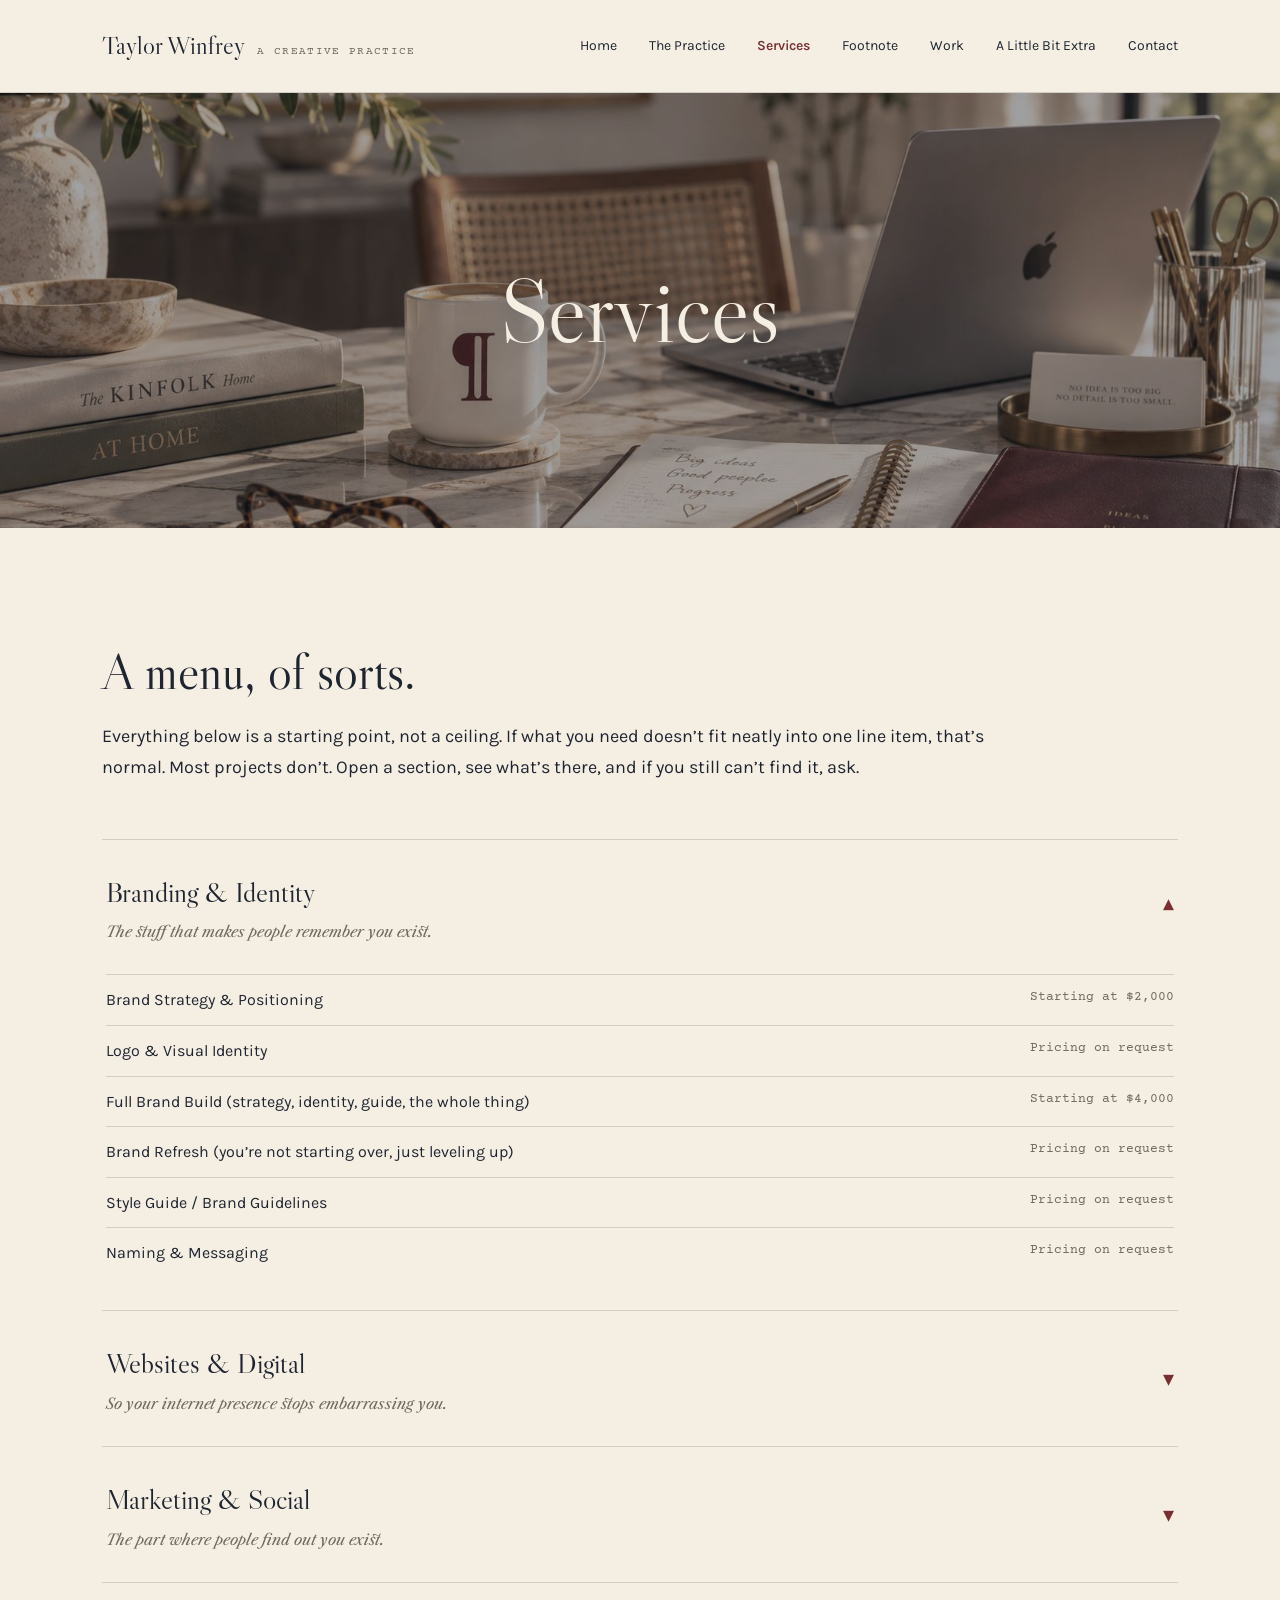
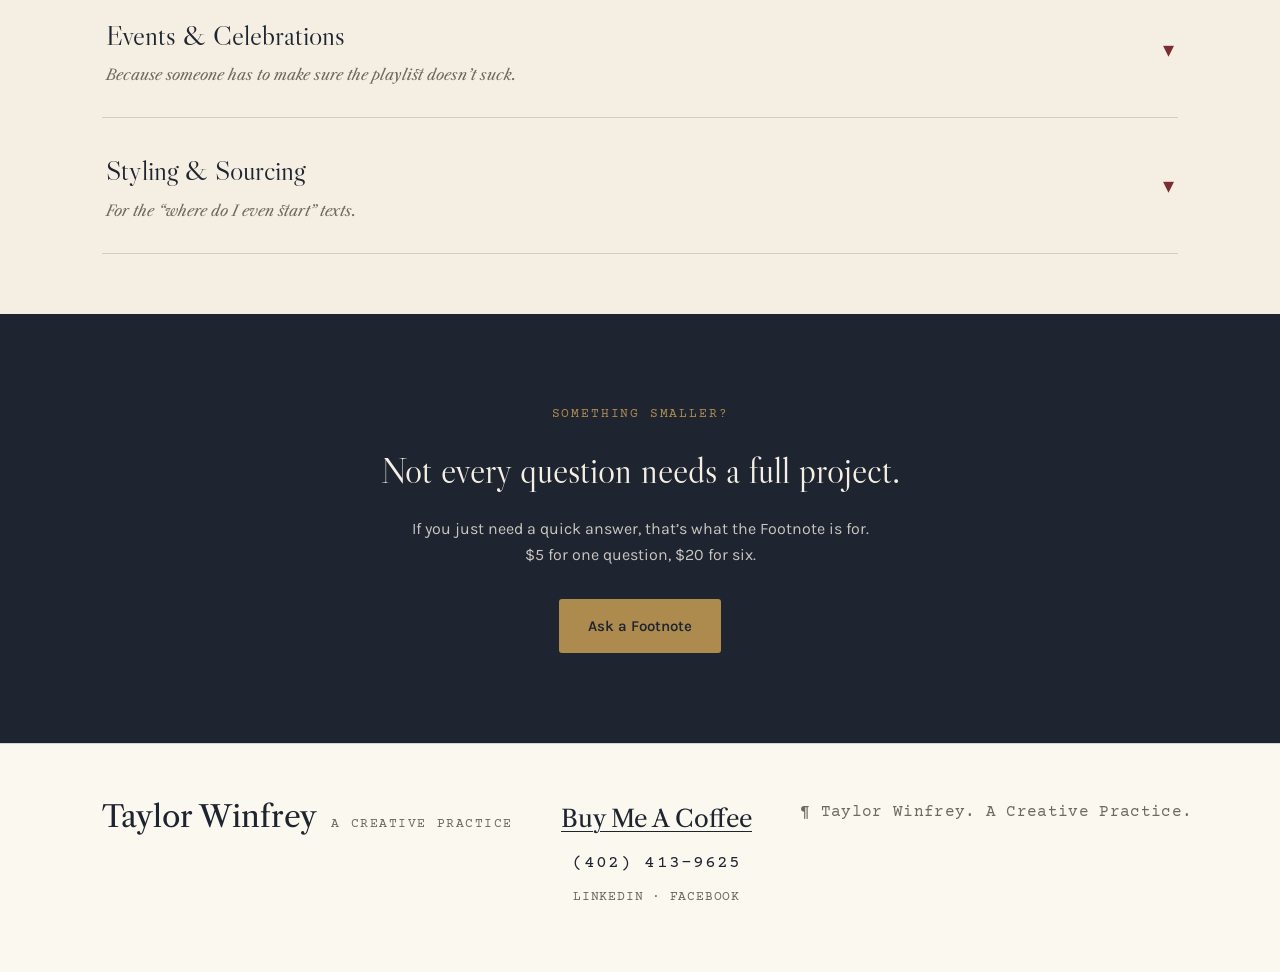
<file: services.html>
<!doctype html>
<html lang="en">
<head>
  <!-- Google tag (gtag.js) -->
  <script async src="https://www.googletagmanager.com/gtag/js?id=G-GQNHWWT602"></script>
  <script>
    window.dataLayer = window.dataLayer || [];
    function gtag(){dataLayer.push(arguments);}
    gtag('js', new Date());

    gtag('config', 'G-GQNHWWT602');
  </script>
  <meta charset="utf-8">
  <meta name="viewport" content="width=device-width, initial-scale=1">
  <title>Services &amp; Pricing | Branding, Web, Marketing &amp; Events | Taylor Winfrey</title>
  <meta name="description" content="Brand strategy, logos, websites, landing pages, social media, content, event planning, tablescapes and styling in Lincoln, NE. See services and starting prices.">
  <link rel="canonical" href="https://taylorwinfrey.com/services.html">
  <meta property="og:type" content="website">
  <meta property="og:site_name" content="Taylor Winfrey">
  <meta property="og:title" content="Services &amp; Pricing">
  <meta property="og:description" content="Brand strategy, logos, websites, landing pages, social media, content, event planning, tablescapes and styling in Lincoln, NE. See services and starting prices.">
  <meta property="og:url" content="https://taylorwinfrey.com/services.html">
  <meta property="og:image" content="https://taylorwinfrey.com/images/share.jpg">
  <meta property="og:image:width" content="1200">
  <meta property="og:image:height" content="630">
  <meta name="twitter:card" content="summary_large_image">
  <link rel="icon" href="favicon.svg" type="image/svg+xml">
  <link rel="preconnect" href="https://fonts.googleapis.com">
  <link rel="preconnect" href="https://fonts.gstatic.com" crossorigin>
  <link rel="stylesheet" href="https://fonts.googleapis.com/css2?family=Libre+Caslon+Display&family=Libre+Caslon+Text:ital,wght@0,400;0,700;1,400&family=Karla:wght@400;500;600;700&family=Courier+Prime:ital,wght@0,400;0,700&display=swap">
  <link rel="stylesheet" href="styles.css?v=202610201500">
</head>
<body>
<div class="wrap">

  <nav class="nav" aria-label="Main">
    <a href="index.html" class="brand">
      <span class="brand__name">Taylor Winfrey</span>
      <span class="brand__tag">A Creative Practice</span>
    </a>
    <div class="nav__links">
      <a href="index.html">Home</a>
      <a href="practice.html">The Practice</a>
      <a href="services.html" aria-current="page">Services</a>
      <a href="footnote.html">Footnote</a>
      <a href="work.html">Work</a>
      <a href="extras.html">A Little Bit Extra</a>
      <a href="contact.html">Contact</a>
    </div>
  </nav>

  <main>

    <!-- To change the photo, upload a new image to the images folder and change the file name below. -->
    <section class="photo-hero photo-hero--short" style="background-image: url('images/services-hero.jpg');">
      <h1>Services</h1>
    </section>

    <section class="section" style="padding-bottom: 56px;">
      <div class="stack" style="gap: 22px; max-width: 900px;">
        <h2 style="font-size: clamp(36px, 4.2vw, 50px); line-height: 1.12;">A menu, of sorts.</h2>
        <p style="font-size: 18px; line-height: 1.7;">Everything below is a starting point, not a ceiling. If what you need doesn&rsquo;t fit neatly into one line item, that&rsquo;s normal. Most projects don&rsquo;t. Open a section, see what&rsquo;s there, and if you still can&rsquo;t find it, ask.</p>
      </div>
    </section>

    <!-- To change a price, edit the text inside <span class="menu__price">. -->
    <section class="menu" style="padding: 0 var(--gutter) 60px;">

      <details open>
        <summary>
          <div><h2>Branding &amp; Identity</h2><p>The stuff that makes people remember you exist.</p></div>
          <span class="chev" aria-hidden="true">&#9662;</span>
        </summary>
        <div class="menu__items">
          <div class="menu__row"><span>Brand Strategy &amp; Positioning</span><span class="menu__price">Starting at $2,000</span></div>
          <div class="menu__row"><span>Logo &amp; Visual Identity</span><span class="menu__price">Pricing on request</span></div>
          <div class="menu__row"><span>Full Brand Build (strategy, identity, guide, the whole thing)</span><span class="menu__price">Starting at $4,000</span></div>
          <div class="menu__row"><span>Brand Refresh (you&rsquo;re not starting over, just leveling up)</span><span class="menu__price">Pricing on request</span></div>
          <div class="menu__row"><span>Style Guide / Brand Guidelines</span><span class="menu__price">Pricing on request</span></div>
          <div class="menu__row"><span>Naming &amp; Messaging</span><span class="menu__price">Pricing on request</span></div>
        </div>
      </details>

      <details>
        <summary>
          <div><h2>Websites &amp; Digital</h2><p>So your internet presence stops embarrassing you.</p></div>
          <span class="chev" aria-hidden="true">&#9662;</span>
        </summary>
        <div class="menu__items">
          <div class="menu__row"><span>Website Design &amp; Build</span><span class="menu__price">Pricing on request</span></div>
          <div class="menu__row"><span>Landing Page</span><span class="menu__price">Starting at $1,000</span></div>
          <div class="menu__row"><span>Website Refresh / Consolidation (fix what&rsquo;s already there)</span><span class="menu__price">Starting at $1,000</span></div>
          <div class="menu__row"><span>Web Copywriting</span><span class="menu__price">Pricing on request</span></div>
        </div>
      </details>

      <details>
        <summary>
          <div><h2>Marketing &amp; Social</h2><p>The part where people find out you exist.</p></div>
          <span class="chev" aria-hidden="true">&#9662;</span>
        </summary>
        <div class="menu__items">
          <div class="menu__row"><span>Social Media Strategy</span><span class="menu__price">Pricing on request</span></div>
          <div class="menu__row"><span>Social Media Management (monthly)</span><span class="menu__price">Pricing on request</span></div>
          <div class="menu__row"><span>Content Batch (a month of posts, shot and captioned)</span><span class="menu__price">Starting at $150</span></div>
          <div class="menu__row"><span>Blog Post</span><span class="menu__price">Starting at $100</span></div>
          <div class="menu__row"><span>Email Marketing &amp; Newsletters</span><span class="menu__price">Pricing on request</span></div>
          <div class="menu__row"><span>Marketing Consulting (per session)</span><span class="menu__price">Starting at $50</span></div>
          <div class="menu__row"><span>Content Filming Day</span><span class="menu__price">Starting at $300</span></div>
        </div>
      </details>

      <details>
        <summary>
          <div><h2>Events &amp; Celebrations</h2><p>Because someone has to make sure the playlist doesn&rsquo;t suck.</p></div>
          <span class="chev" aria-hidden="true">&#9662;</span>
        </summary>
        <div class="menu__items">
          <div class="menu__row"><span>Full Event Planning (any occasion)</span><span class="menu__price">Pricing on request</span></div>
          <div class="menu__row"><span>Day-Of Coordination</span><span class="menu__price">Pricing on request</span></div>
          <div class="menu__row"><span>Vendor Sourcing &amp; Coordination</span><span class="menu__price">Pricing on request</span></div>
          <div class="menu__row"><span>Theme Development &amp; Styling</span><span class="menu__price">Pricing on request</span></div>
          <div class="menu__row"><span>Tablescapes &amp; Setup</span><span class="menu__price">Pricing on request</span></div>
          <div class="menu__row"><span>Custom Stationery &amp; Invitations</span><span class="menu__price">Pricing on request</span></div>
          <div class="menu__row"><span>Party Favors &amp; Custom Merch</span><span class="menu__price">Pricing on request</span></div>
        </div>
      </details>

      <details>
        <summary>
          <div><h2>Styling &amp; Sourcing</h2><p>For the &ldquo;where do I even start&rdquo; texts.</p></div>
          <span class="chev" aria-hidden="true">&#9662;</span>
        </summary>
        <div class="menu__items">
          <div class="menu__row"><span>Home Styling Consult</span><span class="menu__price">Pricing on request</span></div>
          <div class="menu__row"><span>Wardrobe &amp; Outfit Consult</span><span class="menu__price">Pricing on request</span></div>
          <div class="menu__row"><span>Cost-Effective Sourcing Strategy</span><span class="menu__price">Pricing on request</span></div>
          <div class="menu__row"><span>Gift Curation</span><span class="menu__price">Pricing on request</span></div>
        </div>
      </details>

    </section>

    <section class="section section--ink stack center" style="gap: 24px; padding-top: 90px; padding-bottom: 90px;">
      <p class="eyebrow">Something Smaller?</p>
      <h2 style="font-size: clamp(28px, 3vw, 36px); max-width: 640px; line-height: 1.2;">Not every question needs a full project.</h2>
      <p class="muted-on-ink" style="max-width: 460px; font-size: 16px;">If you just need a quick answer, that&rsquo;s what the Footnote is for. $5 for one question, $20 for six.</p>
      <a href="footnote.html" class="btn btn--brass" style="margin-top: 8px;">Ask a Footnote</a>
    </section>

  </main>

  <footer class="footer">
    <div class="footer__brand">
      <span class="footer__name">Taylor Winfrey</span>
      <span class="footer__tag">A Creative Practice</span>
    </div>
    <div class="footer__links">
      <a href="https://buymeacoffee.com/twinfrey" target="_blank" rel="noopener" class="footer__coffee">Buy Me A Coffee</a>
      <a href="tel:+14024139625" class="footer__phone">(402) 413-9625</a>
      <span class="footer__social"><a href="https://www.linkedin.com/in/taylorwinfrey" target="_blank" rel="noopener me">LinkedIn</a> <span aria-hidden="true">&middot;</span> <a href="https://www.facebook.com/tlr.craig" target="_blank" rel="noopener me">Facebook</a></span>
    </div>
    <p class="footer__colophon">&para; Taylor Winfrey. A Creative Practice.</p>
  </footer>

</div>
</body>
</html>
</file>
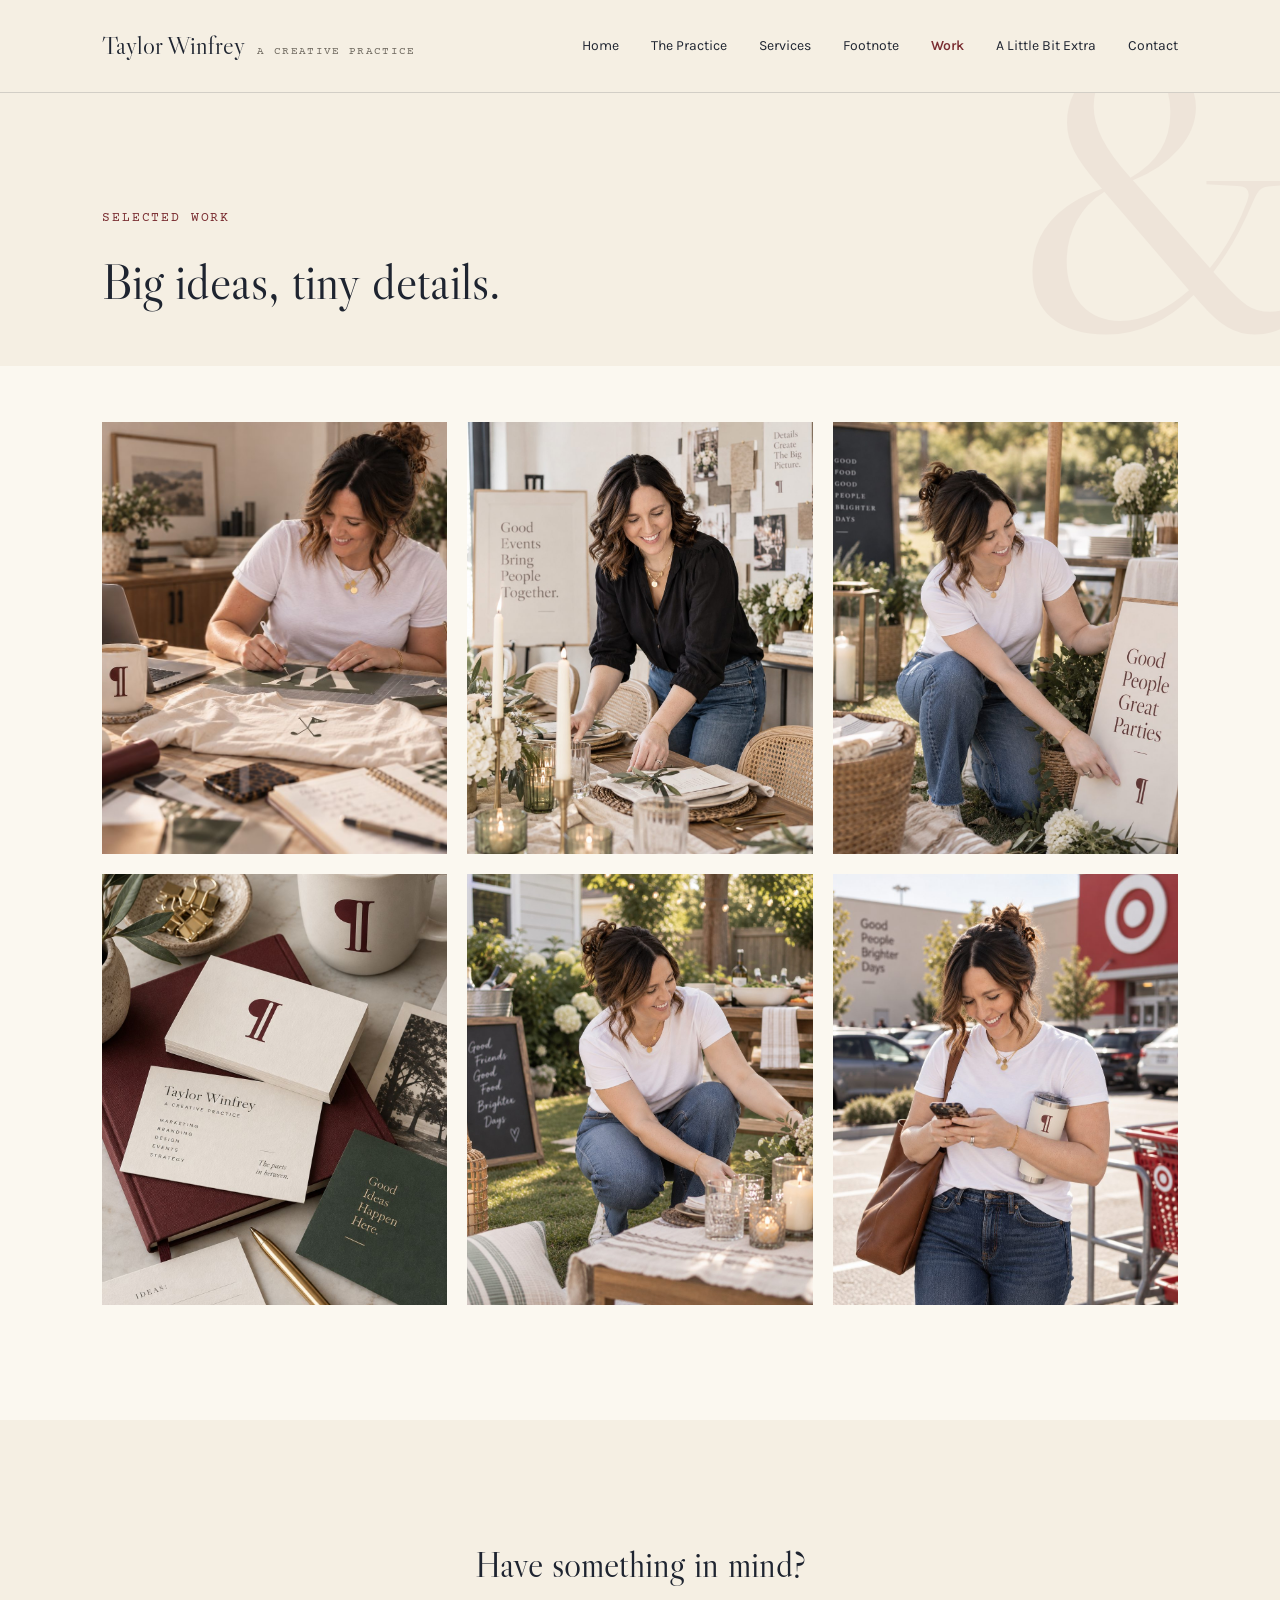
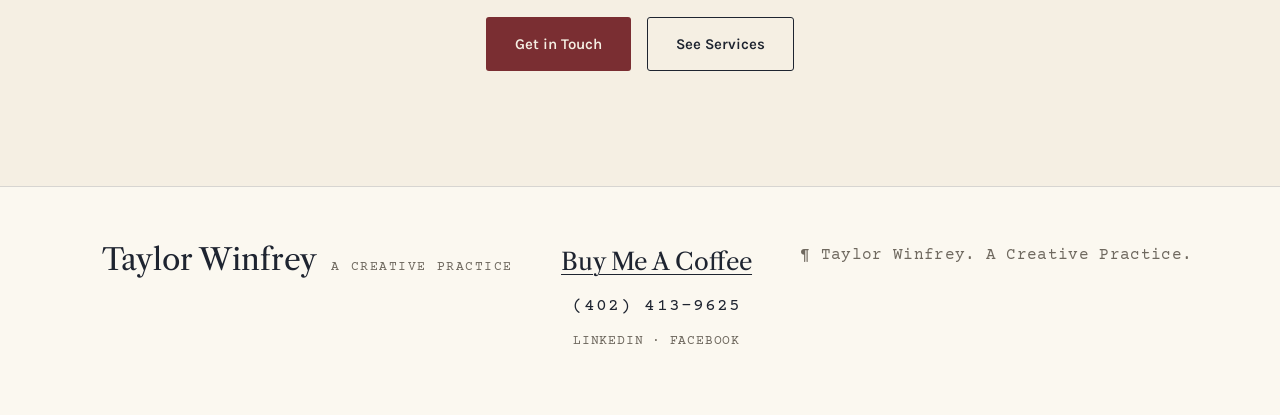
<file: work.html>
<!doctype html>
<html lang="en">
<head>
  <!-- Google tag (gtag.js) -->
  <script async src="https://www.googletagmanager.com/gtag/js?id=G-GQNHWWT602"></script>
  <script>
    window.dataLayer = window.dataLayer || [];
    function gtag(){dataLayer.push(arguments);}
    gtag('js', new Date());

    gtag('config', 'G-GQNHWWT602');
  </script>
  <meta charset="utf-8">
  <meta name="viewport" content="width=device-width, initial-scale=1">
  <title>Work | Branding, Event Styling &amp; Custom Merch | Taylor Winfrey</title>
  <meta name="description" content="Selected work from Taylor Winfrey in Lincoln, NE: custom apparel and merch, tablescapes, event signage and styling, and brand stationery.">
  <link rel="canonical" href="https://taylorwinfrey.com/work.html">
  <meta property="og:type" content="website">
  <meta property="og:site_name" content="Taylor Winfrey">
  <meta property="og:title" content="Work">
  <meta property="og:description" content="Selected work from Taylor Winfrey in Lincoln, NE: custom apparel and merch, tablescapes, event signage and styling, and brand stationery.">
  <meta property="og:url" content="https://taylorwinfrey.com/work.html">
  <meta property="og:image" content="https://taylorwinfrey.com/images/share.jpg">
  <meta property="og:image:width" content="1200">
  <meta property="og:image:height" content="630">
  <meta name="twitter:card" content="summary_large_image">
  <link rel="icon" href="favicon.svg" type="image/svg+xml">
  <link rel="preconnect" href="https://fonts.googleapis.com">
  <link rel="preconnect" href="https://fonts.gstatic.com" crossorigin>
  <link rel="stylesheet" href="https://fonts.googleapis.com/css2?family=Libre+Caslon+Display&family=Libre+Caslon+Text:ital,wght@0,400;0,700;1,400&family=Karla:wght@400;500;600;700&family=Courier+Prime:ital,wght@0,400;0,700&display=swap">
  <link rel="stylesheet" href="styles.css?v=202610201500">
</head>
<body>
<div class="wrap">

  <nav class="nav" aria-label="Main">
    <a href="index.html" class="brand">
      <span class="brand__name">Taylor Winfrey</span>
      <span class="brand__tag">A Creative Practice</span>
    </a>
    <div class="nav__links">
      <a href="index.html">Home</a>
      <a href="practice.html">The Practice</a>
      <a href="services.html">Services</a>
      <a href="footnote.html">Footnote</a>
      <a href="work.html" aria-current="page">Work</a>
      <a href="extras.html">A Little Bit Extra</a>
      <a href="contact.html">Contact</a>
    </div>
  </nav>

  <main>

    <section class="section has-mark" style="padding-bottom: 56px;">
      <div class="mark" aria-hidden="true" style="top: -90px; right: -50px; font-size: 380px;">&amp;</div>
      <div class="stack gap-24" style="max-width: 700px;">
        <p class="eyebrow">Selected Work</p>
        <h1 style="font-size: clamp(36px, 4.2vw, 50px); line-height: 1.15;">Big ideas, tiny details.</h1>
      </div>
    </section>

    <section class="section section--card" style="padding-top: 56px;">
      <div class="work-grid">
        <div class="frame"><img src="images/work-merch.jpg" alt="Custom apparel, packaging and brand merchandise" loading="lazy"></div>
        <div class="frame"><img src="images/work-dinner.jpg" alt="A private dinner tablescape" loading="lazy"></div>
        <div class="frame"><img src="images/work-outdoor.jpg" alt="An outdoor celebration with signage" loading="lazy"></div>
        <div class="frame"><img src="images/work-stationery.jpg" alt="Branded stationery, a mug and a notebook" loading="lazy"></div>
        <div class="frame"><img src="images/work-backyard.jpg" alt="A styled backyard gathering" loading="lazy"></div>
        <div class="frame"><img src="images/hero.jpg" alt="Taylor out sourcing supplies, tumbler in hand" loading="lazy"></div>
      </div>
    </section>

    <section class="section stack gap-24 center">
      <h2 style="font-size: clamp(28px, 3vw, 36px);">Have something in mind?</h2>
      <div class="btn-row" style="justify-content: center;"><a href="contact.html" class="btn btn--oxblood">Get in Touch</a> <a href="services.html" class="btn btn--outline">See Services</a></div>
    </section>

  </main>

  <footer class="footer">
    <div class="footer__brand">
      <span class="footer__name">Taylor Winfrey</span>
      <span class="footer__tag">A Creative Practice</span>
    </div>
    <div class="footer__links">
      <a href="https://buymeacoffee.com/twinfrey" target="_blank" rel="noopener" class="footer__coffee">Buy Me A Coffee</a>
      <a href="tel:+14024139625" class="footer__phone">(402) 413-9625</a>
      <span class="footer__social"><a href="https://www.linkedin.com/in/taylorwinfrey" target="_blank" rel="noopener me">LinkedIn</a> <span aria-hidden="true">&middot;</span> <a href="https://www.facebook.com/tlr.craig" target="_blank" rel="noopener me">Facebook</a></span>
    </div>
    <p class="footer__colophon">&para; Taylor Winfrey. A Creative Practice.</p>
  </footer>

</div>
</body>
</html>
</file>
<file: styles.css>
/* Taylor Winfrey, A Creative Practice
   Shared styles for every page. Change a color or font here and it updates site wide. */

:root {
  --paper: #F5EFE3;
  --card: #FBF8F0;
  --ink: #1E2430;
  --oxblood: #7A2E32;
  --oxblood-deep: #5E2226;
  --brass: #AD8A4E;
  --bottle: #3E5A46;
  --taupe: #6F695F;           /* darkened from #8A8377 so small text passes contrast */
  --rule: rgba(30, 36, 48, 0.16);
  --paper-soft: rgba(245, 239, 227, 0.8);

  --font-display: 'Libre Caslon Display', Georgia, 'Times New Roman', serif;
  --font-text: 'Libre Caslon Text', Georgia, serif;
  --font-sans: 'Karla', 'Segoe UI', system-ui, sans-serif;
  --font-mono: 'Courier Prime', 'Courier New', monospace;

  --gutter: clamp(20px, 8vw, 120px);
}

* { box-sizing: border-box; }

html { scroll-behavior: smooth; }

body {
  margin: 0;
  background: var(--paper);
  color: var(--ink);
  font-family: var(--font-sans);
  font-size: 17px;
  line-height: 1.6;
  -webkit-font-smoothing: antialiased;
}

img { max-width: 100%; display: block; }

a { color: inherit; text-decoration: none; }
a:focus-visible, button:focus-visible, summary:focus-visible { outline: 2px solid var(--oxblood); outline-offset: 3px; }

h1, h2, h3 { font-family: var(--font-display); font-weight: 400; margin: 0; color: var(--ink); }
p { margin: 0; }

.wrap { max-width: 1440px; margin: 0 auto; }
.section { padding: clamp(64px, 9vw, 120px) var(--gutter); }
.section--card { background: var(--card); }
.section--ink { background: var(--ink); color: var(--paper); }
.section--ink h1, .section--ink h2 { color: var(--paper); }

.eyebrow {
  font-family: var(--font-mono);
  font-size: 13px;
  letter-spacing: 0.14em;
  text-transform: uppercase;
  color: var(--oxblood);
}
.section--ink .eyebrow { color: var(--brass); }

.lede-italic { font-family: var(--font-text); font-style: italic; }

.stack { display: flex; flex-direction: column; }
.gap-12 { gap: 12px; } .gap-20 { gap: 20px; } .gap-24 { gap: 24px; } .gap-28 { gap: 28px; } .gap-40 { gap: 40px; } .gap-48 { gap: 48px; }
.center { text-align: center; align-items: center; }

/* ---------- Nav ---------- */
.nav {
  display: flex;
  align-items: center;
  justify-content: space-between;
  flex-wrap: wrap;
  gap: 16px 36px;
  padding: 26px var(--gutter);
  border-bottom: 1px solid var(--rule);
  background: var(--paper);
}
.brand { display: flex; align-items: baseline; gap: 12px; flex-wrap: wrap; }
.brand__name { font-family: var(--font-display); font-size: 25px; }
.brand__tag, .footer__tag {
  font-family: var(--font-mono);
  font-size: 11px;
  letter-spacing: 0.12em;
  text-transform: uppercase;
  color: var(--taupe);
}
.nav__links { display: flex; flex-wrap: wrap; gap: 8px 32px; }
.nav__links a { font-size: 14px; padding: 6px 0; }
.nav__links a:hover { color: var(--oxblood); }
.nav__links a[aria-current="page"], .nav__links a.is-accent { color: var(--oxblood); font-weight: 600; }

/* ---------- Buttons ---------- */
.btn {
  display: inline-flex;
  align-items: center;
  min-height: 48px;
  padding: 14px 28px;
  border-radius: 3px;
  font-family: var(--font-sans);
  font-weight: 600;
  font-size: 15px;
  border: 1px solid transparent;
  transition: background 0.15s ease, color 0.15s ease;
}
.btn--oxblood { background: var(--oxblood); color: var(--paper); }
.btn--oxblood:hover { background: var(--oxblood-deep); }
.btn--outline { border-color: var(--ink); color: var(--ink); }
.btn--outline:hover { background: var(--ink); color: var(--paper); }
.btn--brass { background: var(--brass); color: var(--ink); }
.btn--brass:hover { background: #c19d60; }
.btn-row { display: flex; gap: 16px; flex-wrap: wrap; }

/* ---------- Pilcrow watermark ---------- */
.has-mark { position: relative; overflow: hidden; }
.mark {
  position: absolute;
  font-family: var(--font-display);
  line-height: 1;
  color: var(--oxblood);
  opacity: 0.05;
  pointer-events: none;
  user-select: none;
}
.has-mark > *:not(.mark) { position: relative; }

/* ---------- Hero ---------- */
.hero { display: flex; align-items: center; gap: 72px; }
.hero__copy { max-width: 540px; flex-shrink: 0; }
.hero__copy h1 { font-size: clamp(36px, 4.6vw, 54px); line-height: 1.12; }
.hero__copy p { font-size: 18px; line-height: 1.65; }
.hero__photo { flex-grow: 1; display: flex; justify-content: center; }
.hero__photo img {
  width: 100%;
  max-width: 400px;
  height: auto;
  aspect-ratio: 4 / 5;
  object-fit: cover;
  border-radius: 4px;
  box-shadow: 0 28px 56px rgba(30, 36, 48, 0.2);
}

.page-hero { display: flex; gap: 72px; align-items: flex-start; }
.page-hero h1 { font-size: clamp(36px, 4.2vw, 50px); line-height: 1.15; }
.page-hero p.body { font-size: 18px; line-height: 1.75; }

/* ---------- Quote cards ---------- */
.quotes { display: grid; grid-template-columns: repeat(3, 1fr); gap: 20px; }
.quote {
  padding: 26px;
  background: var(--paper);
  border: 1px solid var(--rule);
  border-radius: 3px;
  display: flex;
  flex-direction: column;
  gap: 10px;
}
.quote__mark { font-family: var(--font-display); font-size: 30px; color: var(--brass); line-height: 1; }
.quote p { font-family: var(--font-text); font-style: italic; font-size: 16px; line-height: 1.5; }

/* ---------- Photo frames ---------- */
.frame { border-radius: 3px; overflow: hidden; border: 1px solid var(--rule); }
.frame img { width: 100%; height: 100%; object-fit: cover; }
.frame--portrait { width: 340px; flex-shrink: 0; aspect-ratio: 4 / 5; }

/* ---------- Two column split ---------- */
.split { display: flex; gap: 64px; align-items: flex-start; }
.split--even > * { flex: 1; }
.body-copy { font-size: 17px; line-height: 1.75; }

/* ---------- Lanes ---------- */
.lanes { display: grid; grid-template-columns: 1fr 1fr; gap: 32px; }
.lane {
  padding: 40px;
  background: var(--paper);
  border: 1px solid var(--rule);
  border-radius: 3px;
  display: flex;
  flex-direction: column;
  gap: 18px;
}
.lane__label { font-family: var(--font-mono); font-size: 11px; letter-spacing: 0.12em; text-transform: uppercase; }
.lane h3 { font-size: 27px; }
.lane ul { margin: 0; padding-left: 20px; display: flex; flex-direction: column; gap: 8px; font-size: 15px; line-height: 1.5; }
.lane__note { font-family: var(--font-mono); font-size: 12px; color: var(--taupe); margin-top: 6px; }

/* ---------- Footnote pricing ---------- */
.price-cards { display: flex; gap: 24px; flex-wrap: wrap; justify-content: center; margin-top: 12px; }
.price-card {
  width: 270px;
  padding: 30px;
  border: 1px solid rgba(245, 239, 227, 0.25);
  border-radius: 3px;
  display: flex;
  flex-direction: column;
  gap: 10px;
  text-align: left;
}
.price-card--featured { border-color: var(--brass); }
.price-card__label { font-family: var(--font-mono); font-size: 11px; letter-spacing: 0.1em; text-transform: uppercase; color: var(--brass); }
.price-card__price { font-family: var(--font-display); font-size: 38px; color: var(--paper); }
.price-card__note { font-size: 14px; line-height: 1.5; color: rgba(245, 239, 227, 0.8); }
.muted-on-ink { color: var(--paper-soft); }
.placeholder-on-ink { font-family: var(--font-mono); font-size: 11px; color: rgba(245, 239, 227, 0.55); }

/* ---------- Work grid ---------- */
.work { display: grid; grid-template-columns: repeat(2, 1fr); gap: 24px; }
.work figure { margin: 0; display: flex; flex-direction: column; gap: 12px; }
.work .frame { aspect-ratio: 4 / 3; }
.work figcaption { font-family: var(--font-text); font-style: italic; font-size: 16px; }

/* ---------- Contact ---------- */
.contact-form {
  width: 100%;
  max-width: 720px;
  min-height: 200px;
  border: 1px dashed var(--rule);
  border-radius: 3px;
  display: flex;
  align-items: center;
  justify-content: center;
  padding: 24px;
  font-family: var(--font-mono);
  font-size: 13px;
  color: var(--taupe);
  text-align: center;
}
.contact-form iframe { width: 100%; min-height: 900px; border: 0; }
.contact-form--live { border: 1px solid var(--rule); background: #fff; padding: 0; overflow: hidden; }
.contact-form--live iframe { display: block; height: 1550px; }
@media (max-width: 680px) { .contact-form--live iframe { height: 1800px; } }

/* ---------- Services accordion ---------- */
.menu details { border-top: 1px solid var(--rule); }
.menu details:last-of-type { border-bottom: 1px solid var(--rule); }
.menu summary {
  list-style: none;
  cursor: pointer;
  display: flex;
  align-items: center;
  justify-content: space-between;
  gap: 16px;
  padding: 30px 4px;
}
.menu summary::-webkit-details-marker { display: none; }
.menu summary h2 { font-size: 28px; }
.menu summary p { font-family: var(--font-text); font-style: italic; font-size: 15px; color: var(--taupe); margin-top: 6px; }
.chev { font-family: var(--font-display); font-size: 22px; color: var(--oxblood); transition: transform 0.15s ease; flex-shrink: 0; }
.menu details[open] .chev { transform: rotate(180deg); }
.menu__items { padding: 0 4px 32px; }
.menu__row {
  display: flex;
  justify-content: space-between;
  gap: 16px;
  padding: 12px 0;
  border-top: 1px solid var(--rule);
  font-size: 16px;
}
.menu__price { color: var(--taupe); font-family: var(--font-mono); font-size: 13px; white-space: nowrap; }

/* ---------- Footer ---------- */
.footer {
  padding: 56px var(--gutter);
  border-top: 1px solid var(--rule);
  display: flex;
  justify-content: space-between;
  align-items: flex-start;
  flex-wrap: wrap;
  gap: 32px 40px;
}
.footer__name { font-family: var(--font-display); font-size: 20px; }
.footer__links { display: flex; flex-direction: column; gap: 8px; font-size: 14px; }
.footer__links a:hover { color: var(--oxblood); }
.footer__colophon { font-family: var(--font-mono); font-size: 11px; color: var(--taupe); }

/* ---------- Gluten free guide (gluten-free.html) ---------- */
.gf { display: flex; flex-direction: column; gap: 48px; }
.gf__tools { display: flex; flex-direction: column; gap: 14px; max-width: 820px; padding-bottom: 28px; border-bottom: 1px solid var(--rule); }
.gf__search {
  width: 100%;
  font: inherit;
  font-size: 16px;
  color: var(--ink);
  background: var(--paper);
  border: 1px solid var(--rule);
  border-radius: 3px;
  padding: 12px 14px;
}
.gf__search::placeholder { color: var(--taupe); }
.gf__search:focus-visible { outline: 2px solid var(--oxblood); outline-offset: 2px; }
.gf__filters { display: flex; flex-wrap: wrap; gap: 8px; }
.gf__filters button {
  font-family: var(--font-mono);
  font-size: 12px;
  letter-spacing: 0.08em;
  text-transform: uppercase;
  color: var(--ink);
  background: transparent;
  border: 1px solid var(--ink);
  border-radius: 3px;
  padding: 8px 12px;
  cursor: pointer;
  transition: background 0.15s ease, color 0.15s ease;
}
.gf__filters button:hover { background: var(--ink); color: var(--paper); }
.gf__filters button[aria-pressed="true"] { background: var(--oxblood); border-color: var(--oxblood); color: var(--paper); }

.gf__list { display: grid; grid-template-columns: 1fr 1fr; gap: 56px 64px; align-items: start; }
.gf__group { display: flex; flex-direction: column; gap: 6px; min-width: 0; }
.gf__head { display: flex; align-items: baseline; justify-content: space-between; gap: 16px; padding-bottom: 8px; }
.gf__head h2 { font-size: 30px; }
.gf__count { font-family: var(--font-mono); font-size: 12px; color: var(--taupe); white-space: nowrap; }
.gf__intro { font-family: var(--font-text); font-style: italic; font-size: 17px; color: var(--oxblood); margin: 4px 0 8px; }
.gf__places { list-style: none; margin: 0; padding: 0; }
.gf__places > li { display: grid; grid-template-columns: 20px 1fr; gap: 6px; padding: 16px 0; border-top: 1px solid var(--rule); }
.gf__star { font-family: var(--font-display); font-size: 20px; line-height: 1.3; color: var(--brass); }
.gf__body { display: flex; flex-direction: column; gap: 6px; min-width: 0; }
.gf__top { display: flex; justify-content: space-between; align-items: baseline; gap: 4px 16px; flex-wrap: wrap; }
.gf__name { font-family: var(--font-text); font-size: 19px; }
.gf__links { display: flex; gap: 16px; font-family: var(--font-mono); font-size: 12px; letter-spacing: 0.06em; text-transform: uppercase; }
.gf__links a { color: var(--oxblood); border-bottom: 1px solid currentColor; }
.gf__links a:hover { color: var(--oxblood-deep); }
.gf__flag { display: inline-block; vertical-align: 3px; margin-left: 4px; font-family: var(--font-mono); font-size: 10px; letter-spacing: 0.1em; text-transform: uppercase; color: var(--ink); background: var(--brass); border-radius: 3px; padding: 2px 7px; white-space: nowrap; }
.gf__legend { font-family: var(--font-text); font-style: italic; font-size: 15px; color: var(--taupe); }
.gf__legend .gf__flag { margin: 0 6px 0 0; font-style: normal; }
.gf__chips { display: flex; flex-wrap: wrap; gap: 6px; }
.gf__chip { font-family: var(--font-mono); font-size: 12px; color: var(--oxblood); border: 1px solid var(--oxblood); border-radius: 3px; padding: 1px 8px; }
.gf__note { font-size: 15px; color: var(--taupe); }
.gf__addr { list-style: none; margin: 0; padding: 0; display: flex; flex-direction: column; gap: 2px; font-size: 15px; }
.gf__addr a { color: var(--taupe); }
.gf__addr a:hover { color: var(--oxblood); text-decoration: underline; }
.gf__addr b { color: var(--ink); font-weight: 600; }
.gf__empty { font-family: var(--font-text); font-style: italic; color: var(--taupe); grid-column: 1 / -1; }
.gf__fine { display: flex; flex-direction: column; gap: 6px; font-family: var(--font-mono); font-size: 12px; color: var(--taupe); padding-top: 24px; border-top: 1px solid var(--rule); }


@media (max-width: 900px) {
  .gf__list { grid-template-columns: 1fr; }
}

/* ---------- Responsive ---------- */
@media (max-width: 1000px) {
  .hero, .page-hero, .split { flex-direction: column; gap: 40px; }
  .hero__copy { max-width: none; }
  .hero__photo { justify-content: flex-start; }
  .frame--portrait { width: 100%; max-width: 360px; }
  .quotes { grid-template-columns: repeat(2, 1fr); }
}

@media (max-width: 680px) {
  body { font-size: 16px; }
  .quotes, .lanes, .work { grid-template-columns: 1fr; }
  .lane { padding: 28px; }
  .nav__links { gap: 4px 22px; }
  .menu__row { flex-direction: column; gap: 2px; }
  .price-card { width: 100%; }
  .hero__photo img { max-width: 320px; }
  .mark { font-size: 240px !important; }
}

/* ---------- A Little Bit Extra (extras.html) ---------- */
.extras { list-style: none; margin: 0; padding: 0; max-width: 900px; }
.extra {
  display: grid;
  grid-template-columns: 120px 1fr;
  gap: 8px 32px;
  padding: 36px 0;
  border-top: 1px solid var(--rule);
}
.extra:last-child { border-bottom: 1px solid var(--rule); }
.extra__no { font-family: var(--font-mono); font-size: 13px; letter-spacing: 0.1em; text-transform: uppercase; color: var(--oxblood); padding-top: 6px; }
.extra__body { display: flex; flex-direction: column; gap: 10px; min-width: 0; }
.extra__label { font-family: var(--font-mono); font-size: 12px; letter-spacing: 0.12em; text-transform: uppercase; color: var(--taupe); }
.extra__title { font-size: clamp(26px, 2.8vw, 34px); line-height: 1.2; }
.extra__title a:hover { color: var(--oxblood); }
.extra__blurb { font-family: var(--font-text); font-style: italic; font-size: 17px; line-height: 1.6; max-width: 620px; }
.extra__more { align-self: flex-start; margin-top: 4px; font-weight: 600; font-size: 15px; color: var(--oxblood); border-bottom: 1px solid currentColor; padding: 4px 0; }
.extra__more:hover { color: var(--oxblood-deep); }
.extras__soon { margin-top: 32px; font-family: var(--font-text); font-style: italic; color: var(--taupe); }
.crumb { align-self: flex-start; font-family: var(--font-mono); font-size: 12px; letter-spacing: 0.1em; text-transform: uppercase; color: var(--taupe); }
.crumb:hover { color: var(--oxblood); }

@media (max-width: 680px) {
  .extra { grid-template-columns: 1fr; padding: 28px 0; }
  .extra__no { padding-top: 0; }
}

/* ---------- Contact page (contact.html) ---------- */
.photo-hero {
  position: relative;
  min-height: clamp(320px, 52vw, 640px);
  display: flex;
  align-items: center;
  justify-content: center;
  background-size: cover;
  background-position: center 30%;
  padding: 48px var(--gutter);
}
.photo-hero::before { content: ""; position: absolute; inset: 0; background: rgba(30, 36, 48, 0.42); }
.photo-hero h1 { position: relative; color: var(--paper); font-size: clamp(48px, 7vw, 96px); text-align: center; text-shadow: 0 2px 24px rgba(30, 36, 48, 0.35); }
.contact-hours { display: flex; flex-direction: column; align-items: center; text-align: center; gap: 36px; }
.contact-hours__title { font-family: var(--font-text); font-style: italic; font-size: clamp(30px, 3.4vw, 44px); color: #8C6E3B; }
.contact-hours__body {
  width: 100%;
  max-width: 1100px;
  border-top: 1px solid var(--rule);
  border-bottom: 1px solid var(--rule);
  padding: 48px 0;
  display: flex;
  flex-direction: column;
  align-items: center;
  gap: 24px;
  font-size: 18px;
}
.contact-hours__call { font-family: var(--font-text); font-size: clamp(22px, 2.4vw, 30px); line-height: 1.35; color: var(--bottle); }
.contact-hours__call a:hover { color: var(--oxblood); }
.contact-hours__email { font-size: 16px; color: var(--taupe); }
.contact-hours__email a { color: var(--oxblood); text-decoration: underline; overflow-wrap: anywhere; }

/* ---------- Footer (matches the Google Sites version) ---------- */
.footer {
  background: var(--card);
  display: grid;
  grid-template-columns: 1fr auto 1fr;
  align-items: start;
  gap: 32px 48px;
  padding: 56px var(--gutter) 64px;
}
.footer__brand { display: flex; flex-direction: column; gap: 14px; }
.footer__name { font-family: var(--font-text); font-size: 30px; line-height: 1.1; }
.footer__tag { font-size: 13px; }
.footer__links { align-items: center; gap: 10px; text-align: center; }
.footer__coffee { font-family: var(--font-text); font-size: 24px; text-decoration: underline; text-underline-offset: 4px; text-decoration-thickness: 1px; }
.footer__phone { font-family: var(--font-mono); font-size: 18px; letter-spacing: 0.06em; }
.footer__colophon { justify-self: end; text-align: right; max-width: 320px; font-size: 16px; line-height: 1.6; letter-spacing: 0.02em; }

@media (max-width: 760px) {
  .footer { grid-template-columns: 1fr; justify-items: center; text-align: center; }
  .footer__brand { align-items: center; }
  .footer__colophon { justify-self: center; text-align: center; }
}

/* Practice page photo: square, larger, pushed right like the Google Sites version */
.practice-photo { width: min(440px, 38vw); aspect-ratio: 1 / 1; margin-left: auto; border: 0; border-radius: 0; }
@media (max-width: 1000px) { .practice-photo { width: 100%; max-width: 420px; margin-left: 0; } }

.photo-hero--short { min-height: clamp(260px, 34vw, 500px); background-position: center 55%; }

/* ---------- Homepage hero: big pilcrow, no photo ---------- */
.home-hero { min-height: clamp(420px, 42vw, 600px); display: flex; align-items: center; }
.home-hero .hero__copy { max-width: 860px; position: relative; }
.home-hero h1 { font-size: clamp(38px, 4.6vw, 64px); line-height: 1.12; }
.home-hero .lede-italic { font-size: clamp(17px, 1.5vw, 20px); line-height: 1.8; }
.home-hero__mark { top: 6%; right: 4%; font-size: clamp(260px, 34vw, 520px); color: var(--ink); opacity: 0.09; }

/* ---------- Homepage photo collage ---------- */
.collage { display: grid; grid-template-columns: 1fr 2fr; grid-template-rows: 1fr 1fr; gap: 24px; margin-bottom: 40px; }
.collage .frame { border: 0; border-radius: 0; }
.collage__a, .collage__b { aspect-ratio: 4 / 3; }
.collage__c { grid-column: 2; grid-row: 1 / span 2; }
.collage__a { grid-column: 1; grid-row: 1; }
.collage__b { grid-column: 1; grid-row: 2; }

/* ---------- Work page grid ---------- */
.work-grid { display: grid; grid-template-columns: repeat(3, 1fr); gap: 20px; }
.work-grid .frame { aspect-ratio: 4 / 5; border: 0; border-radius: 0; }

/* ---------- Footnote steps ---------- */
.steps { display: flex; flex-direction: column; gap: 28px; max-width: 900px; }
.steps__list { list-style: none; margin: 0; padding: 0; display: grid; grid-template-columns: repeat(3, 1fr); gap: 32px; }
.steps__list li { display: flex; flex-direction: column; gap: 10px; padding-top: 18px; border-top: 1px solid var(--rule); }
.steps__no { font-family: var(--font-mono); font-size: 13px; letter-spacing: 0.1em; color: var(--oxblood); }
.steps__list p { font-family: var(--font-text); font-size: 18px; line-height: 1.5; }
.steps__list a { color: var(--oxblood); text-decoration: underline; }

@media (max-width: 800px) {
  .collage { grid-template-columns: 1fr; grid-template-rows: none; }
  .collage__a, .collage__b, .collage__c { grid-column: auto; grid-row: auto; aspect-ratio: 4 / 3; }
  .work-grid { grid-template-columns: 1fr 1fr; gap: 12px; }
  .steps__list { grid-template-columns: 1fr; gap: 20px; }
}

/* Footer brand on one line */
.footer__brand { flex-direction: row; align-items: baseline; flex-wrap: wrap; gap: 6px 14px; }
@media (max-width: 760px) { .footer__brand { justify-content: center; } }

/* Homepage lanes: five linked cards */
.lanes--five { grid-template-columns: repeat(5, 1fr); gap: 16px; }
.lane--link { padding: 28px 24px; gap: 12px; transition: border-color 0.15s ease; }
.lane--link:hover { border-color: var(--oxblood); }
.lane--link .lane__label { color: var(--oxblood); }
.lane--link h3 { font-size: 22px; line-height: 1.2; }
.lane__tag { font-family: var(--font-text); font-style: italic; font-size: 15px; line-height: 1.5; color: var(--taupe); }
@media (max-width: 1100px) { .lanes--five { grid-template-columns: repeat(3, 1fr); } }
@media (max-width: 680px) { .lanes--five { grid-template-columns: 1fr; } }
.footer__colophon { max-width: none; white-space: nowrap; }
@media (max-width: 760px) {
  .footer__brand { flex-wrap: nowrap; gap: 10px; }
  .footer__name { font-size: 24px; white-space: nowrap; }
  .footer__tag { font-size: 10px; white-space: nowrap; }
  .footer__colophon { white-space: normal; font-size: 14px; }
}
.footer { grid-template-columns: auto auto auto; justify-content: space-between; }
.footer__name, .footer__tag { white-space: nowrap; }
@media (max-width: 1200px) { .footer__colophon { white-space: normal; max-width: 260px; } }
@media (max-width: 760px) { .footer { grid-template-columns: 1fr; justify-content: stretch; } .footer__colophon { max-width: none; } }
.footer__coffee, .footer__phone { white-space: nowrap; }
.footer__brand { flex-wrap: nowrap; }
@media (max-width: 1100px) {
  .footer { grid-template-columns: 1fr; justify-content: stretch; justify-items: center; text-align: center; }
  .footer__brand { justify-content: center; }
  .footer__colophon { justify-self: center; text-align: center; max-width: none; white-space: normal; }
}

/* Social links in footer */
.footer__social { font-family: var(--font-mono); font-size: 13px; letter-spacing: 0.06em; text-transform: uppercase; color: var(--taupe); white-space: nowrap; }
.footer__social a:hover { color: var(--oxblood); }

/* "Buy me a coffee" note on the guide and Extras pages */
.coffee-note { padding-top: 48px; padding-bottom: 48px; text-align: center; border-top: 1px solid var(--rule); }
.coffee-note p { font-family: var(--font-text); font-style: italic; font-size: clamp(18px, 1.8vw, 22px); }
.coffee-note a { color: var(--oxblood); text-decoration: underline; text-underline-offset: 3px; }
.coffee-note span { color: var(--brass); margin-left: 6px; font-style: normal; }

/* ---------- Homepage hero on phones ---------- */
.home-hero .hero__copy { flex-shrink: 1; min-width: 0; width: 100%; }
@media (max-width: 680px) {
  .home-hero { min-height: 0; padding-top: 56px; padding-bottom: 64px; }
  .home-hero h1 { font-size: clamp(32px, 9vw, 40px); line-height: 1.15; }
  .home-hero .lede-italic { font-size: 18px; line-height: 1.6; }
  .home-hero .lede-italic br { display: none; }
  .home-hero__mark { top: 12px; right: -6px; font-size: 200px !important; opacity: 0.08; }
  .home-hero .btn-row { flex-direction: column; gap: 12px; }
  .home-hero .btn { justify-content: center; width: 100%; }
  .nav { padding-top: 20px; padding-bottom: 18px; gap: 12px; }
  .nav__links { gap: 2px 20px; }
}

/* ---------- Quote boxes on phones: a light text-thread look ---------- */
@media (max-width: 680px) {
  .quotes { display: flex; flex-direction: column; gap: 10px; }
  .quote {
    max-width: 86%;
    padding: 12px 18px;
    border-radius: 20px 20px 20px 6px;
    gap: 0;
    min-height: 0;
    align-self: flex-start;
  }
  .quote:nth-child(even) { align-self: flex-end; border-radius: 20px 20px 6px 20px; background: var(--paper); }
  .quote__mark { display: none; }
  .quote p { font-size: 16px; line-height: 1.45; }
  #familiar.gap-48 { gap: 32px; }
}
</file>
